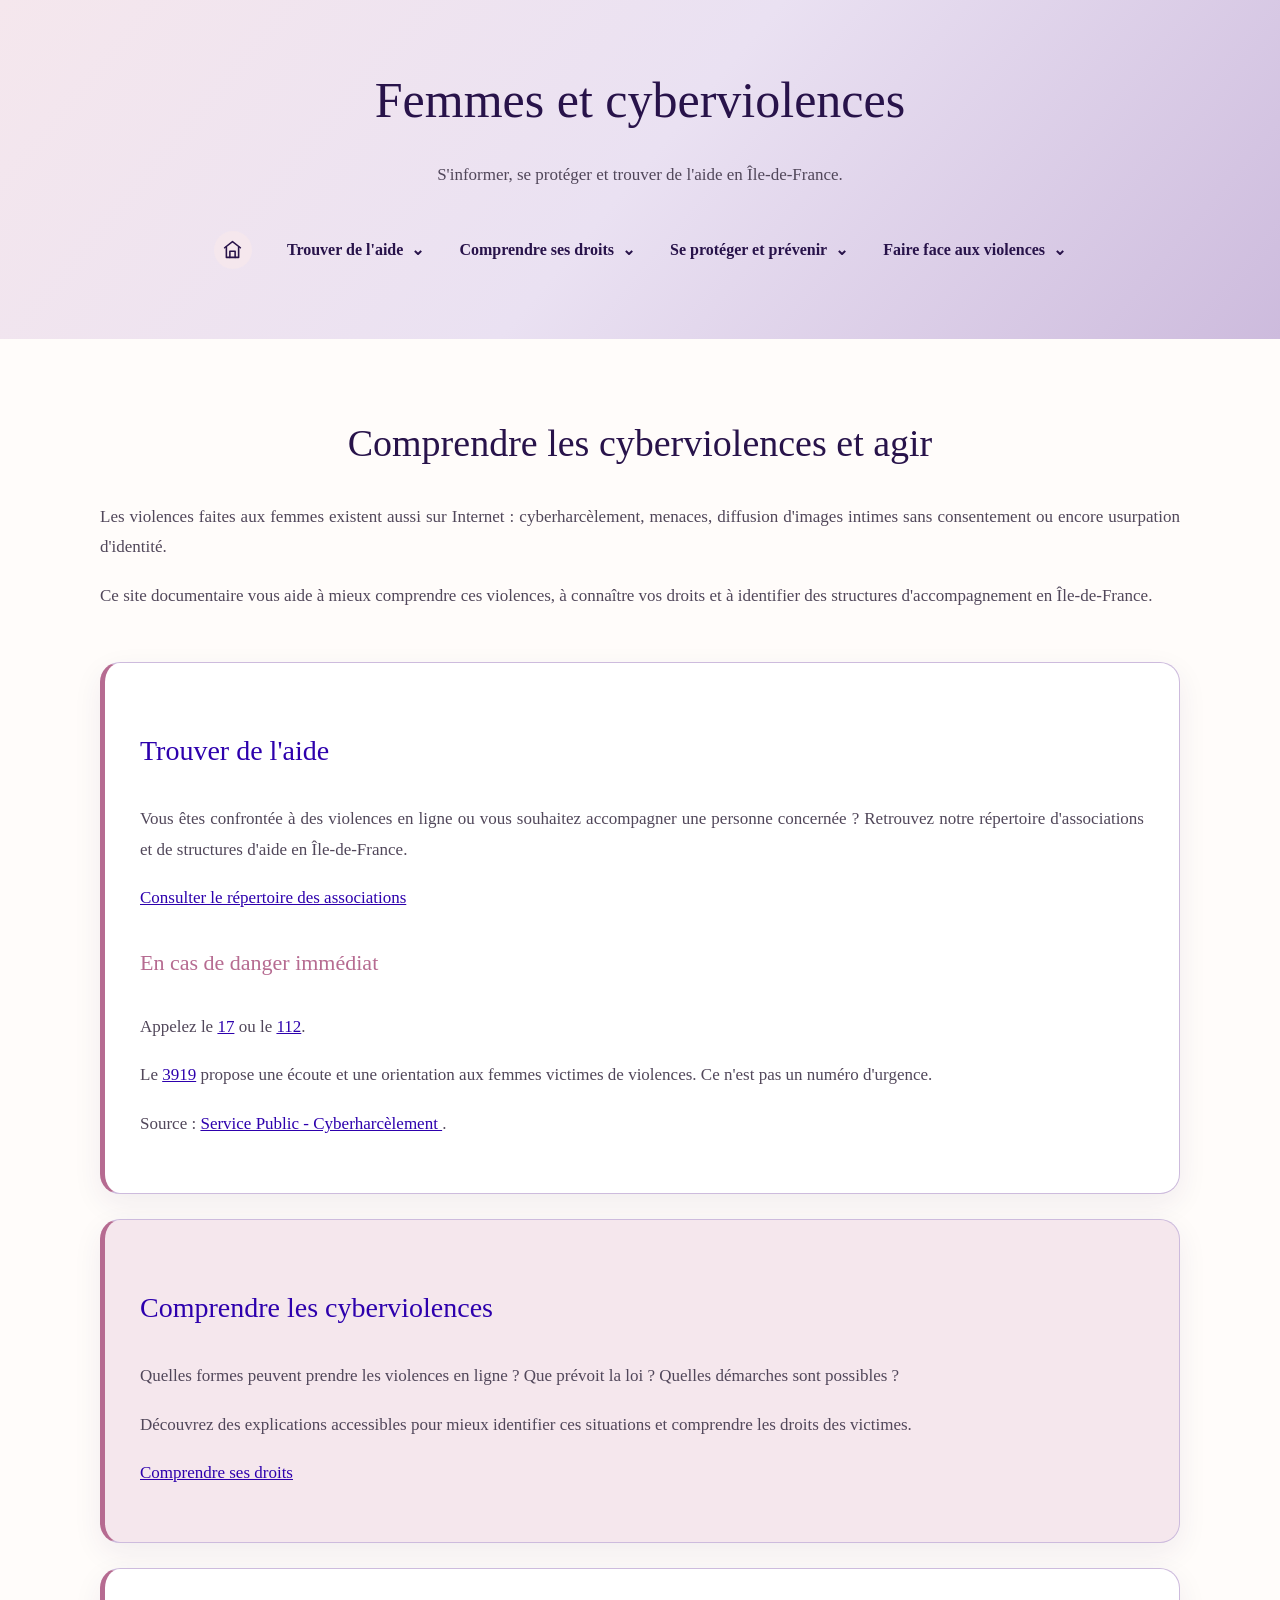
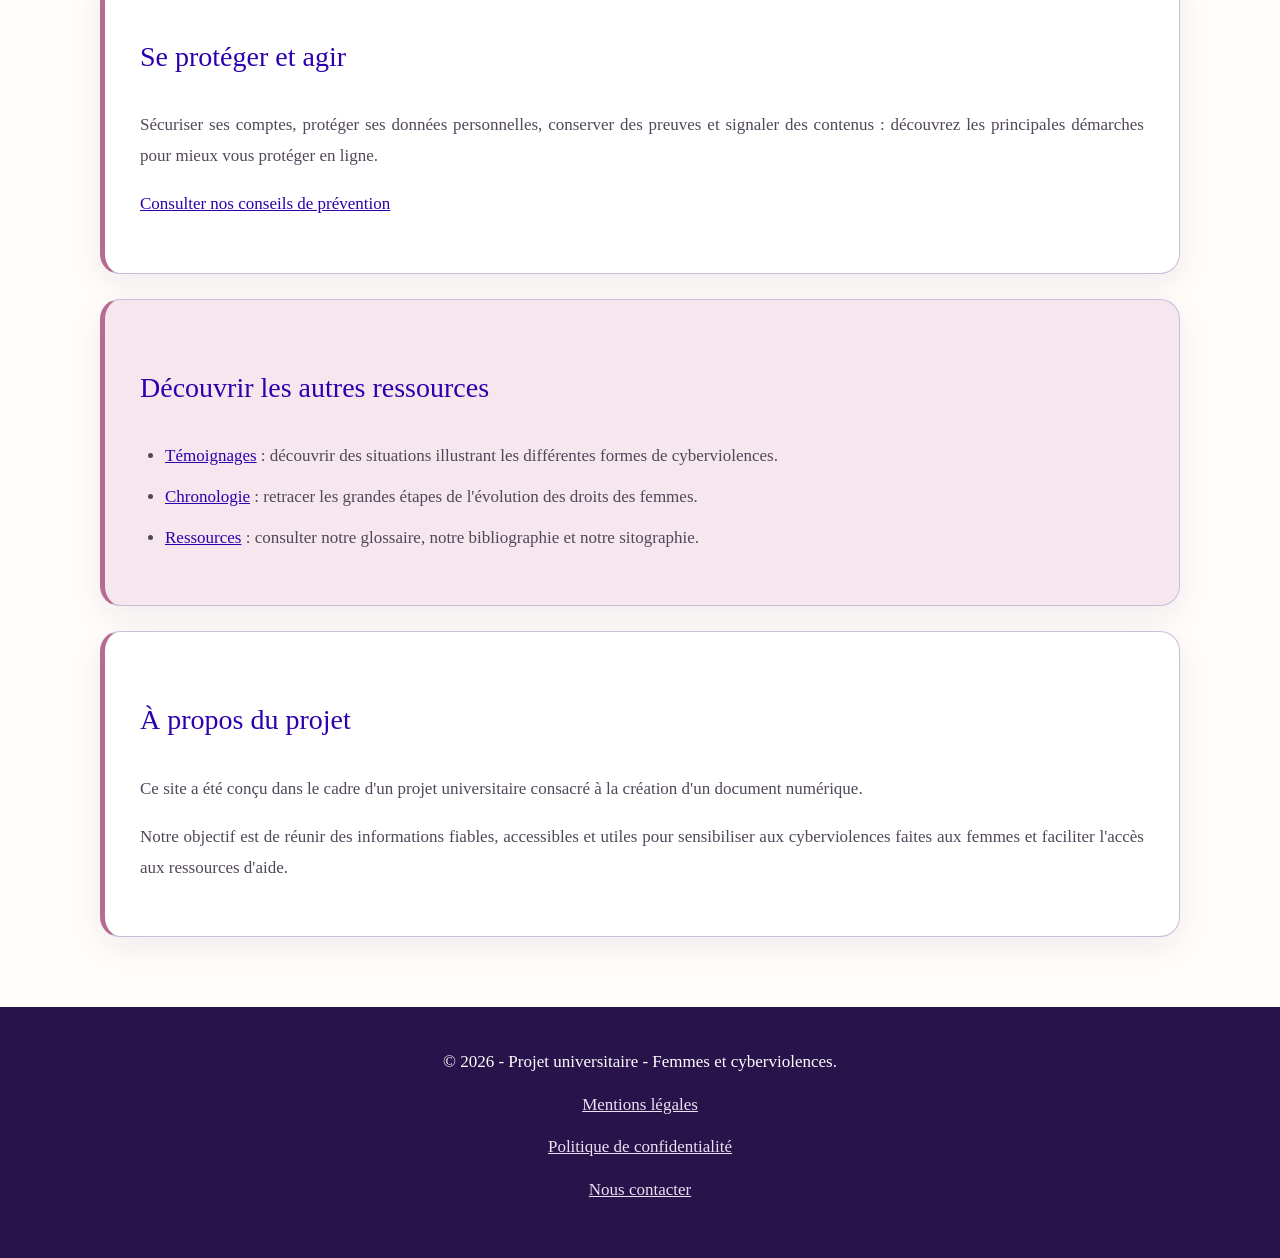
<file: index.html>
<!DOCTYPE html>
<html lang="fr">

<head>
    <meta charset="UTF-8">
    <meta name="viewport" content="width=device-width, initial-scale=1.0">

    <meta name="description" content="Découvrez des ressources sur les cyberviolences faites aux femmes et les associations d'aide en Île-de-France.">

    <title>Accueil - Femmes et cyberviolences</title>

    <!-- Lien vers la feuille de style CSS -->
    <link rel="stylesheet" href="style.css">
</head>

    <script>
document.addEventListener("DOMContentLoaded", function () {

    const menus = document.querySelectorAll(".menu-deroulant");

    menus.forEach(function (menu) {

        // Ouverture au passage de la souris
        menu.addEventListener("mouseenter", function () {
            menus.forEach(function (autreMenu) {
                autreMenu.open = (autreMenu === menu);
            });
        });

        // Fermeture lorsque la souris quitte la rubrique
        menu.addEventListener("mouseleave", function () {
            menu.open = false;
        });

        // Fermeture des autres menus lorsqu'un menu est ouvert
        menu.addEventListener("toggle", function () {
            if (menu.open) {
                menus.forEach(function (autreMenu) {
                    if (autreMenu !== menu) {
                        autreMenu.open = false;
                    }
                });
            }
        });

    });

});
</script>

<body>

    <!-- EN-TÊTE : TITRE ET TEXTE  -->

    <header class="entete-site">

    <div class="presentation-site">
        <h1>Femmes et cyberviolences</h1>
        <p>S'informer, se protéger et trouver de l'aide en Île-de-France.</p>
    </div>

 
<!-- MENU PRINCIPAL -->

<nav class="navigation-principale" aria-label="Navigation principale">

    <!-- BOUTON ACCUEIL AVEC LOGO MAISON -->
    <a href="index.html"
       class="bouton-accueil"
       aria-label="Retour à l'accueil"
       title="Accueil">

        <svg xmlns="http://www.w3.org/2000/svg"
             width="23"
             height="23"
             viewBox="0 0 24 24"
             fill="none"
             stroke="currentColor"
             stroke-width="1.8"
             stroke-linecap="round"
             stroke-linejoin="round"
             aria-hidden="true">

            <path d="m3 10 9-7 9 7"/>
            <path d="M5 9v12h14V9"/>
            <path d="M9 21v-7h6v7"/>

        </svg>

    </a>

        <details class="menu-deroulant">
            <summary>Trouver de l'aide</summary>
            <ul>
                <li><a href="associations.html">Associations</a></li>
                <li><a href="ressources.html">Ressources</a></li>
            </ul>
        </details>

        <details class="menu-deroulant">
            <summary>Comprendre ses droits</summary>
            <ul>
                <li><a href="droits.html">Comprendre ses droits</a></li>
                <li><a href="chronologie.html">Chronologie</a></li>
            </ul>
        </details>

        <details class="menu-deroulant">
            <summary>Se protéger et prévenir</summary>
            <ul>
                <li><a href="prevention.html">Prévention</a></li>
                <li><a href="protegersescomptes.html">Protéger ses comptes</a></li>
            </ul>
        </details>

        <details class="menu-deroulant">
            <summary>Faire face aux violences</summary>
            <ul>
                <li><a href="victimedeviolence.html">Victime de violences</a></li>
                <li><a href="demarchespoursignaler.html">Signaler les violences</a></li>
                <li><a href="violenceenligne.html">Violences en ligne</a></li>
            </ul>
        </details>
         </nav>

</header>
        
    <!-- CONTENU PRINCIPAL DE LA PAGE -->
    <main>

        <article>

            <!-- PRÉSENTATION DU SITE -->

            <header>
                <h2>Comprendre les cyberviolences et agir</h2>

                <p>
                    Les violences faites aux femmes existent aussi
                    sur Internet : cyberharcèlement, menaces,
                    diffusion d'images intimes sans consentement
                    ou encore usurpation d'identité.
                </p>

                <p>
                    Ce site documentaire vous aide à mieux comprendre
                    ces violences, à connaître vos droits et à
                    identifier des structures d'accompagnement
                    en Île-de-France.
                </p>
            </header>

            <!-- RUBRIQUE : TROUVER DE L'AIDE -->
            <section id="aide">

                <h3>Trouver de l'aide</h3>

                <p>
                    Vous êtes confrontée à des violences en ligne
                    ou vous souhaitez accompagner une personne
                    concernée ? Retrouvez notre répertoire
                    d'associations et de structures d'aide
                    en Île-de-France.
                </p>

                <p>
                    <a href="associations.html">
                        Consulter le répertoire des associations
                    </a>
                </p>

                <!-- Informations d'urgence -->

                <h4>En cas de danger immédiat</h4>

                <p>
                    Appelez le <a href="tel:17">17</a>
                    ou le <a href="tel:112">112</a>.
                </p>

                <p>
                    Le <a href="tel:3919">3919</a>
                    propose une écoute et une orientation
                    aux femmes victimes de violences.
                    Ce n'est pas un numéro d'urgence.
                </p>

                <p>
                    Source :
                    <a href="https://www.service-public.gouv.fr/particuliers/vosdroits/F32239">
                        Service Public - Cyberharcèlement
                    </a>.
                </p>

            </section>

            <!-- RUBRIQUE : COMPRENDRE LES CYBERVIOLENCES -->
            <section id="comprendre">

                <h3>Comprendre les cyberviolences</h3>

                <p>
                    Quelles formes peuvent prendre les violences
                    en ligne ? Que prévoit la loi ?
                    Quelles démarches sont possibles ?
                </p>

                <p>
                    Découvrez des explications accessibles
                    pour mieux identifier ces situations
                    et comprendre les droits des victimes.
                </p>

                <p>
                    <a href="droits.html">
                        Comprendre ses droits
                    </a>
                </p>

            </section>

            <!-- RUBRIQUE : PRÉVENTION -->
            <section id="prevention">

                <h3>Se protéger et agir</h3>

                <p>
                    Sécuriser ses comptes, protéger ses données
                    personnelles, conserver des preuves
                    et signaler des contenus :
                    découvrez les principales démarches
                    pour mieux vous protéger en ligne.
                </p>

                <p>
                    <a href="prevention.html">
                        Consulter nos conseils de prévention
                    </a>
                </p>

            </section>

            <!-- RUBRIQUE : AUTRES RESSOURCES -->
            <section id="decouvrir">

                <h3>Découvrir les autres ressources</h3>

                <ul>
                    <li>
                        <a href="temoignages.html">Témoignages</a> :
                        découvrir des situations illustrant
                        les différentes formes de cyberviolences.
                    </li>

                    <li>
                        <a href="chronologie.html">Chronologie</a> :
                        retracer les grandes étapes
                        de l'évolution des droits des femmes.
                    </li>

                    <li>
                        <a href="ressources.html">Ressources</a> :
                        consulter notre glossaire,
                        notre bibliographie et notre sitographie.
                    </li>
                </ul>

            </section>

            <!-- PRÉSENTATION DU PROJET -->
            <section id="projet">

                <h3>À propos du projet</h3>

                <p>
                    Ce site a été conçu dans le cadre
                    d'un projet universitaire consacré
                    à la création d'un document numérique.
                </p>

                <p>
                    Notre objectif est de réunir des informations
                    fiables, accessibles et utiles pour sensibiliser
                    aux cyberviolences faites aux femmes
                    et faciliter l'accès aux ressources d'aide.
                </p>

            </section>

        </article>

    </main>

    <!-- PIED DE PAGE -->
    <footer id="pied-de-page">

        <p>© 2026 - Projet universitaire - Femmes et cyberviolences.</p>

        <!-- Mentions légales -->
        <p>
            <a href="mentions-legales.html">Mentions légales</a>
        </p>

        <!-- Politique de confidentialité -->
        <p>
            <a href="confidentialite.html">Politique de confidentialité</a>
        </p>

        <!-- Contact -->
        <p>
            <a href="contacts.html">Nous contacter</a>
        </p>

        <!-- Mentions légales et licence de réutilisation à compléter -->

    </footer>

</body>
</html>
</file>
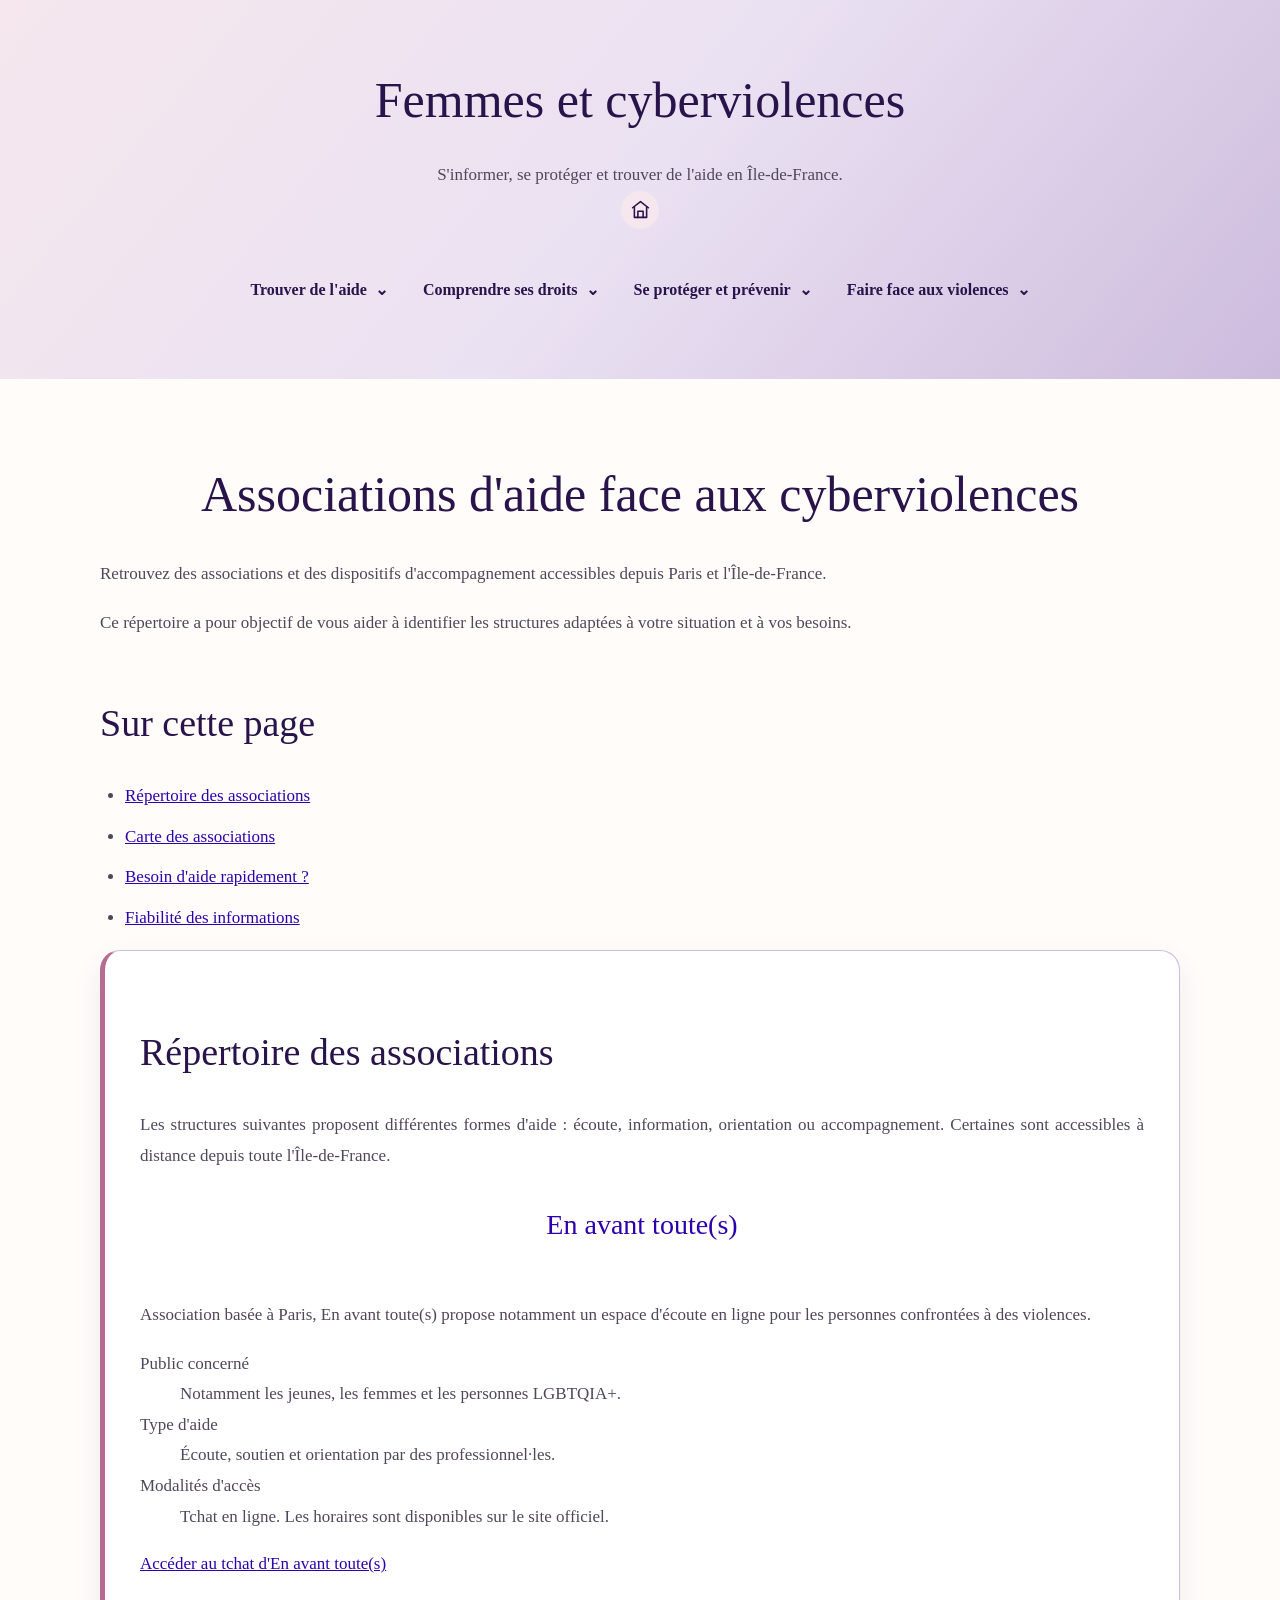
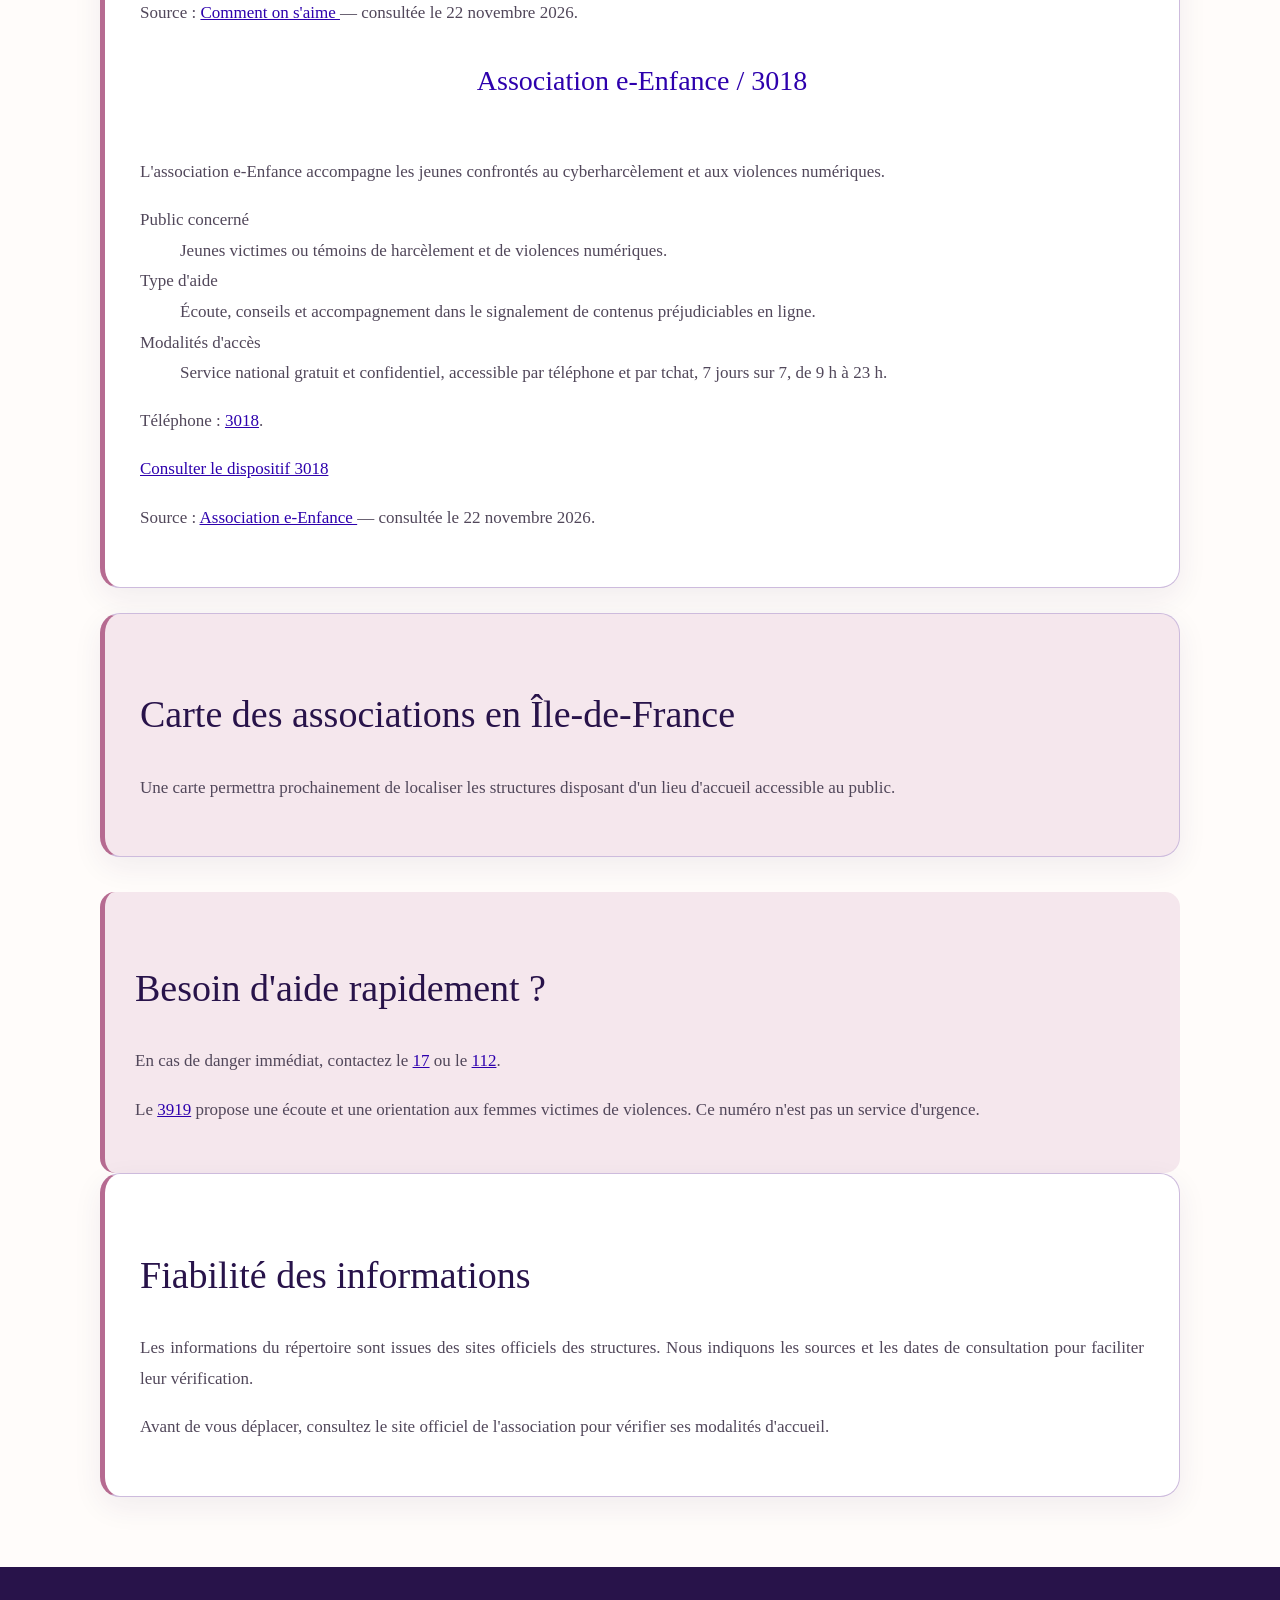
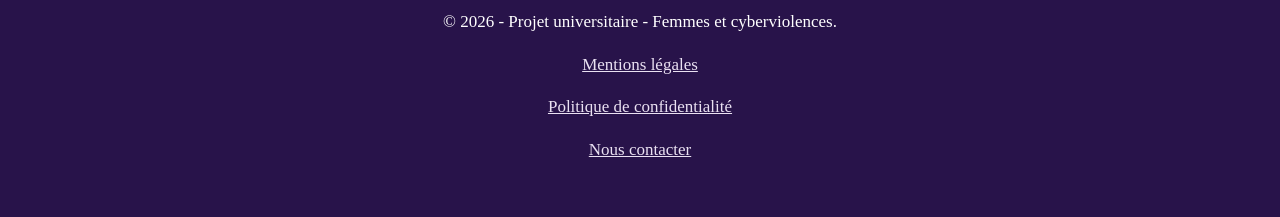
<file: associations.html>
<!DOCTYPE html>
<html lang="fr">

<head>
    <meta charset="UTF-8">
    <meta name="viewport" content="width=device-width, initial-scale=1.0">
    <meta name="description" content="Répertoire des associations et dispositifs d'aide face aux cyberviolences faites aux femmes, accessibles en Île-de-France.">
    <title>Associations d'aide - Femmes et cyberviolences</title>
</head>

      <!-- Lien vers la feuille de style CSS -->
    <link rel="stylesheet" href="style.css">
</head>

    <script>
document.addEventListener("DOMContentLoaded", function () {

    const menus = document.querySelectorAll(".menu-deroulant");

    menus.forEach(function (menu) {

        // Ouverture au passage de la souris
        menu.addEventListener("mouseenter", function () {
            menus.forEach(function (autreMenu) {
                autreMenu.open = (autreMenu === menu);
            });
        });

        // Fermeture lorsque la souris quitte la rubrique
        menu.addEventListener("mouseleave", function () {
            menu.open = false;
        });

        // Fermeture des autres menus lorsqu'un menu est ouvert
        menu.addEventListener("toggle", function () {
            if (menu.open) {
                menus.forEach(function (autreMenu) {
                    if (autreMenu !== menu) {
                        autreMenu.open = false;
                    }
                });
            }
        });

    });

});
</script>

         <!-- EN-TÊTE : TITRE ET TEXTE  -->

    <header class="entete-site">

    <div class="presentation-site">
        <h1>Femmes et cyberviolences</h1>
        <p>S'informer, se protéger et trouver de l'aide en Île-de-France.</p>
    </div>

        <!-- BOUTON ACCUEIL AVEC LOGO MAISON -->
    <a href="index.html"
       class="bouton-accueil"
       aria-label="Retour à l'accueil"
       title="Accueil">

        <svg xmlns="http://www.w3.org/2000/svg"
             width="23"
             height="23"
             viewBox="0 0 24 24"
             fill="none"
             stroke="currentColor"
             stroke-width="1.8"
             stroke-linecap="round"
             stroke-linejoin="round"
             aria-hidden="true">

            <path d="m3 10 9-7 9 7"/>
            <path d="M5 9v12h14V9"/>
            <path d="M9 21v-7h6v7"/>

        </svg>

    </a>

    <!-- MENU PRINCIPAL -->
    <nav class="navigation-principale" aria-label="Navigation principale">

        <details class="menu-deroulant">
            <summary>Trouver de l'aide</summary>
            <ul>
                <li><a href="associations.html">Associations</a></li>
                <li><a href="ressources.html">Ressources</a></li>
            </ul>
        </details>

        <details class="menu-deroulant">
            <summary>Comprendre ses droits</summary>
            <ul>
                <li><a href="droits.html">Comprendre ses droits</a></li>
                <li><a href="chronologie.html">Chronologie</a></li>
            </ul>
        </details>

        <details class="menu-deroulant">
            <summary>Se protéger et prévenir</summary>
            <ul>
                <li><a href="prevention.html">Prévention</a></li>
                <li><a href="protegersescomptes.html">Protéger ses comptes</a></li>
            </ul>
        </details>

        <details class="menu-deroulant">
            <summary>Faire face aux violences</summary>
            <ul>
                <li><a href="victimedeviolence.html">Victime de violences</a></li>
                <li><a href="demarchespoursignaler.html">Signaler les violences</a></li>
                <li><a href="violenceenligne.html">Violences en ligne</a></li>
            </ul>
        </details>
         </nav>
</header>
    
    <main>
        <article>

            <header>
                <h1>Associations d'aide face aux cyberviolences</h1>
                <p>
                    Retrouvez des associations et des dispositifs
                    d'accompagnement accessibles depuis
                    Paris et l'Île-de-France.
                </p>
                <p>
                    Ce répertoire a pour objectif de vous aider
                    à identifier les structures adaptées
                    à votre situation et à vos besoins.
                </p>
            </header>

            <nav aria-label="Sommaire des associations">
                <h2>Sur cette page</h2>
                <ul>
                    <li><a href="#repertoire">Répertoire des associations</a></li>
                    <li><a href="#carte">Carte des associations</a></li>
                    <li><a href="#urgence">Besoin d'aide rapidement ?</a></li>
                    <li><a href="#fiabilite">Fiabilité des informations</a></li>
                </ul>
            </nav>

            <section id="repertoire">
                <h2>Répertoire des associations</h2>
                <p>
                    Les structures suivantes proposent
                    différentes formes d'aide : écoute,
                    information, orientation ou accompagnement.
                    Certaines sont accessibles à distance
                    depuis toute l'Île-de-France.
                </p>

                <article id="en-avant-toutes">
                    <header>
                        <h3>En avant toute(s)</h3>
                    </header>

                    <p>
                        Association basée à Paris,
                        En avant toute(s) propose notamment
                        un espace d'écoute en ligne pour
                        les personnes confrontées à des violences.
                    </p>

                    <dl>
                        <dt>Public concerné</dt>
                        <dd>
                            Notamment les jeunes, les femmes
                            et les personnes LGBTQIA+.
                        </dd>

                        <dt>Type d'aide</dt>
                        <dd>
                            Écoute, soutien et orientation
                            par des professionnel·les.
                        </dd>

                        <dt>Modalités d'accès</dt>
                        <dd>
                            Tchat en ligne. Les horaires
                            sont disponibles sur le site officiel.
                        </dd>
                    </dl>

                    <p>
                        <a href="https://commentonsaime.fr/besoin-daide/le-tchat-pour-discuter/">
                            Accéder au tchat d'En avant toute(s)
                        </a>
                    </p>

                    <footer>
                        <p>
                            Source :
                            <a href="https://commentonsaime.fr/">
                                Comment on s'aime
                            </a>
                            — consultée le
                            <time datetime="2026-11-22">22 novembre 2026</time>.
                        </p>
                    </footer>
                </article>

                <article id="e-enfance">
                    <header>
                        <h3>Association e-Enfance / 3018</h3>
                    </header>

                    <p>
                        L'association e-Enfance accompagne
                        les jeunes confrontés au cyberharcèlement
                        et aux violences numériques.
                    </p>

                    <dl>
                        <dt>Public concerné</dt>
                        <dd>
                            Jeunes victimes ou témoins
                            de harcèlement et de violences numériques.
                        </dd>

                        <dt>Type d'aide</dt>
                        <dd>
                            Écoute, conseils et accompagnement
                            dans le signalement de contenus
                            préjudiciables en ligne.
                        </dd>

                        <dt>Modalités d'accès</dt>
                        <dd>
                            Service national gratuit et confidentiel,
                            accessible par téléphone et par tchat,
                            7 jours sur 7, de 9 h à 23 h.
                        </dd>
                    </dl>

                    <p>
                        Téléphone :
                        <a href="tel:3018">3018</a>.
                    </p>

                    <p>
                        <a href="https://e-enfance.org/le3018/">
                            Consulter le dispositif 3018
                        </a>
                    </p>

                    <footer>
                        <p>
                            Source :
                            <a href="https://e-enfance.org/">
                                Association e-Enfance
                            </a>
                            — consultée le
                            <time datetime="2026-11-22">22 novembre 2026</time>.
                        </p>
                    </footer>
                </article>

                <!-- Ajouter ici les prochaines fiches d'associations -->

            </section>

            <section id="carte">
                <h2>Carte des associations en Île-de-France</h2>
                <p>
                    Une carte permettra prochainement
                    de localiser les structures disposant
                    d'un lieu d'accueil accessible au public.
                </p>

                <!-- Carte à intégrer après vérification des adresses -->
            </section>

            <aside id="urgence">
                <h2>Besoin d'aide rapidement ?</h2>

                <p>
                    En cas de danger immédiat,
                    contactez le <a href="tel:17">17</a>
                    ou le <a href="tel:112">112</a>.
                </p>

                <p>
                    Le <a href="tel:3919">3919</a>
                    propose une écoute et une orientation
                    aux femmes victimes de violences.
                    Ce numéro n'est pas un service d'urgence.
                </p>
            </aside>

            <section id="fiabilite">
                <h2>Fiabilité des informations</h2>
                <p>
                    Les informations du répertoire sont
                    issues des sites officiels des structures.
                    Nous indiquons les sources et les dates
                    de consultation pour faciliter leur vérification.
                </p>
                <p>
                    Avant de vous déplacer, consultez le site
                    officiel de l'association pour vérifier
                    ses modalités d'accueil.
                </p>
            </section>

        </article>
    </main>
<!-- FOOTER -->
<footer id="pied-de-page">

    <p>© 2026 - Projet universitaire - Femmes et cyberviolences.</p>
    <p><a href="mentions-legales.html">Mentions légales</a></p>
    <p><a href="confidentialite.html">Politique de confidentialité</a> </p>
        <p><a href="contacts.html">Nous contacter</a></p>
         <!-- Mentions légales et licence de réutilisation à compléter. -->
</footer>
</body>
</html>
</file>
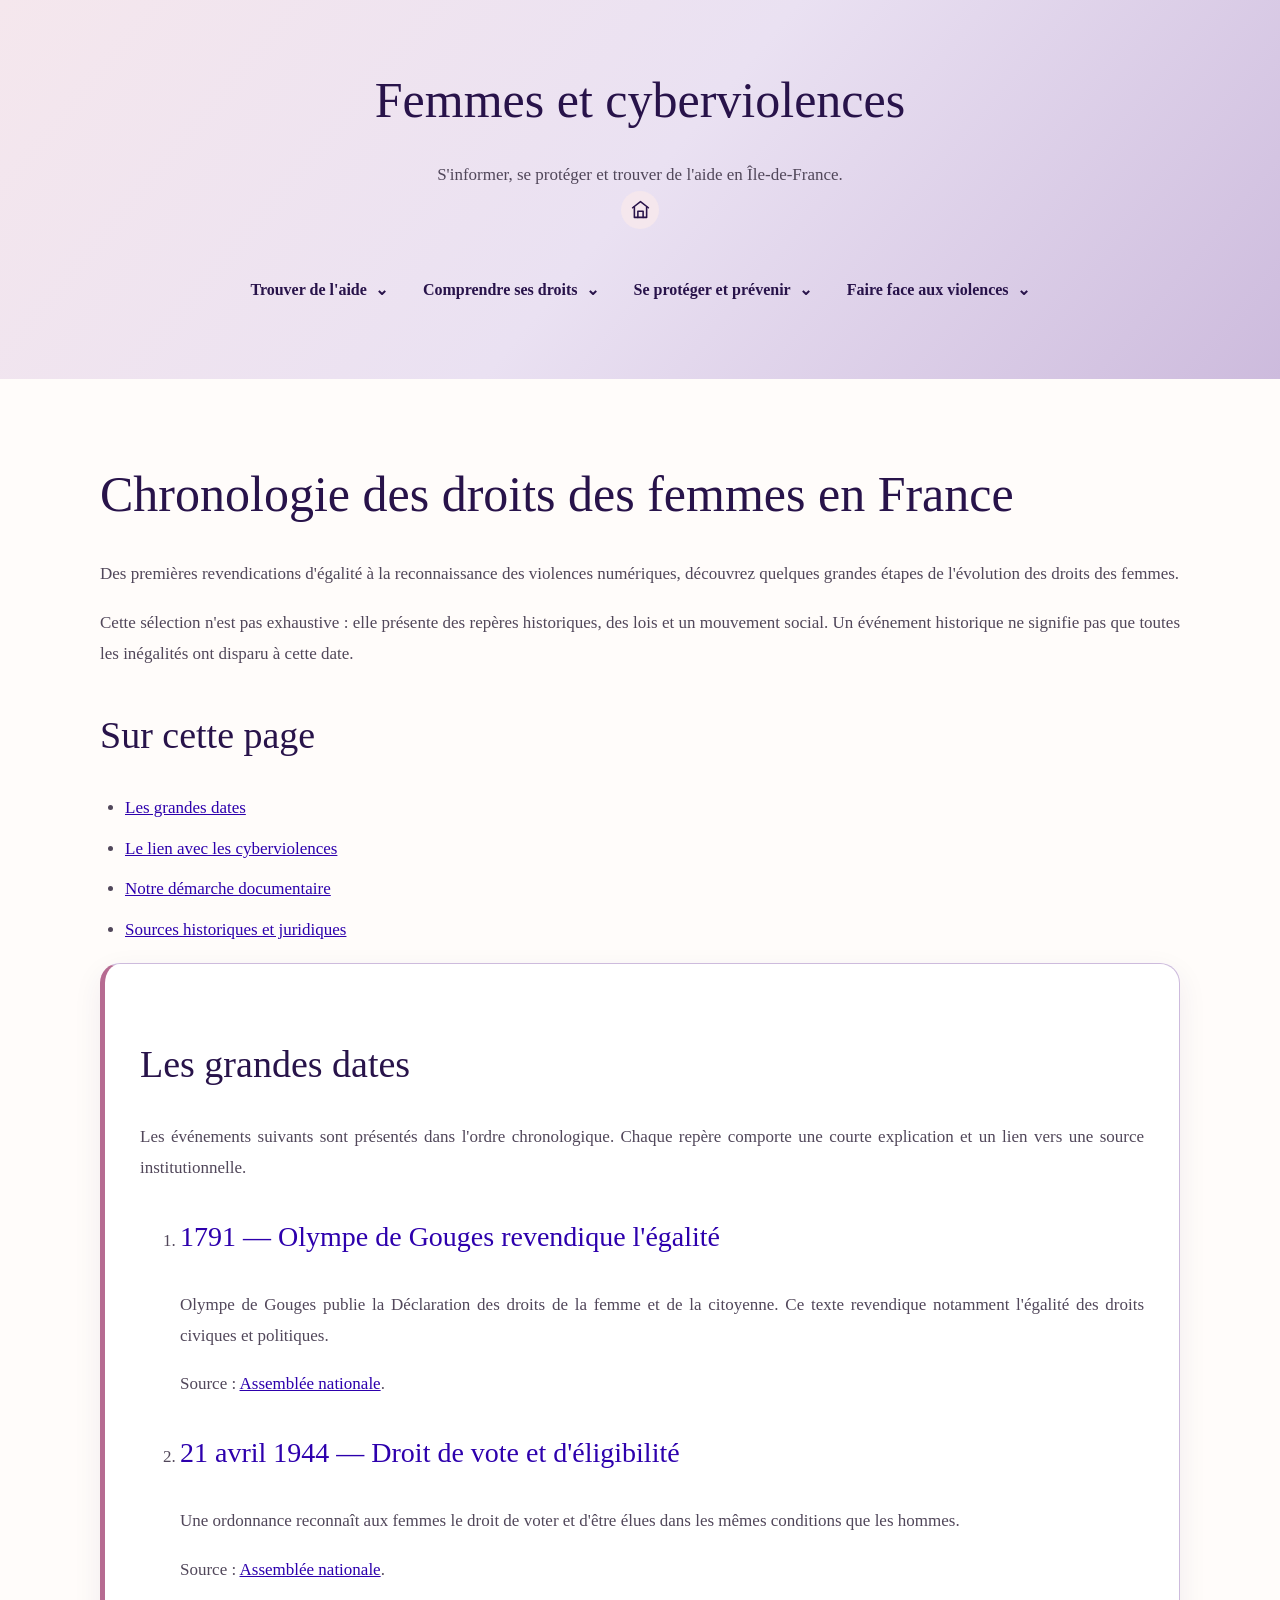
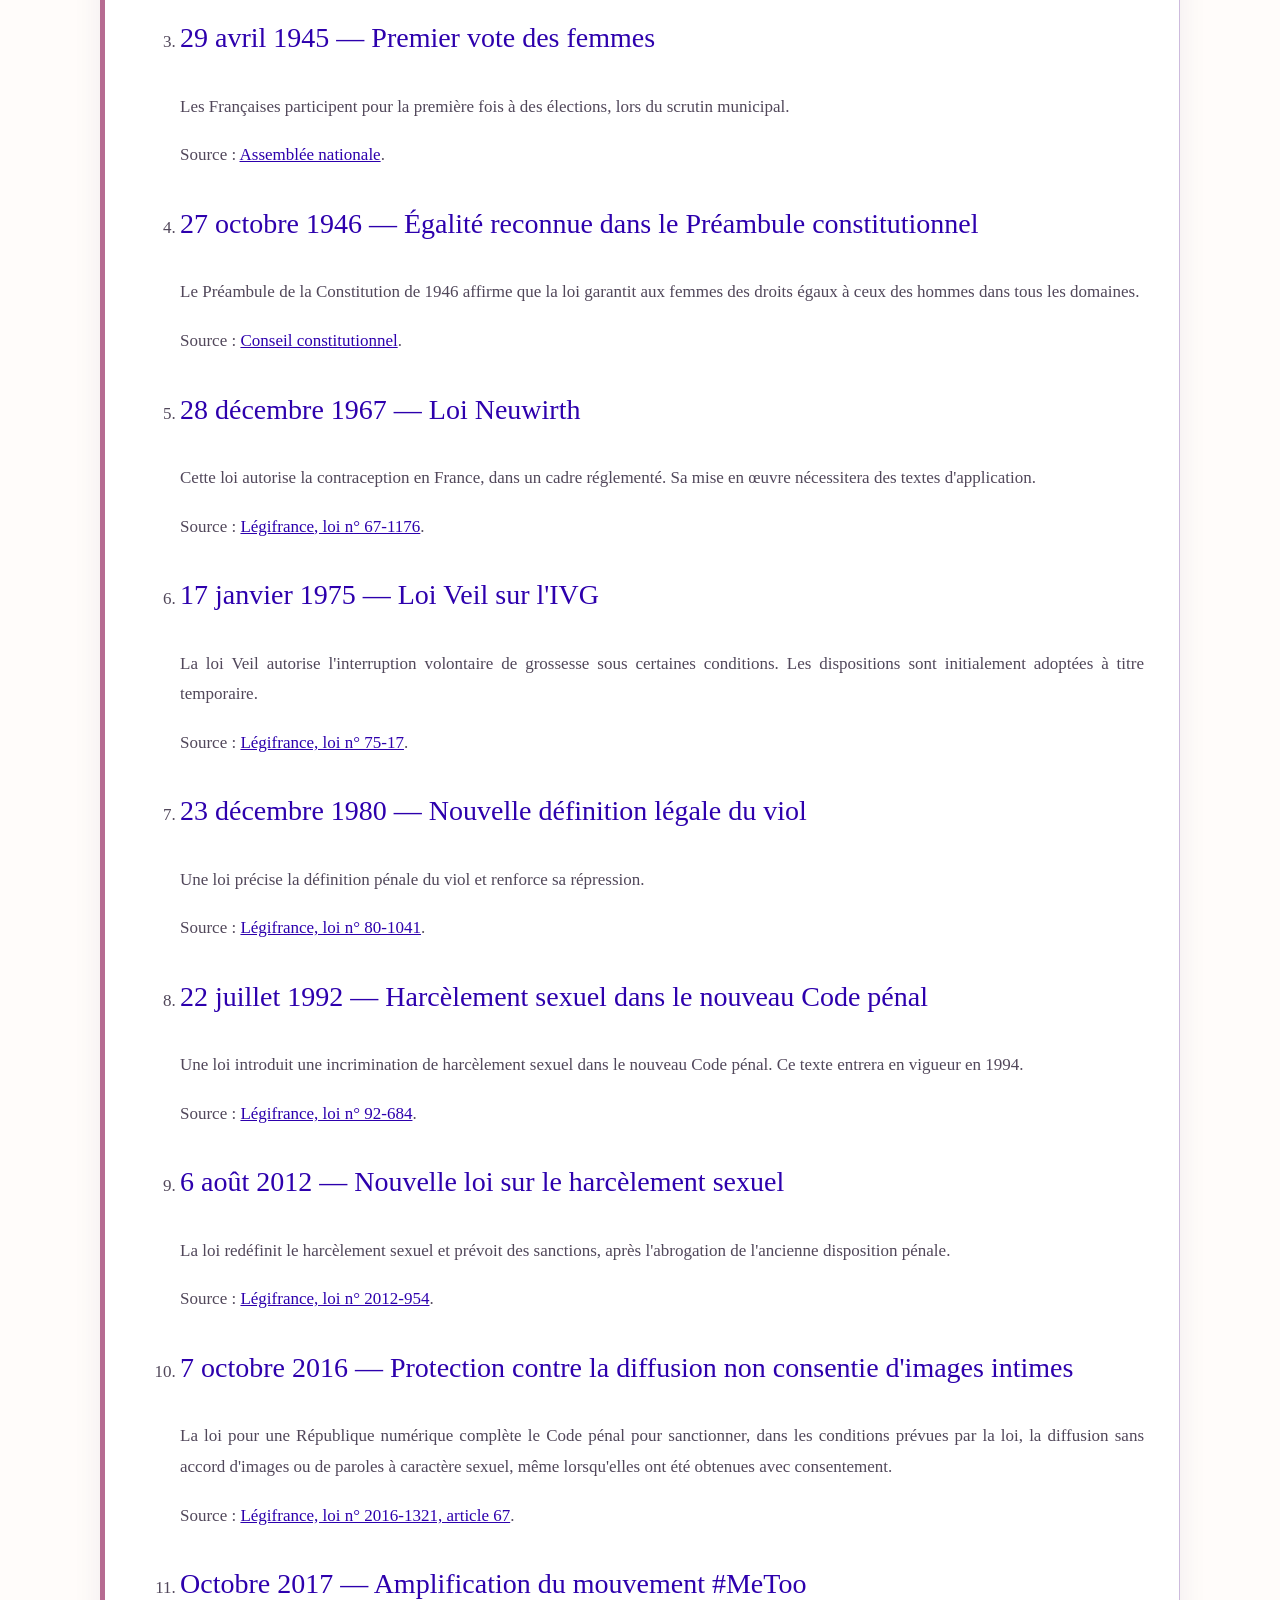
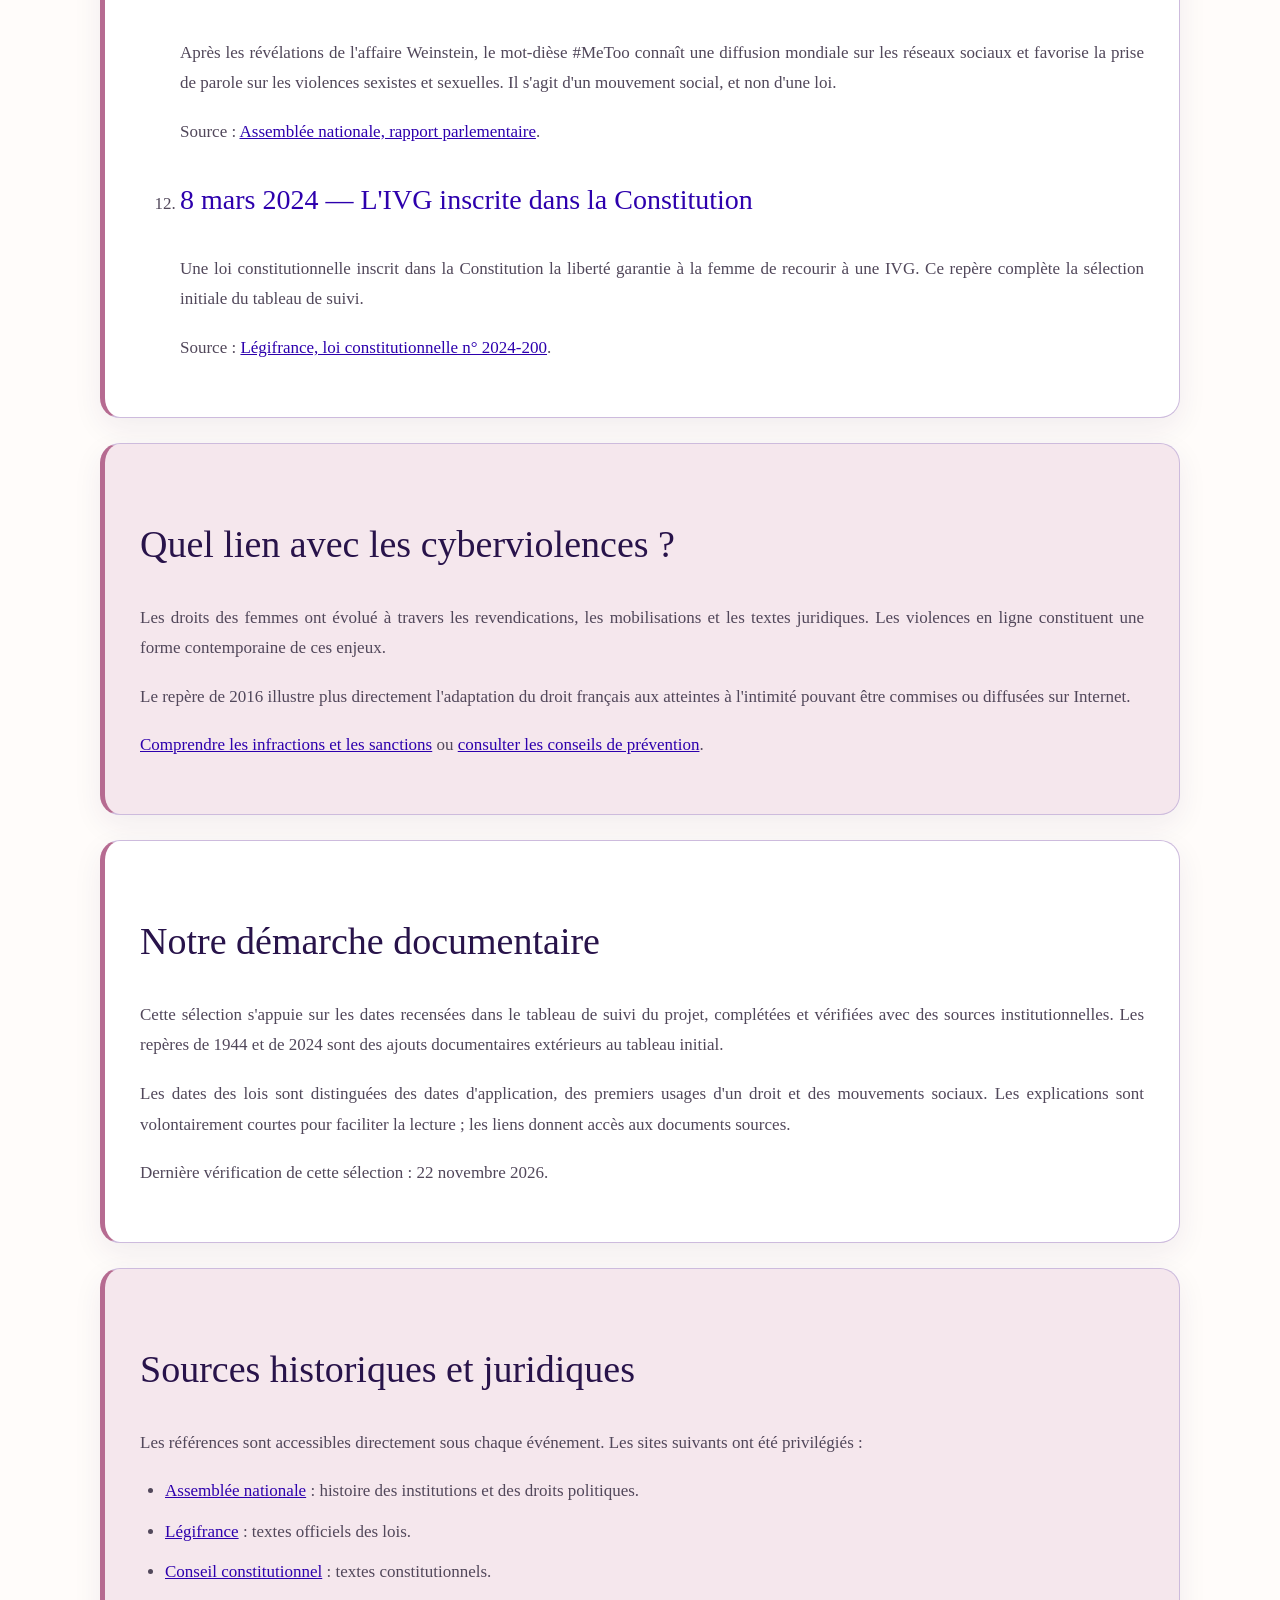
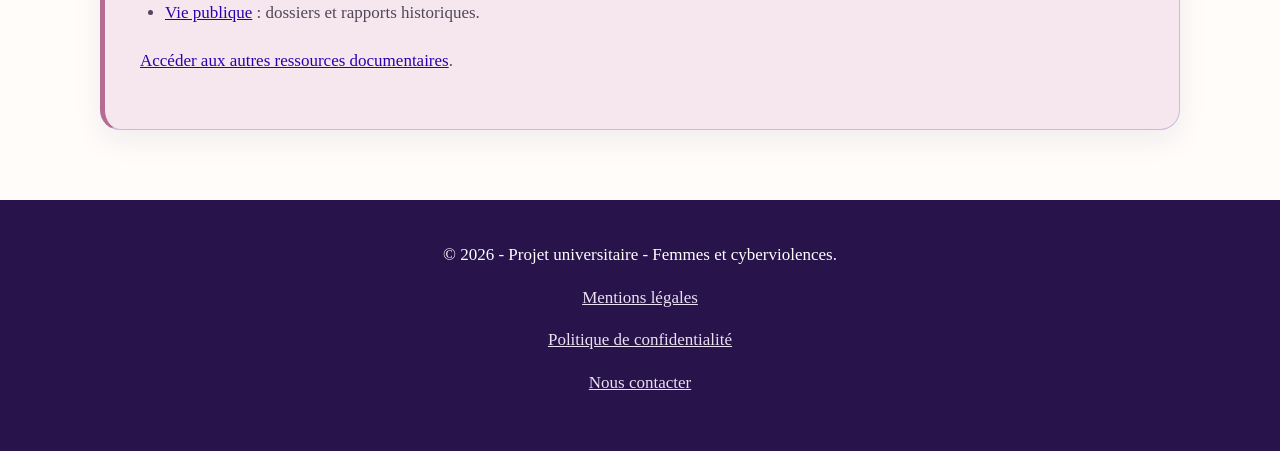
<file: chronologie.html>
<!DOCTYPE html>
<html lang="fr">

<head>
    <meta charset="UTF-8">
    <meta name="viewport" content="width=device-width, initial-scale=1.0">
    <meta name="description" content="Chronologie des droits des femmes en France : droit de vote, égalité, contraception, IVG et protection contre les violences, y compris numériques.">
    <title>Chronologie des droits des femmes - Femmes et cyberviolences</title>
</head>

       <!-- Lien vers la feuille de style CSS -->
    <link rel="stylesheet" href="style.css">
</head>

    <script>
document.addEventListener("DOMContentLoaded", function () {

    const menus = document.querySelectorAll(".menu-deroulant");

    menus.forEach(function (menu) {

        // Ouverture au passage de la souris
        menu.addEventListener("mouseenter", function () {
            menus.forEach(function (autreMenu) {
                autreMenu.open = (autreMenu === menu);
            });
        });

        // Fermeture lorsque la souris quitte la rubrique
        menu.addEventListener("mouseleave", function () {
            menu.open = false;
        });

        // Fermeture des autres menus lorsqu'un menu est ouvert
        menu.addEventListener("toggle", function () {
            if (menu.open) {
                menus.forEach(function (autreMenu) {
                    if (autreMenu !== menu) {
                        autreMenu.open = false;
                    }
                });
            }
        });

    });

});
</script>

         <!-- EN-TÊTE : TITRE ET TEXTE  -->

    <header class="entete-site">

    <div class="presentation-site">
        <h1>Femmes et cyberviolences</h1>
        <p>S'informer, se protéger et trouver de l'aide en Île-de-France.</p>
    </div>

        <!-- BOUTON ACCUEIL AVEC LOGO MAISON -->
    <a href="index.html"
       class="bouton-accueil"
       aria-label="Retour à l'accueil"
       title="Accueil">

        <svg xmlns="http://www.w3.org/2000/svg"
             width="23"
             height="23"
             viewBox="0 0 24 24"
             fill="none"
             stroke="currentColor"
             stroke-width="1.8"
             stroke-linecap="round"
             stroke-linejoin="round"
             aria-hidden="true">

            <path d="m3 10 9-7 9 7"/>
            <path d="M5 9v12h14V9"/>
            <path d="M9 21v-7h6v7"/>

        </svg>

    </a>

    <!-- MENU PRINCIPAL -->
    <nav class="navigation-principale" aria-label="Navigation principale">

        <details class="menu-deroulant">
            <summary>Trouver de l'aide</summary>
            <ul>
                <li><a href="associations.html">Associations</a></li>
                <li><a href="ressources.html">Ressources</a></li>
            </ul>
        </details>

        <details class="menu-deroulant">
            <summary>Comprendre ses droits</summary>
            <ul>
                <li><a href="droits.html">Comprendre ses droits</a></li>
                <li><a href="chronologie.html">Chronologie</a></li>
            </ul>
        </details>

        <details class="menu-deroulant">
            <summary>Se protéger et prévenir</summary>
            <ul>
                <li><a href="prevention.html">Prévention</a></li>
                <li><a href="protegersescomptes.html">Protéger ses comptes</a></li>
            </ul>
        </details>

        <details class="menu-deroulant">
            <summary>Faire face aux violences</summary>
            <ul>
                <li><a href="victimedeviolence.html">Victime de violences</a></li>
                <li><a href="demarchespoursignaler.html">Signaler les violences</a></li>
                <li><a href="violenceenligne.html">Violences en ligne</a></li>
            </ul>
        </details>
         </nav>
</header>

    <main>
        <article>
            <div class="introduction-page">
    <h1>Chronologie des droits des femmes en France</h1>

    <p>
        Des premières revendications d'égalité à la reconnaissance
        des violences numériques, découvrez quelques grandes étapes
        de l'évolution des droits des femmes.
    </p>

    <p>
        Cette sélection n'est pas exhaustive : elle présente des
        repères historiques, des lois et un mouvement social.
        Un événement historique ne signifie pas que toutes les
        inégalités ont disparu à cette date.
    </p>
             </div>
            <nav aria-label="Sommaire de la chronologie">
                <h2>Sur cette page</h2>
                <ul>
                    <li><a href="#reperes">Les grandes dates</a></li>
                    <li><a href="#lien-cyberviolences">Le lien avec les cyberviolences</a></li>
                    <li><a href="#methode">Notre démarche documentaire</a></li>
                    <li><a href="#sources">Sources historiques et juridiques</a></li>
                </ul>
            </nav>

            <section id="reperes">
                <h2>Les grandes dates</h2>
                <p>
                    Les événements suivants sont présentés dans l'ordre
                    chronologique. Chaque repère comporte une courte explication
                    et un lien vers une source institutionnelle.
                </p>

                <ol>
                    <li>
                        <article id="date-1791">
                            <h3><time datetime="1791">1791</time> — Olympe de Gouges revendique l'égalité</h3>
                            <p>
                                Olympe de Gouges publie la Déclaration des droits
                                de la femme et de la citoyenne. Ce texte revendique
                                notamment l'égalité des droits civiques et politiques.
                            </p>
                            <p>Source : <a href="https://www.assemblee-nationale.fr/dyn/histoire-et-patrimoine/revolution-francaise/declaration-des-droits-de-la-femme-et-de-la-citoyenne-olympe-de-gouges">Assemblée nationale</a>.</p>
                        </article>
                    </li>
                    <li>
                        <article id="date-1944">
                            <h3><time datetime="1944-04-21">21 avril 1944</time> — Droit de vote et d'éligibilité</h3>
                            <p>
                                Une ordonnance reconnaît aux femmes le droit de voter
                                et d'être élues dans les mêmes conditions que les hommes.
                            </p>
                            <p>Source : <a href="https://www2.assemblee-nationale.fr/decouvrir-l-assemblee/histoire/le-suffrage-universel/la-conquete-de-la-citoyennete-politique-des-femmes/chronologie-du-droit-de-vote-et-d-eligibilite-des-femmes">Assemblée nationale</a>.</p>
                        </article>
                    </li>
                    <li>
                        <article id="date-1945">
                            <h3><time datetime="1945-04-29">29 avril 1945</time> — Premier vote des femmes</h3>
                            <p>
                                Les Françaises participent pour la première fois
                                à des élections, lors du scrutin municipal.
                            </p>
                            <p>Source : <a href="https://www2.assemblee-nationale.fr/decouvrir-l-assemblee/histoire/le-suffrage-universel/la-conquete-de-la-citoyennete-politique-des-femmes/les-33-femmes-elues-deputees-pour-la-premiere-fois-en-1945">Assemblée nationale</a>.</p>
                        </article>
                    </li>
                    <li>
                        <article id="date-1946">
                            <h3><time datetime="1946-10-27">27 octobre 1946</time> — Égalité reconnue dans le Préambule constitutionnel</h3>
                            <p>
                                Le Préambule de la Constitution de 1946 affirme que
                                la loi garantit aux femmes des droits égaux à ceux
                                des hommes dans tous les domaines.
                            </p>
                            <p>Source : <a href="https://qpc360.conseil-constitutionnel.fr/bloc-constitutionnalite">Conseil constitutionnel</a>.</p>
                        </article>
                    </li>
                    <li>
                        <article id="date-1967">
                            <h3><time datetime="1967-12-28">28 décembre 1967</time> — Loi Neuwirth</h3>
                            <p>
                                Cette loi autorise la contraception en France,
                                dans un cadre réglementé. Sa mise en œuvre
                                nécessitera des textes d'application.
                            </p>
                            <p>Source : <a href="https://www.legifrance.gouv.fr/loda/id/JORFTEXT000000880754">Légifrance, loi n° 67-1176</a>.</p>
                        </article>
                    </li>
                    <li>
                        <article id="date-1975">
                            <h3><time datetime="1975-01-17">17 janvier 1975</time> — Loi Veil sur l'IVG</h3>
                            <p>
                                La loi Veil autorise l'interruption volontaire
                                de grossesse sous certaines conditions. Les
                                dispositions sont initialement adoptées à titre temporaire.
                            </p>
                            <p>Source : <a href="https://www.legifrance.gouv.fr/loda/id/JORFTEXT000000700230/">Légifrance, loi n° 75-17</a>.</p>
                        </article>
                    </li>
                    <li>
                        <article id="date-1980">
                            <h3><time datetime="1980-12-23">23 décembre 1980</time> — Nouvelle définition légale du viol</h3>
                            <p>
                                Une loi précise la définition pénale du viol
                                et renforce sa répression.
                            </p>
                            <p>Source : <a href="https://www.legifrance.gouv.fr/jorf/id/JORFTEXT000000886767">Légifrance, loi n° 80-1041</a>.</p>
                        </article>
                    </li>
                    <li>
                        <article id="date-1992">
                            <h3><time datetime="1992-07-22">22 juillet 1992</time> — Harcèlement sexuel dans le nouveau Code pénal</h3>
                            <p>
                                Une loi introduit une incrimination de harcèlement
                                sexuel dans le nouveau Code pénal. Ce texte
                                entrera en vigueur en 1994.
                            </p>
                            <p>Source : <a href="https://www.legifrance.gouv.fr/jorf/id/JORFTEXT000000540288">Légifrance, loi n° 92-684</a>.</p>
                        </article>
                    </li>
                    <li>
                        <article id="date-2012">
                            <h3><time datetime="2012-08-06">6 août 2012</time> — Nouvelle loi sur le harcèlement sexuel</h3>
                            <p>
                                La loi redéfinit le harcèlement sexuel
                                et prévoit des sanctions, après l'abrogation
                                de l'ancienne disposition pénale.
                            </p>
                            <p>Source : <a href="https://www.legifrance.gouv.fr/loda/id/JORFTEXT000026263463/">Légifrance, loi n° 2012-954</a>.</p>
                        </article>
                    </li>
                    <li>
                        <article id="date-2016">
                            <h3><time datetime="2016-10-07">7 octobre 2016</time> — Protection contre la diffusion non consentie d'images intimes</h3>
                            <p>
                                La loi pour une République numérique complète
                                le Code pénal pour sanctionner, dans les conditions
                                prévues par la loi, la diffusion sans accord
                                d'images ou de paroles à caractère sexuel,
                                même lorsqu'elles ont été obtenues avec consentement.
                            </p>
                            <p>Source : <a href="https://www.legifrance.gouv.fr/jorf/article_jo/JORFARTI000033203291">Légifrance, loi n° 2016-1321, article 67</a>.</p>
                        </article>
                    </li>
                    <li>
                        <article id="date-2017">
                            <h3><time datetime="2017-10">Octobre 2017</time> — Amplification du mouvement #MeToo</h3>
                            <p>
                                Après les révélations de l'affaire Weinstein,
                                le mot-dièse #MeToo connaît une diffusion mondiale
                                sur les réseaux sociaux et favorise la prise de
                                parole sur les violences sexistes et sexuelles.
                                Il s'agit d'un mouvement social, et non d'une loi.
                            </p>
                            <p>Source : <a href="https://www.assemblee-nationale.fr/dyn/opendata/RINFANR5L15B4907.html">Assemblée nationale, rapport parlementaire</a>.</p>
                        </article>
                    </li>
                    <li>
                        <article id="date-2024">
                            <h3><time datetime="2024-03-08">8 mars 2024</time> — L'IVG inscrite dans la Constitution</h3>
                            <p>
                                Une loi constitutionnelle inscrit dans la Constitution
                                la liberté garantie à la femme de recourir à une IVG.
                                Ce repère complète la sélection initiale du tableau de suivi.
                            </p>
                            <p>Source : <a href="https://www.legifrance.gouv.fr/loda/id/JORFTEXT000049251463/">Légifrance, loi constitutionnelle n° 2024-200</a>.</p>
                        </article>
                    </li>
                </ol>
            </section>

            <section id="lien-cyberviolences">
                <h2>Quel lien avec les cyberviolences ?</h2>
                <p>
                    Les droits des femmes ont évolué à travers les revendications,
                    les mobilisations et les textes juridiques. Les violences en
                    ligne constituent une forme contemporaine de ces enjeux.
                </p>
                <p>
                    Le repère de 2016 illustre plus directement l'adaptation
                    du droit français aux atteintes à l'intimité pouvant être
                    commises ou diffusées sur Internet.
                </p>
                <p>
                    <a href="droits.html">Comprendre les infractions et les sanctions</a>
                    ou <a href="prevention.html">consulter les conseils de prévention</a>.
                </p>
            </section>

            <section id="methode">
                <h2>Notre démarche documentaire</h2>
                <p>
                    Cette sélection s'appuie sur les dates recensées dans le
                    tableau de suivi du projet, complétées et vérifiées avec
                    des sources institutionnelles. Les repères de 1944
                    et de 2024 sont des ajouts documentaires extérieurs
                    au tableau initial.
                </p>
                <p>
                    Les dates des lois sont distinguées des dates d'application,
                    des premiers usages d'un droit et des mouvements sociaux.
                    Les explications sont volontairement courtes pour faciliter
                    la lecture ; les liens donnent accès aux documents sources.
                </p>
                <p>
                    Dernière vérification de cette sélection :
                    <time datetime="2026-11-22">22 novembre 2026</time>.
                </p>
            </section>

            <section id="sources">
                <h2>Sources historiques et juridiques</h2>
                <p>
                    Les références sont accessibles directement sous chaque
                    événement. Les sites suivants ont été privilégiés :
                </p>
                <ul>
                    <li><a href="https://www.assemblee-nationale.fr/">Assemblée nationale</a> : histoire des institutions et des droits politiques.</li>
                    <li><a href="https://www.legifrance.gouv.fr/">Légifrance</a> : textes officiels des lois.</li>
                    <li><a href="https://qpc360.conseil-constitutionnel.fr/bloc-constitutionnalite">Conseil constitutionnel</a> : textes constitutionnels.</li>
                    <li><a href="https://www.vie-publique.fr/">Vie publique</a> : dossiers et rapports historiques.</li>
                </ul>
                <p><a href="ressources.html">Accéder aux autres ressources documentaires</a>.</p>
            </section>
        </article>
    </main>
    
    <!-- FOOTER -->
<footer id="pied-de-page">

    <p>© 2026 - Projet universitaire - Femmes et cyberviolences.</p>
    <p><a href="mentions-legales.html">Mentions légales</a></p>
    <p><a href="confidentialite.html">Politique de confidentialité</a> </p>
        <p><a href="contacts.html">Nous contacter</a></p>
         <!-- Mentions légales et licence de réutilisation à compléter. -->
</footer>
</body>
</html>
</file>
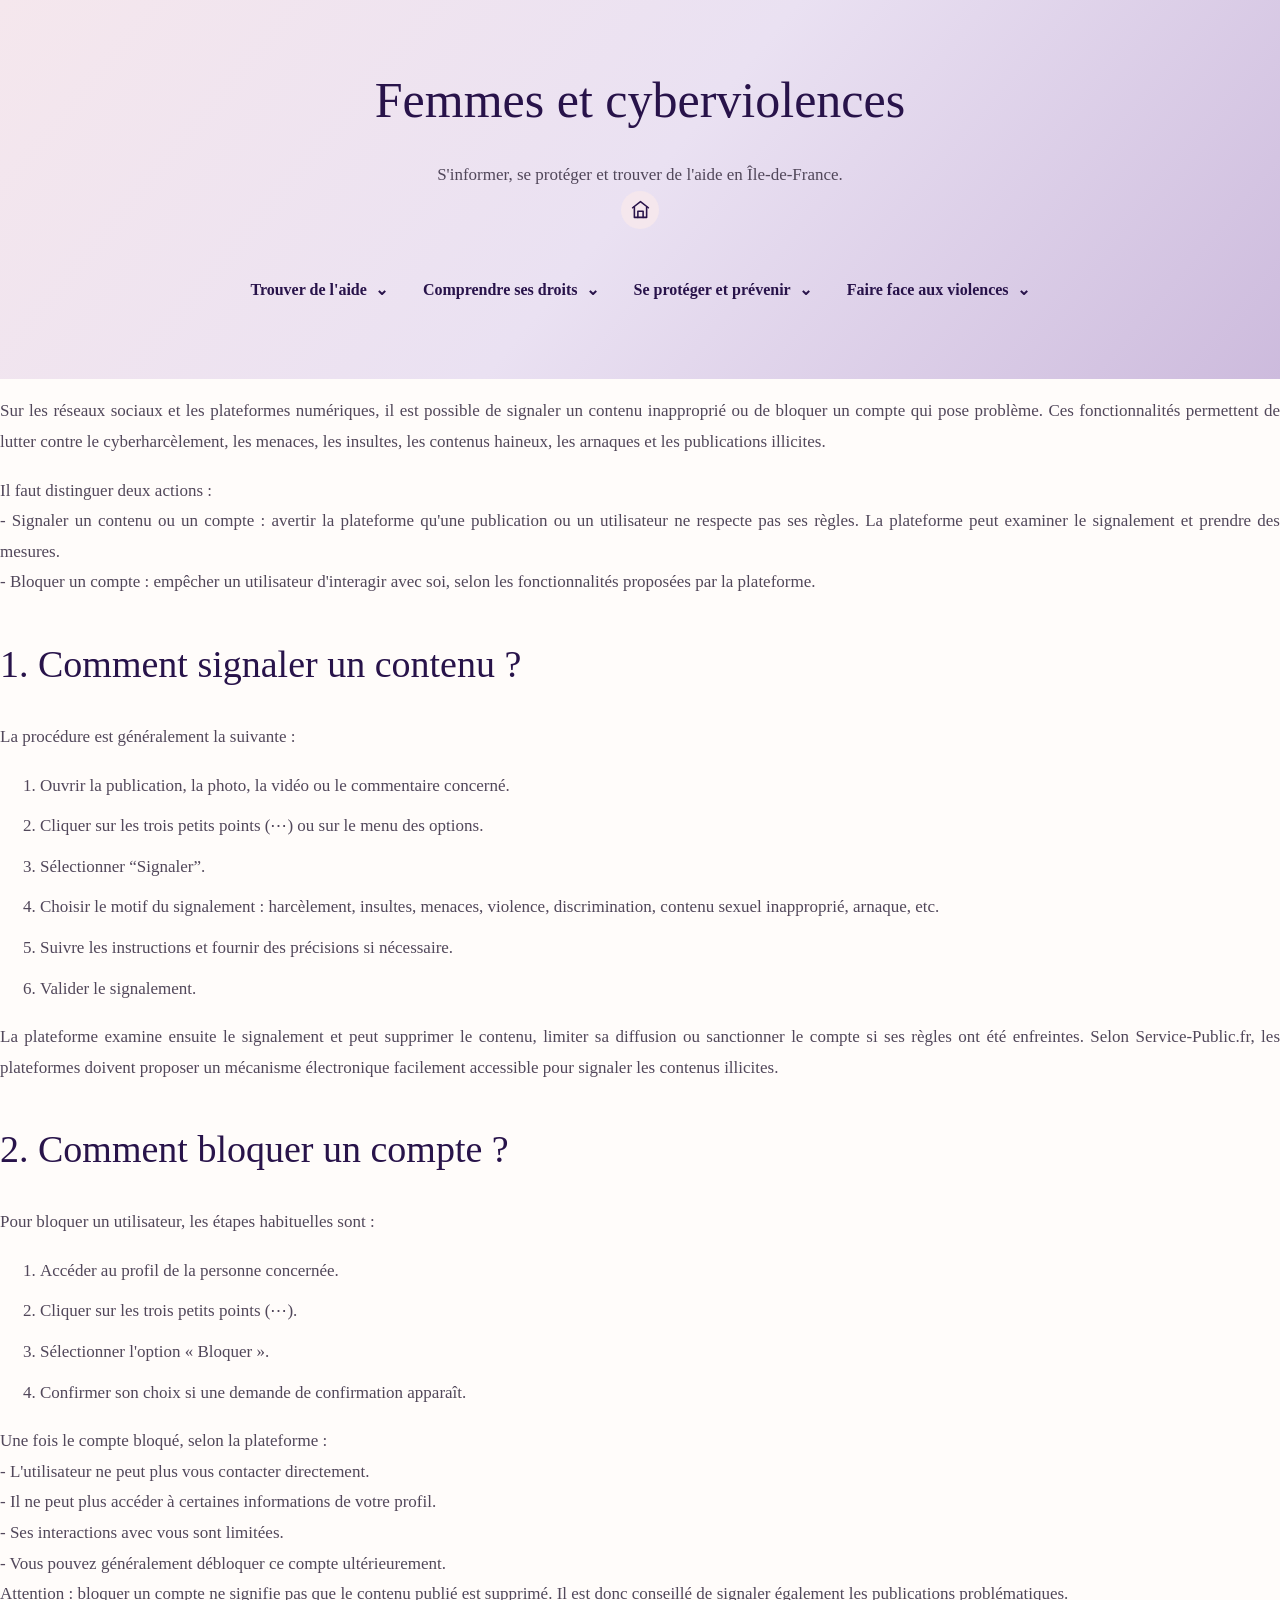
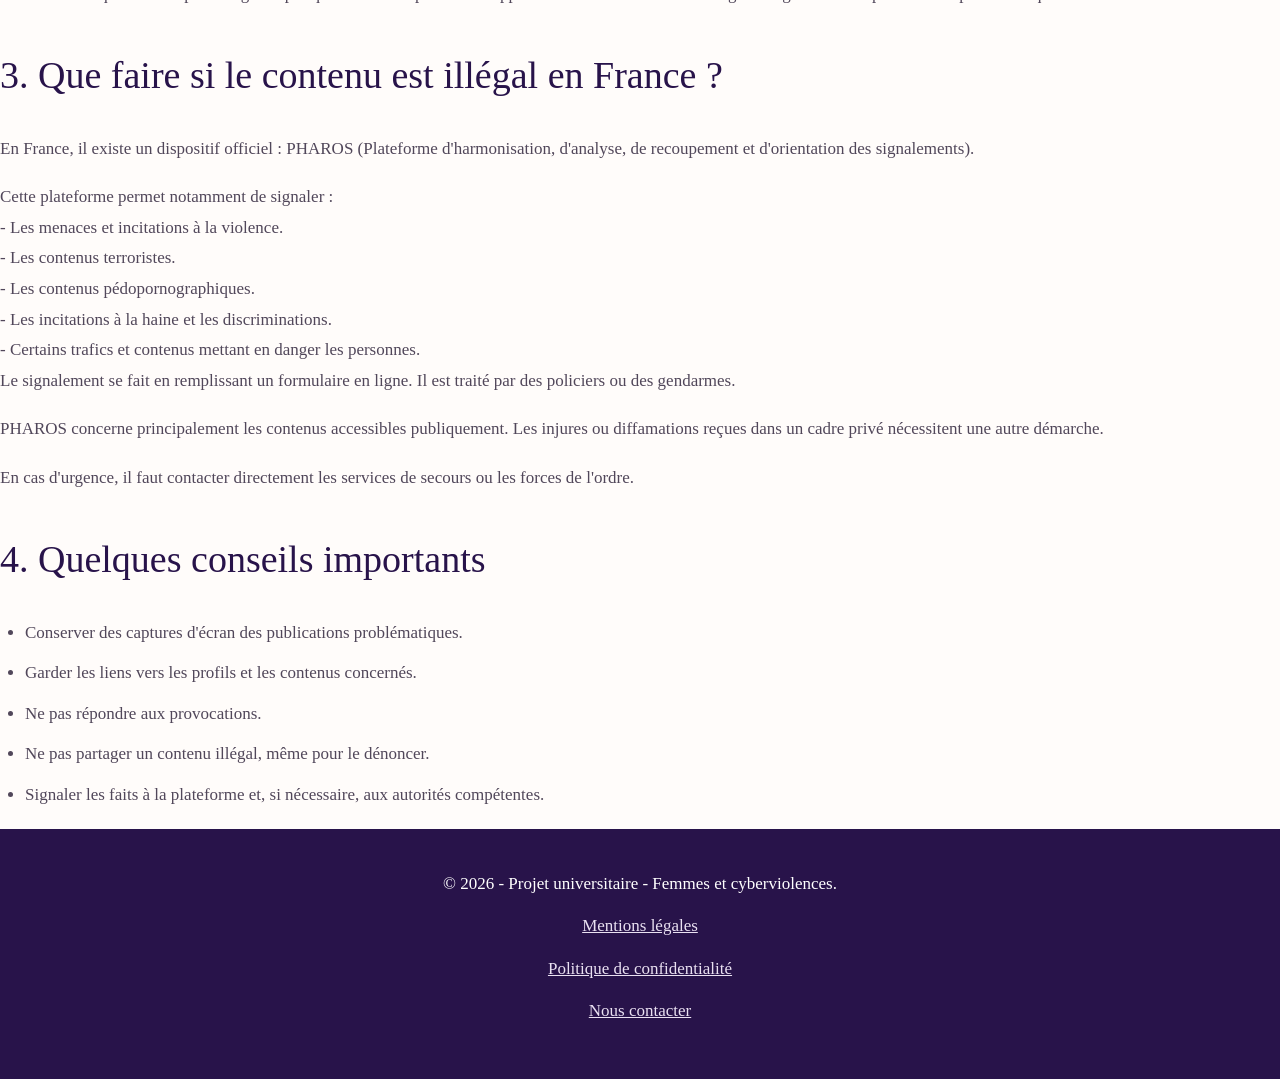
<file: demarchespoursignaler.html>
<!DOCTYPE html>
<html lang="fr">
<head>
    <meta charset="UTF-8">
    <meta name="viewport" content="width=device-width, initial-scale=1.0">
    <meta name="description" content="Conseils pour se protéger des cyberviolences faites aux femmes : sécuriser ses comptes, conserver des preuves, signaler des faits et aider une victime.">
    <title>Démarches pour signaler un contenu ou bloquer un compte</title>

    
      <!-- Lien vers la feuille de style CSS -->
    <link rel="stylesheet" href="style.css">
</head>

    <script>
document.addEventListener("DOMContentLoaded", function () {

    const menus = document.querySelectorAll(".menu-deroulant");

    menus.forEach(function (menu) {

        // Ouverture au passage de la souris
        menu.addEventListener("mouseenter", function () {
            menus.forEach(function (autreMenu) {
                autreMenu.open = (autreMenu === menu);
            });
        });

        // Fermeture lorsque la souris quitte la rubrique
        menu.addEventListener("mouseleave", function () {
            menu.open = false;
        });

        // Fermeture des autres menus lorsqu'un menu est ouvert
        menu.addEventListener("toggle", function () {
            if (menu.open) {
                menus.forEach(function (autreMenu) {
                    if (autreMenu !== menu) {
                        autreMenu.open = false;
                    }
                });
            }
        });

    });

});
</script>

         <!-- EN-TÊTE : TITRE ET TEXTE  -->

    <header class="entete-site">

    <div class="presentation-site">
        <h1>Femmes et cyberviolences</h1>
        <p>S'informer, se protéger et trouver de l'aide en Île-de-France.</p>
    </div>

        <!-- BOUTON ACCUEIL AVEC LOGO MAISON -->
    <a href="index.html"
       class="bouton-accueil"
       aria-label="Retour à l'accueil"
       title="Accueil">

        <svg xmlns="http://www.w3.org/2000/svg"
             width="23"
             height="23"
             viewBox="0 0 24 24"
             fill="none"
             stroke="currentColor"
             stroke-width="1.8"
             stroke-linecap="round"
             stroke-linejoin="round"
             aria-hidden="true">

            <path d="m3 10 9-7 9 7"/>
            <path d="M5 9v12h14V9"/>
            <path d="M9 21v-7h6v7"/>

        </svg>

    </a>

    <!-- MENU PRINCIPAL -->
    <nav class="navigation-principale" aria-label="Navigation principale">

        <details class="menu-deroulant">
            <summary>Trouver de l'aide</summary>
            <ul>
                <li><a href="associations.html">Associations</a></li>
                <li><a href="ressources.html">Ressources</a></li>
            </ul>
        </details>

        <details class="menu-deroulant">
            <summary>Comprendre ses droits</summary>
            <ul>
                <li><a href="droits.html">Comprendre ses droits</a></li>
                <li><a href="chronologie.html">Chronologie</a></li>
            </ul>
        </details>

        <details class="menu-deroulant">
            <summary>Se protéger et prévenir</summary>
            <ul>
                <li><a href="prevention.html">Prévention</a></li>
                <li><a href="protegersescomptes.html">Protéger ses comptes</a></li>
            </ul>
        </details>

        <details class="menu-deroulant">
            <summary>Faire face aux violences</summary>
            <ul>
                <li><a href="victimedeviolence.html">Victime de violences</a></li>
                <li><a href="demarchespoursignaler.html">Signaler les violences</a></li>
                <li><a href="violenceenligne.html">Violences en ligne</a></li>
            </ul>
        </details>
         </nav>
</header>
    
<body>  
    <article>
        <p>Sur les réseaux sociaux et les plateformes numériques, il est possible de signaler un contenu inapproprié ou de bloquer un compte qui pose problème. Ces fonctionnalités permettent de lutter contre le cyberharcèlement, les menaces, les insultes, les contenus haineux, les arnaques et les publications illicites.</p>
        <p>Il faut distinguer deux actions : <br>- Signaler un contenu ou un compte : avertir la plateforme qu'une publication ou un utilisateur ne respecte pas ses règles. La plateforme peut examiner le signalement et prendre des mesures.<br>- Bloquer un compte : empêcher un utilisateur d'interagir avec soi, selon les fonctionnalités proposées par la plateforme.</p>
        <h2>1. Comment signaler un contenu ?</h2>
        <p>La procédure est généralement la suivante :
            <ol>
                <li>Ouvrir la publication, la photo, la vidéo ou le commentaire concerné.</li>
                <li>Cliquer sur les trois petits points (⋯) ou sur le menu des options.</li>
                <li>Sélectionner “Signaler”.</li>
                <li>Choisir le motif du signalement : harcèlement, insultes, menaces, violence, discrimination, contenu sexuel inapproprié, arnaque, etc.</li>
                <li>Suivre les instructions et fournir des précisions si nécessaire.</li>
                <li>Valider le signalement.</li>
            </ol>
        </p>
        <p>La plateforme examine ensuite le signalement et peut supprimer le contenu, limiter sa diffusion ou sanctionner le compte si ses règles ont été enfreintes. Selon Service-Public.fr, les plateformes doivent proposer un mécanisme électronique facilement accessible pour signaler les contenus illicites.</p>
        <h2>2. Comment bloquer un compte ?</h2>
        <p>Pour bloquer un utilisateur, les étapes habituelles sont :
            <ol>
                <li>Accéder au profil de la personne concernée.</li>
                <li>Cliquer sur les trois petits points (⋯).</li>
                <li>Sélectionner l'option « Bloquer ».</li>
                <li>Confirmer son choix si une demande de confirmation apparaît.</li>
            </ol>
        </p>
        <p>Une fois le compte bloqué, selon la plateforme :<br>- L'utilisateur ne peut plus vous contacter directement.<br>- Il ne peut plus accéder à certaines informations de votre profil.<br>- Ses interactions avec vous sont limitées.<br>- Vous pouvez généralement débloquer ce compte ultérieurement.<br>Attention : bloquer un compte ne signifie pas que le contenu publié est supprimé. Il est donc conseillé de signaler également les publications problématiques.</p>
        <h2>3. Que faire si le contenu est illégal en France ?</h2>
        <p>En France, il existe un dispositif officiel : PHAROS (Plateforme d'harmonisation, d'analyse, de recoupement et d'orientation des signalements).</p>
        <p>Cette plateforme permet notamment de signaler :<br>- Les menaces et incitations à la violence.<br>- Les contenus terroristes.<br>- Les contenus pédopornographiques.<br>- Les incitations à la haine et les discriminations.<br>- Certains trafics et contenus mettant en danger les personnes.<br>Le signalement se fait en remplissant un formulaire en ligne. Il est traité par des policiers ou des gendarmes.</p>
        <p>PHAROS concerne principalement les contenus accessibles publiquement. Les injures ou diffamations reçues dans un cadre privé nécessitent une autre démarche. 
        <p>En cas d'urgence, il faut contacter directement les services de secours ou les forces de l'ordre.</p>
        <h2>4. Quelques conseils importants</h2>
        <p>
            <ul>
                <li>Conserver des captures d'écran des publications problématiques.</li>
                <li>Garder les liens vers les profils et les contenus concernés.</li>
                <li>Ne pas répondre aux provocations.</li>
                <li>Ne pas partager un contenu illégal, même pour le dénoncer.</li>
                <li>Signaler les faits à la plateforme et, si nécessaire, aux autorités compétentes.</li>
            </ul>
        </p>
        </article>
  <!-- FOOTER -->
<footer id="pied-de-page">

    <p>© 2026 - Projet universitaire - Femmes et cyberviolences.</p>
    <p><a href="mentions-legales.html">Mentions légales</a></p>
    <p><a href="confidentialite.html">Politique de confidentialité</a> </p>
        <p><a href="contacts.html">Nous contacter</a></p>
         <!-- Mentions légales et licence de réutilisation à compléter. -->
</footer>
</body>
</html>
</file>
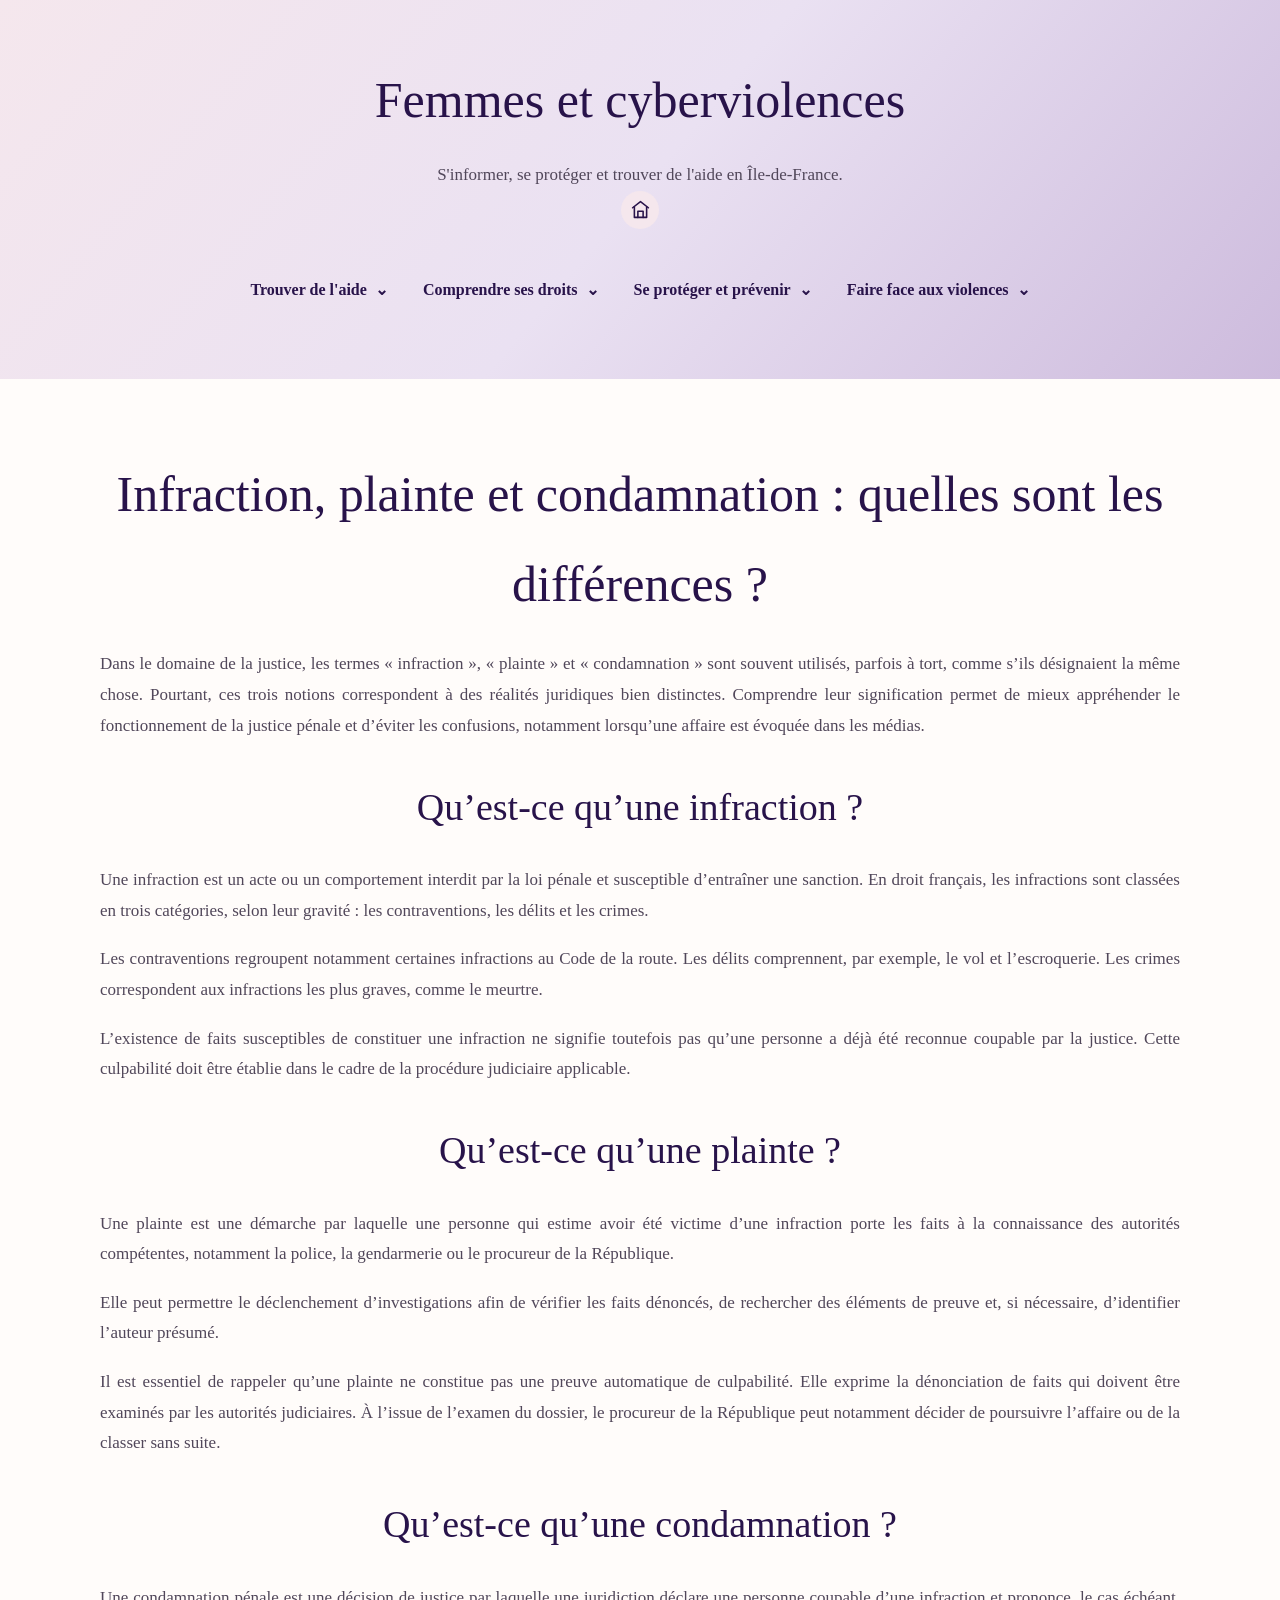
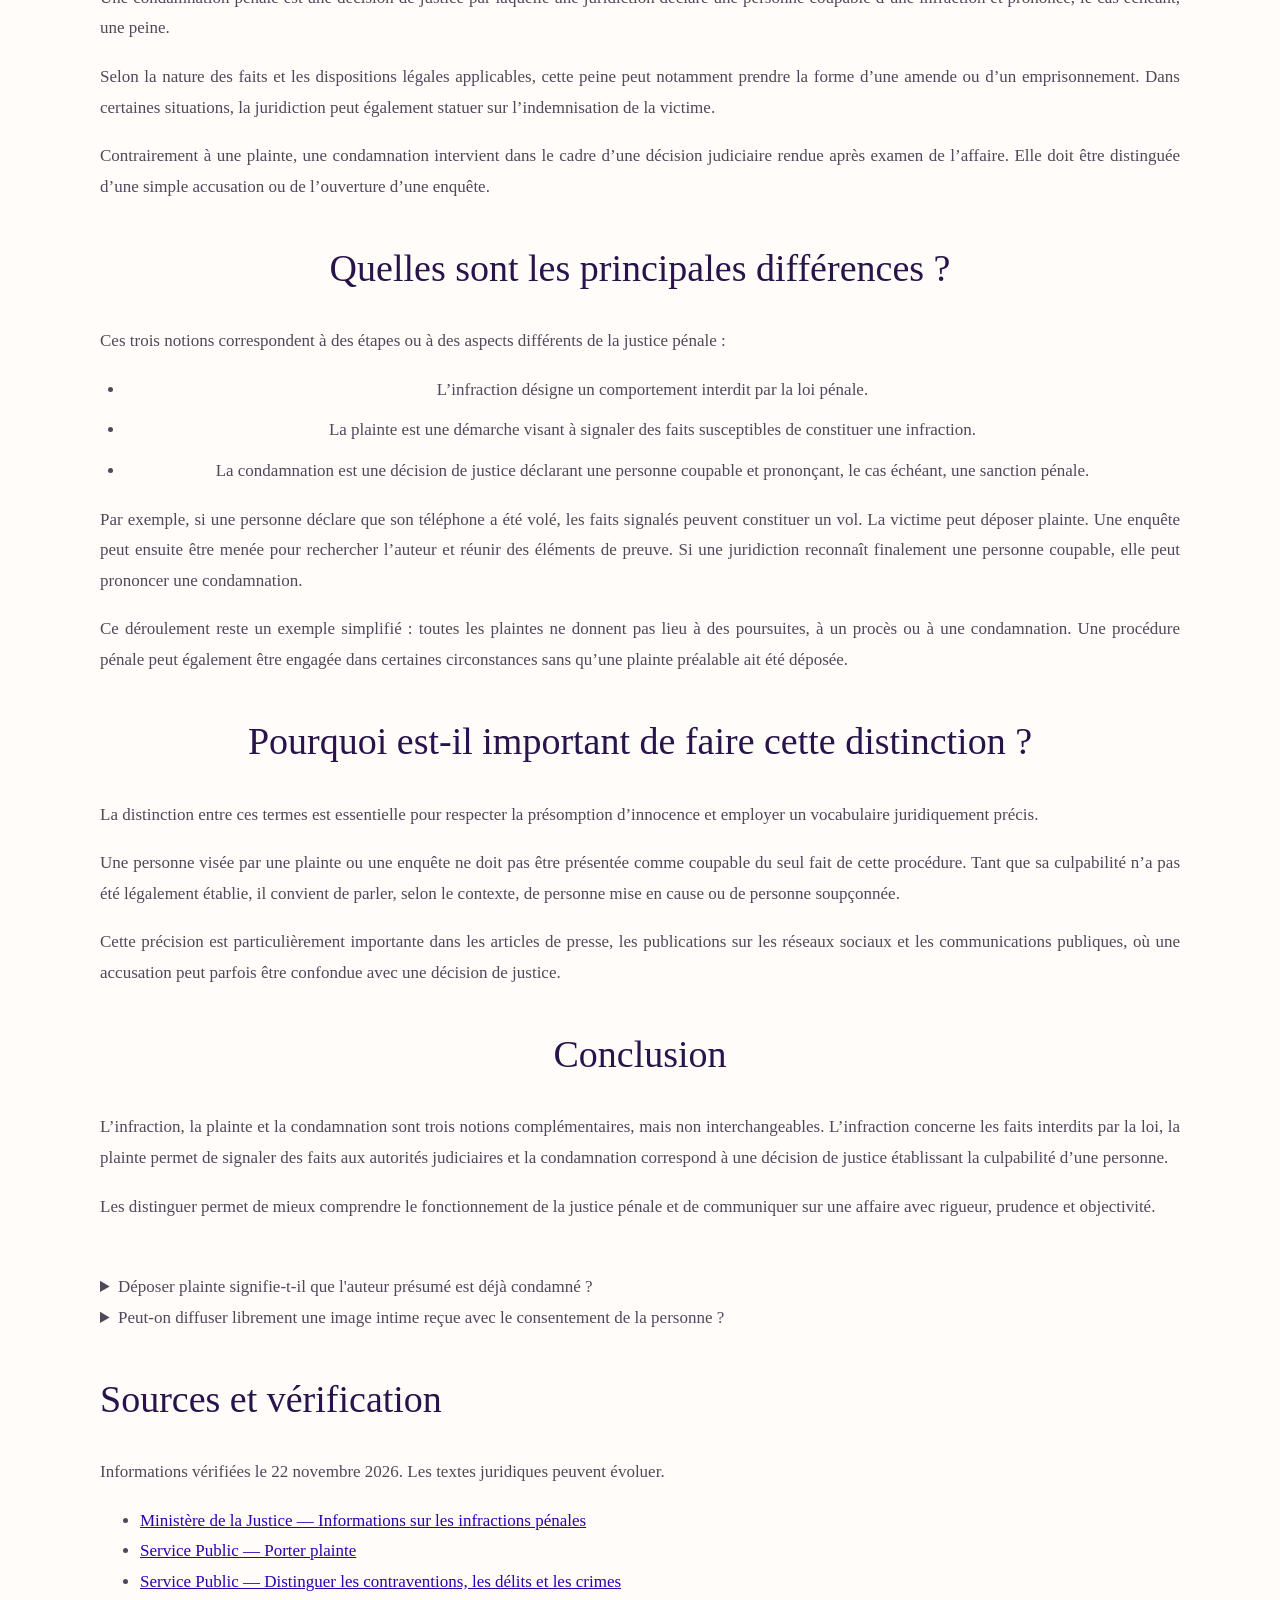
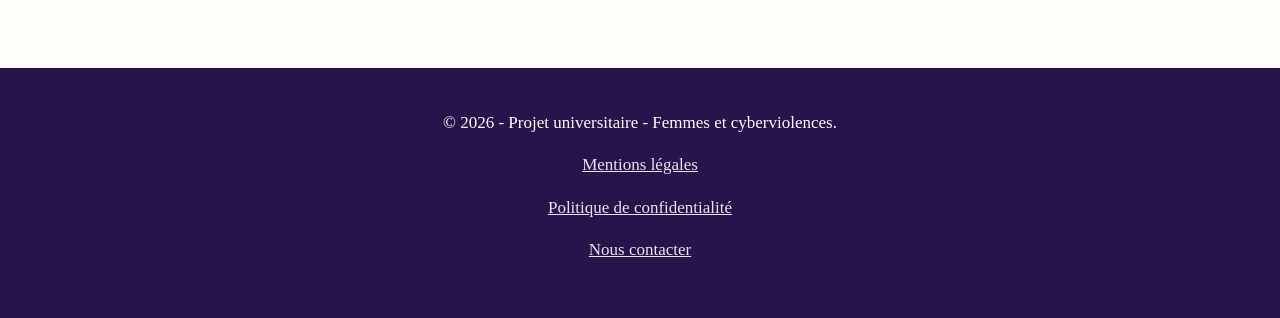
<file: droits.html>
<!DOCTYPE html>
<html lang="fr">
<head>
    <meta charset="UTF-8">
    <meta name="viewport" content="width=device-width, initial-scale=1.0">
    <meta name="description" content="Comprendre les sanctions prévues en France et les démarches possibles pour les victimes.">
   <title>Infraction, plainte et condamnation : quelles sont les différences ?</title>

      <!-- Lien vers la feuille de style CSS -->
    <link rel="stylesheet" href="style.css">
</head>

    <!-- EN-TÊTE : TITRE ET TEXTE -->

    <header class="entete-site">

        <div class="presentation-site">
            <h1>Femmes et cyberviolences</h1>
            <p>S'informer, se protéger et trouver de l'aide en Île-de-France.</p>
        </div>

        <!-- BOUTON ACCUEIL AVEC LOGO MAISON -->
    <a href="index.html"
       class="bouton-accueil"
       aria-label="Retour à l'accueil"
       title="Accueil">

        <svg xmlns="http://www.w3.org/2000/svg"
             width="23"
             height="23"
             viewBox="0 0 24 24"
             fill="none"
             stroke="currentColor"
             stroke-width="1.8"
             stroke-linecap="round"
             stroke-linejoin="round"
             aria-hidden="true">

            <path d="m3 10 9-7 9 7"/>
            <path d="M5 9v12h14V9"/>
            <path d="M9 21v-7h6v7"/>

        </svg>

    </a>

        <!-- MENU PRINCIPAL -->
        <nav class="navigation-principale" aria-label="Navigation principale">

            <details class="menu-deroulant">
                <summary>Trouver de l'aide</summary>
                <ul>
                    <li><a href="associations.html">Associations</a></li>
                    <li><a href="ressources.html">Ressources</a></li>
                </ul>
            </details>

            <details class="menu-deroulant">
                <summary>Comprendre ses droits</summary>
                <ul>
                    <li><a href="droits.html">Comprendre ses droits</a></li>
                    <li><a href="chronologie.html">Chronologie</a></li>
                </ul>
            </details>

            <details class="menu-deroulant">
                <summary>Se protéger et prévenir</summary>
                <ul>
                    <li><a href="prevention.html">Prévention</a></li>
                    <li><a href="protegersescomptes.html">Protéger ses comptes</a></li>
                </ul>
            </details>

            <details class="menu-deroulant">
                <summary>Faire face aux violences</summary>
                <ul>
                    <li><a href="victimedeviolence.html">Victime de violences</a></li>
                    <li><a href="demarchespoursignaler.html">Signaler les violences</a></li>
                    <li><a href="violenceenligne.html">Violences en ligne</a></li>
                </ul>
            </details>

        </nav>

    </header>

    <!-- SCRIPT DU MENU DÉROULANT -->

    <script>
    document.addEventListener("DOMContentLoaded", function () {

        const menus = document.querySelectorAll(".menu-deroulant");

        menus.forEach(function (menu) {

            // Ouverture au passage de la souris
            menu.addEventListener("mouseenter", function () {
                menus.forEach(function (autreMenu) {
                    autreMenu.open = (autreMenu === menu);
                });
            });

            // Fermeture lorsque la souris quitte la rubrique
            menu.addEventListener("mouseleave", function () {
                menu.open = false;
            });

            // Fermeture des autres menus lorsqu'un menu est ouvert
            menu.addEventListener("toggle", function () {
                if (menu.open) {
                    menus.forEach(function (autreMenu) {
                        if (autreMenu !== menu) {
                            autreMenu.open = false;
                        }
                    });
                }
            });

        });

    });
    </script>
    
    <main>
        <article>
            <header>
    <h1>Infraction, plainte et condamnation : quelles sont les différences ?</h1>           
    <p>Dans le domaine de la justice, les termes « infraction », « plainte » et « condamnation » sont souvent utilisés, parfois à tort, comme s’ils désignaient la même chose. Pourtant, ces trois notions correspondent à des réalités juridiques bien distinctes. Comprendre leur signification permet de mieux appréhender le fonctionnement de la justice pénale et d’éviter les confusions, notamment lorsqu’une affaire est évoquée dans les médias.</p>
    <h2>Qu’est-ce qu’une infraction ?</h2>
    <p>Une infraction est un acte ou un comportement interdit par la loi pénale et susceptible d’entraîner une sanction. En droit français, les infractions sont classées en trois catégories, selon leur gravité : les contraventions, les délits et les crimes.</p>
    <p>Les contraventions regroupent notamment certaines infractions au Code de la route. Les délits comprennent, par exemple, le vol et l’escroquerie. Les crimes correspondent aux infractions les plus graves, comme le meurtre.</p>
    <p>L’existence de faits susceptibles de constituer une infraction ne signifie toutefois pas qu’une personne a déjà été reconnue coupable par la justice. Cette culpabilité doit être établie dans le cadre de la procédure judiciaire applicable.</p>
    <h2>Qu’est-ce qu’une plainte ?</h2>
    <p>Une plainte est une démarche par laquelle une personne qui estime avoir été victime d’une infraction porte les faits à la connaissance des autorités compétentes, notamment la police, la gendarmerie ou le procureur de la République.</p>
    <p>Elle peut permettre le déclenchement d’investigations afin de vérifier les faits dénoncés, de rechercher des éléments de preuve et, si nécessaire, d’identifier l’auteur présumé.</p>
    <p>Il est essentiel de rappeler qu’une plainte ne constitue pas une preuve automatique de culpabilité. Elle exprime la dénonciation de faits qui doivent être examinés par les autorités judiciaires. À l’issue de l’examen du dossier, le procureur de la République peut notamment décider de poursuivre l’affaire ou de la classer sans suite.</p>
    <h2>Qu’est-ce qu’une condamnation ?</h2>
    <p>Une condamnation pénale est une décision de justice par laquelle une juridiction déclare une personne coupable d’une infraction et prononce, le cas échéant, une peine.</p>
   <p>Selon la nature des faits et les dispositions légales applicables, cette peine peut notamment prendre la forme d’une amende ou d’un emprisonnement. Dans certaines situations, la juridiction peut également statuer sur l’indemnisation de la victime.</p>
    <p>Contrairement à une plainte, une condamnation intervient dans le cadre d’une décision judiciaire rendue après examen de l’affaire. Elle doit être distinguée d’une simple accusation ou de l’ouverture d’une enquête.</p>
    <h2>Quelles sont les principales différences ?</h2>
    <p>Ces trois notions correspondent à des étapes ou à des aspects différents de la justice pénale :
        <ul> 
            <li>L’infraction désigne un comportement interdit par la loi pénale.</li>
            <li>La plainte est une démarche visant à signaler des faits susceptibles de constituer une infraction.</li>
            <li>La condamnation est une décision de justice déclarant une personne coupable et prononçant, le cas échéant, une sanction pénale.</li>
        </ul>
    </p>
    <p>Par exemple, si une personne déclare que son téléphone a été volé, les faits signalés peuvent constituer un vol. La victime peut déposer plainte. Une enquête peut ensuite être menée pour rechercher l’auteur et réunir des éléments de preuve. Si une juridiction reconnaît finalement une personne coupable, elle peut prononcer une condamnation.</p>
    <p>Ce déroulement reste un exemple simplifié : toutes les plaintes ne donnent pas lieu à des poursuites, à un procès ou à une condamnation. Une procédure pénale peut également être engagée dans certaines circonstances sans qu’une plainte préalable ait été déposée.</p>
    <h2>Pourquoi est-il important de faire cette distinction ?</h2>
    <p>La distinction entre ces termes est essentielle pour respecter la présomption d’innocence et employer un vocabulaire juridiquement précis.</p>
    <p>Une personne visée par une plainte ou une enquête ne doit pas être présentée comme coupable du seul fait de cette procédure. Tant que sa culpabilité n’a pas été légalement établie, il convient de parler, selon le contexte, de personne mise en cause ou de personne soupçonnée.</p>
    <p>Cette précision est particulièrement importante dans les articles de presse, les publications sur les réseaux sociaux et les communications publiques, où une accusation peut parfois être confondue avec une décision de justice.</p>
    <h2>Conclusion</h2>
    <p>L’infraction, la plainte et la condamnation sont trois notions complémentaires, mais non interchangeables. L’infraction concerne les faits interdits par la loi, la plainte permet de signaler des faits aux autorités judiciaires et la condamnation correspond à une décision de justice établissant la culpabilité d’une personne.</p>
    <p>Les distinguer permet de mieux comprendre le fonctionnement de la justice pénale et de communiquer sur une affaire avec rigueur, prudence et objectivité.</p>
    </article>
                <details>
                    <summary>Déposer plainte signifie-t-il que l'auteur présumé est déjà condamné ?</summary>
                    <p>
                        Non. La plainte permet de signaler des faits.
                        Une condamnation suppose une décision de justice.
                    </p>
                </details>

                <details>
                    <summary>Peut-on diffuser librement une image intime reçue avec le consentement de la personne ?</summary>
                    <p>
                        Non. Le consentement à la prise ou à l'envoi d'une image
                        ne vaut pas consentement à sa diffusion.
                    </p>
                </details>

                <!-- Le quiz définitif sera complété avec les questions rédigées par le groupe. -->
            </section>

            <section id="sources">
                <h2>Sources et vérification</h2>
                <p>
                    Informations vérifiées le
                    <time datetime="2026-11-22">22 novembre 2026</time>.
                    Les textes juridiques peuvent évoluer.
                </p>
                <ul>
                    <li><a href="https://www.justice.gouv.fr/justice-france/justice-penale/infractions-penales">Ministère de la Justice —  Informations sur les infractions pénales</a></li>
                    <li><a href="https://www.service-public.gouv.fr/particuliers/vosdroits/F1435">Service Public — Porter plainte</a></li>
                    <li><a href="https://www.service-public.gouv.fr/particuliers/vosdroits/F1157">Service Public — Distinguer les contraventions, les délits et les crimes</a></li>
                </ul>
            </section>
        </article>
    </main>
    
    <!-- FOOTER -->
<footer id="pied-de-page">

    <p>© 2026 - Projet universitaire - Femmes et cyberviolences.</p>
    <p><a href="mentions-legales.html">Mentions légales</a></p>
    <p><a href="confidentialite.html">Politique de confidentialité</a> </p>
        <p><a href="contacts.html">Nous contacter</a></p>
         <!-- Mentions légales et licence de réutilisation à compléter. -->
</footer>
</body>
</html>
</file>
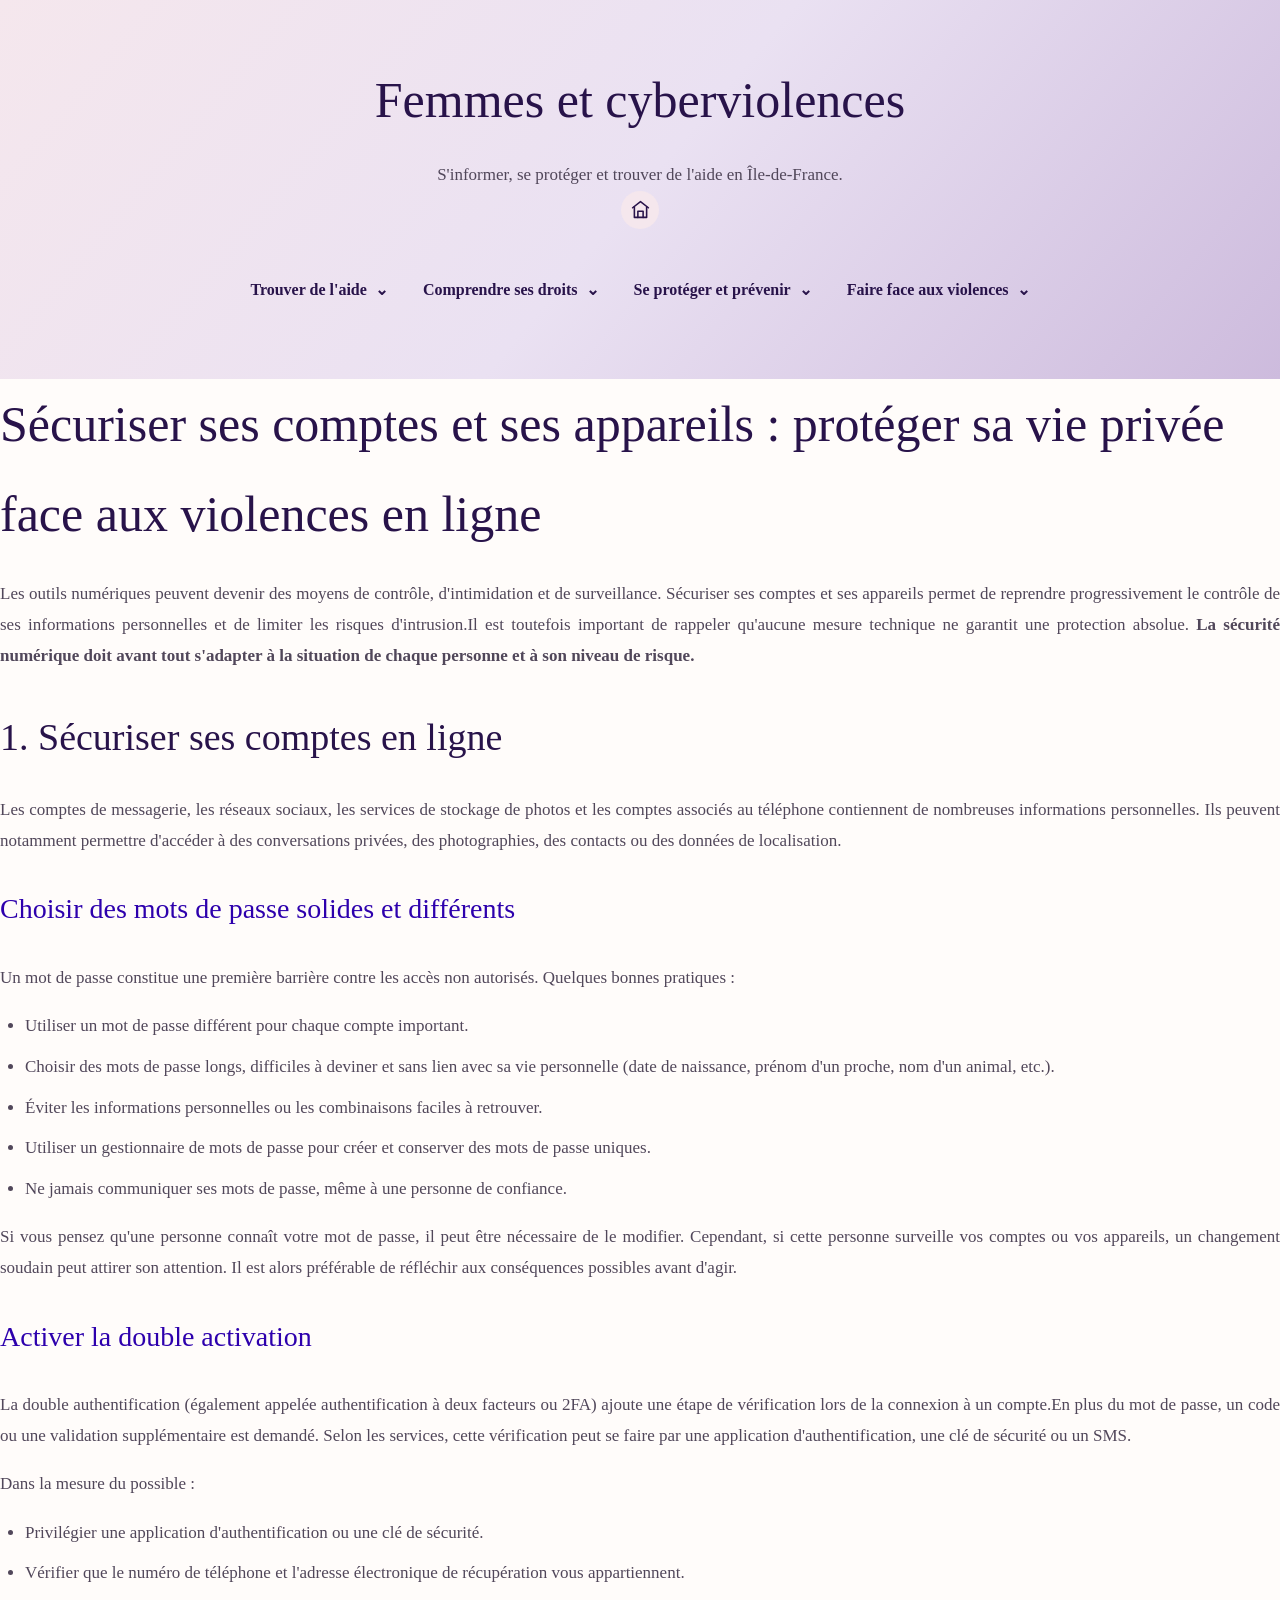
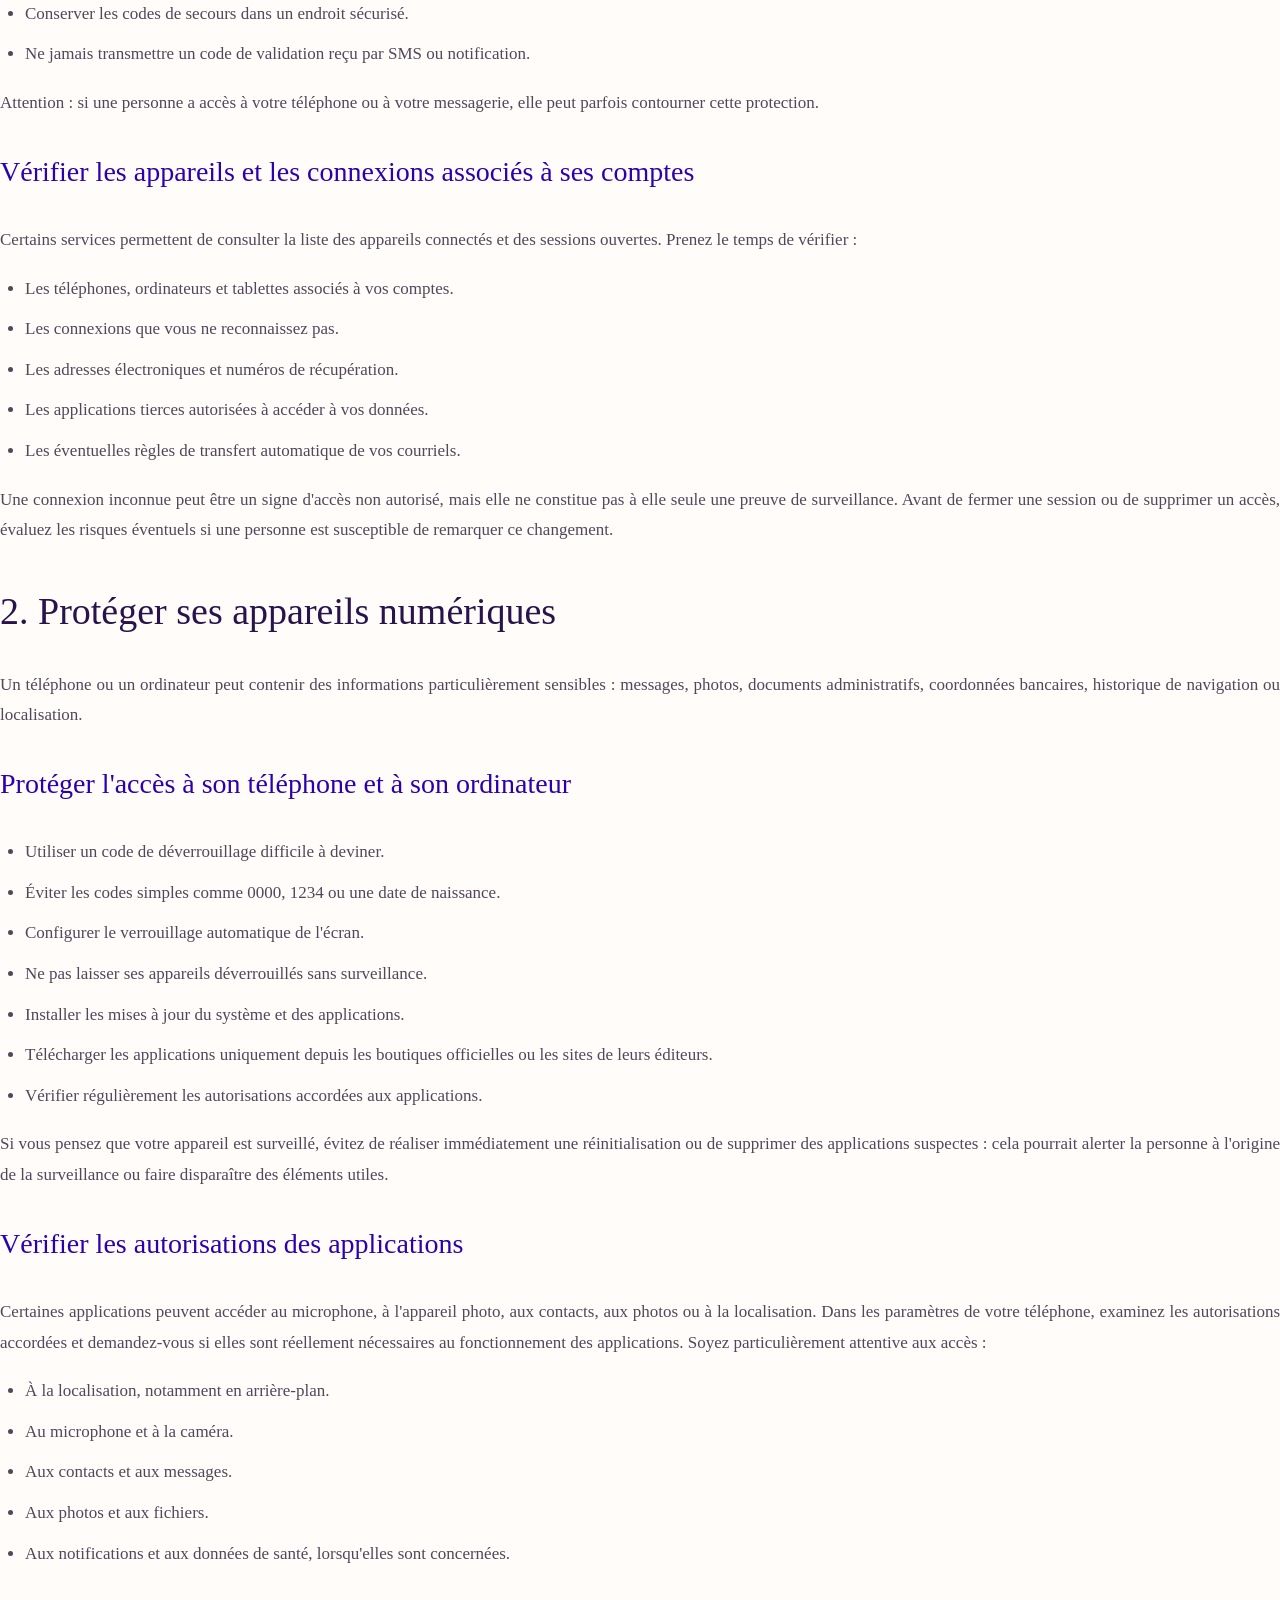
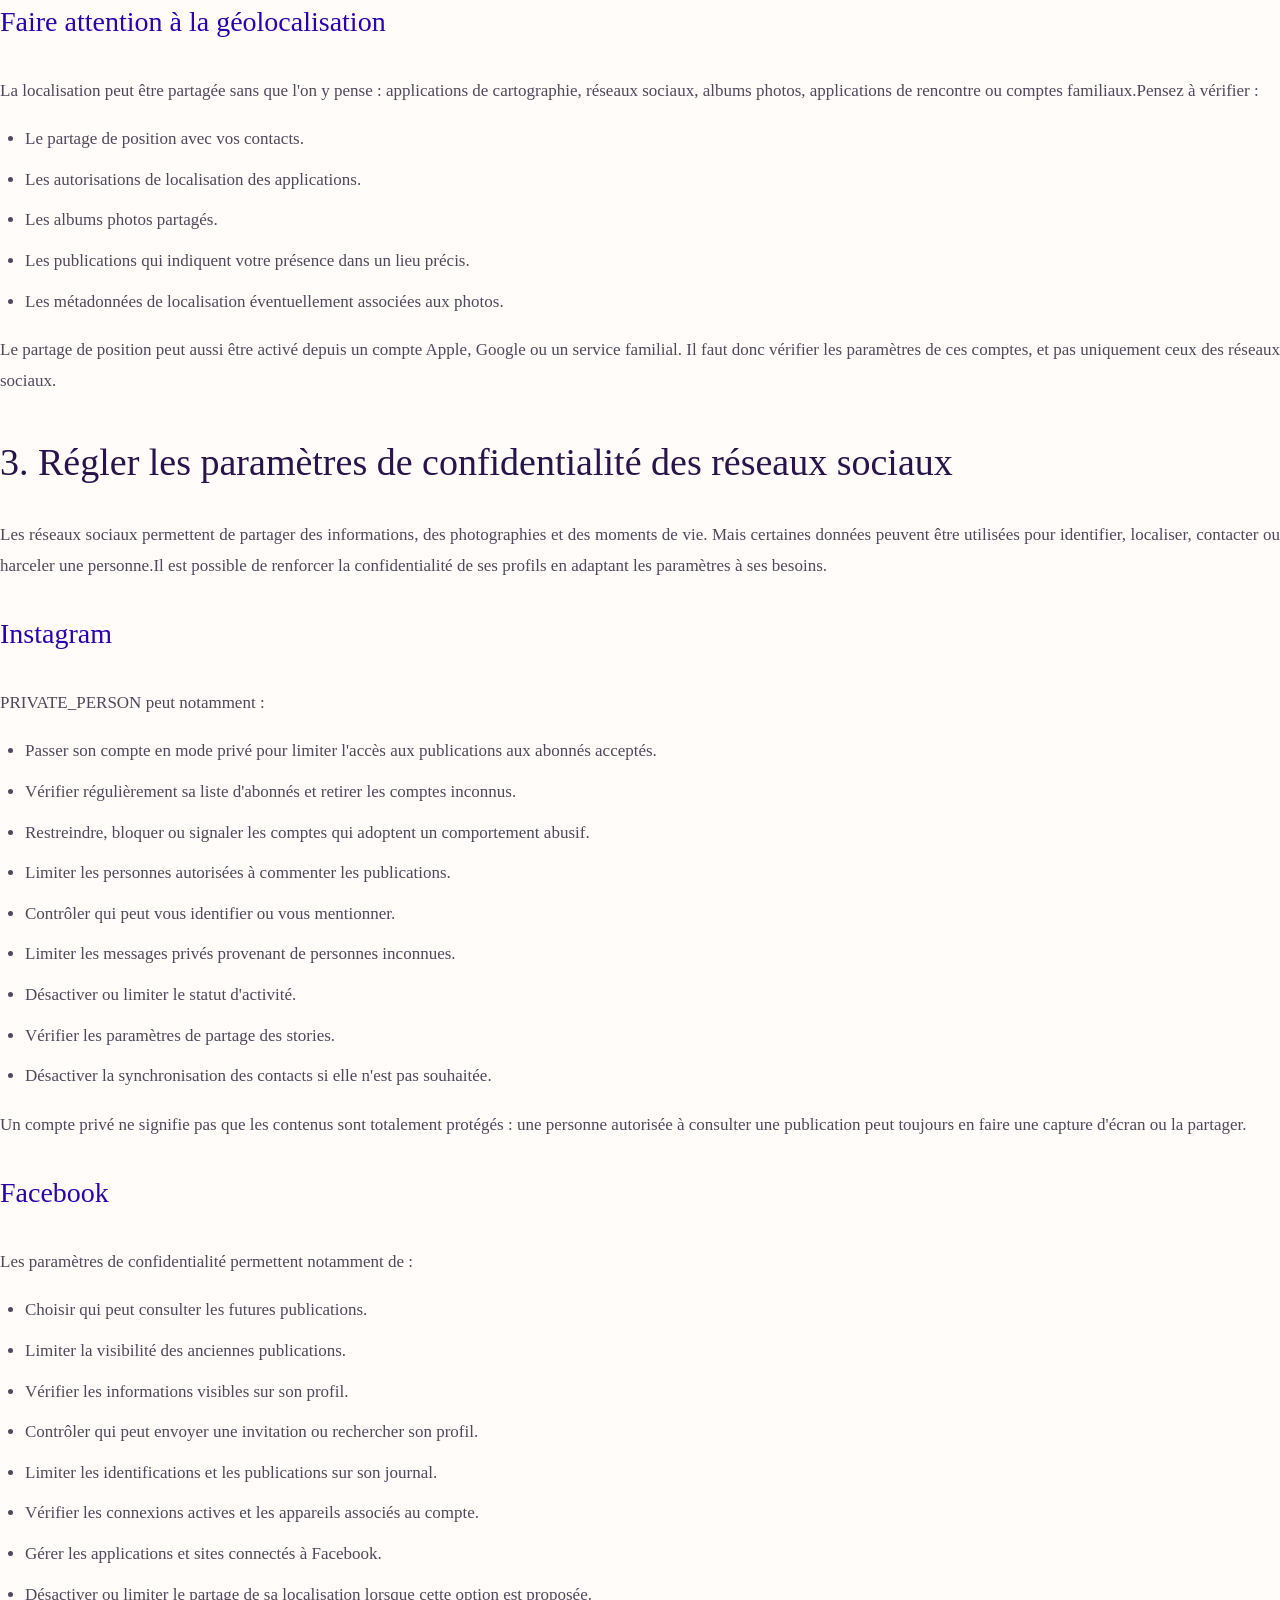
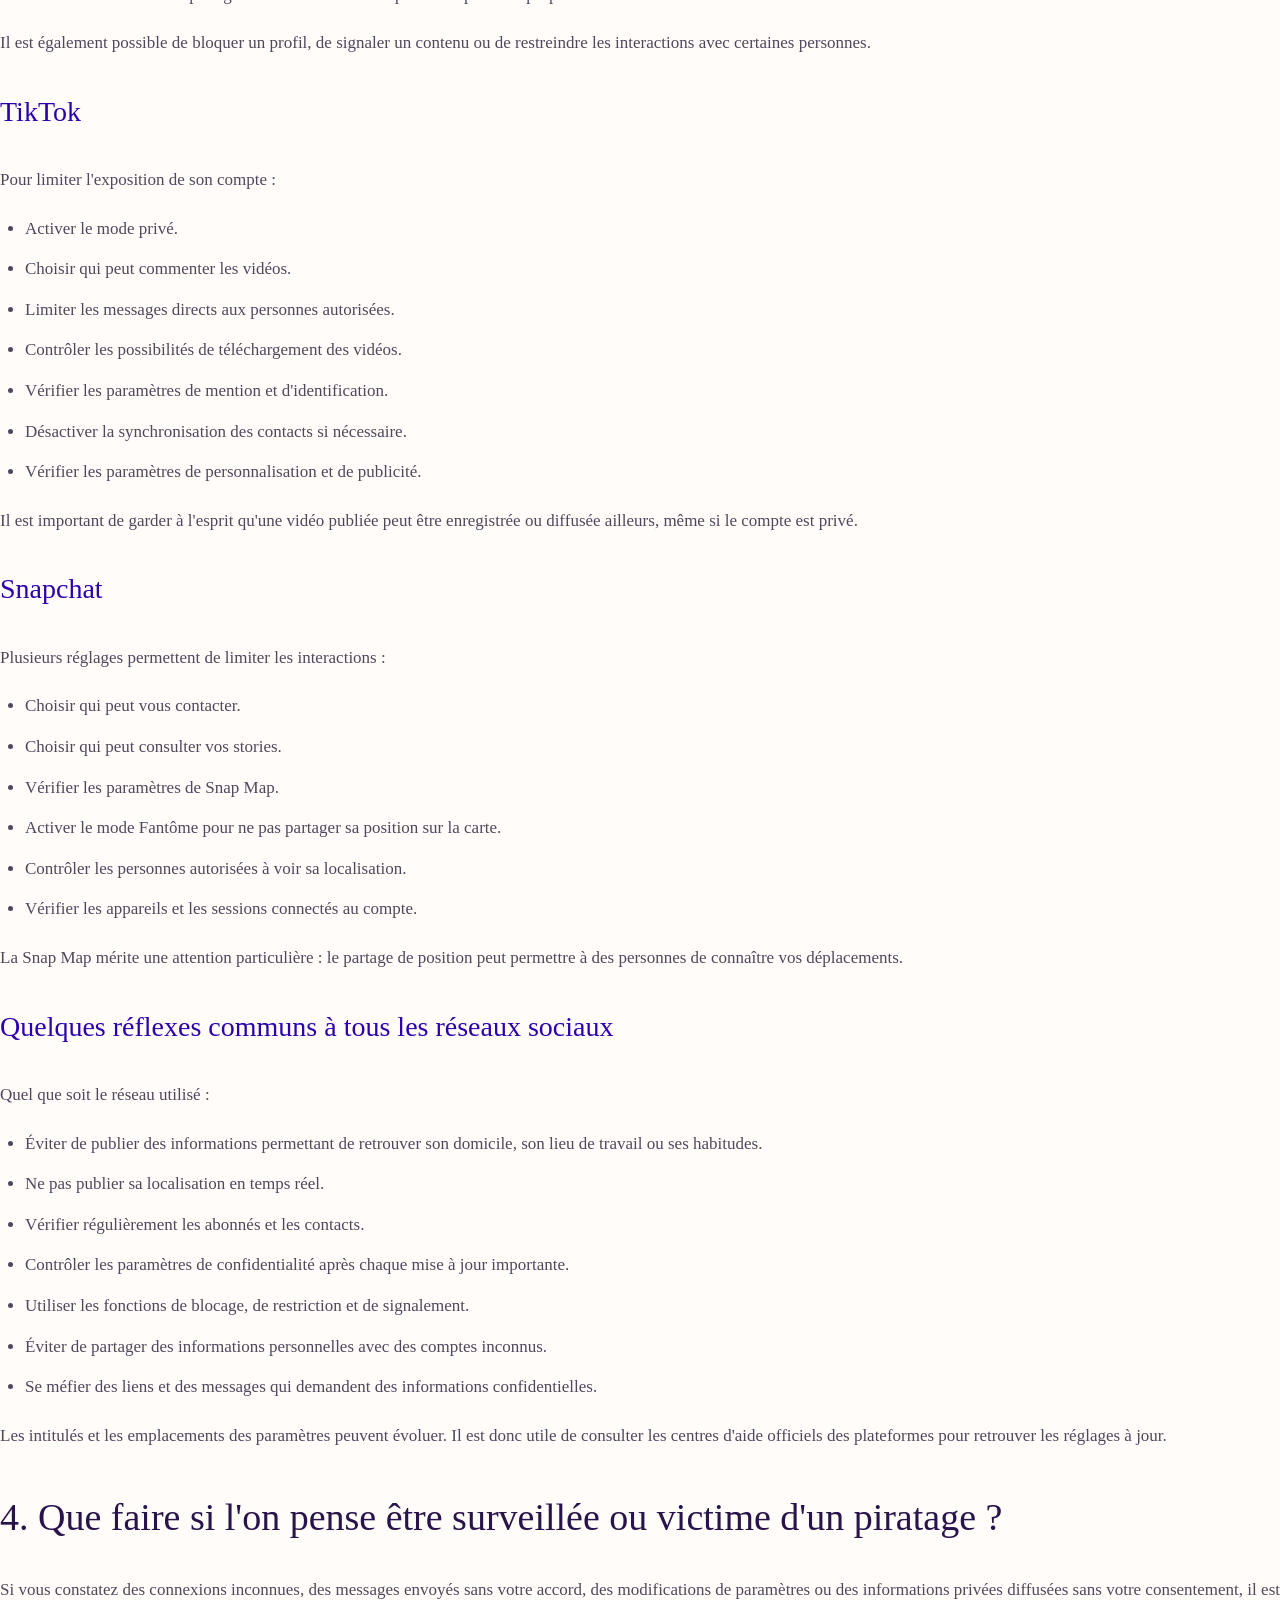
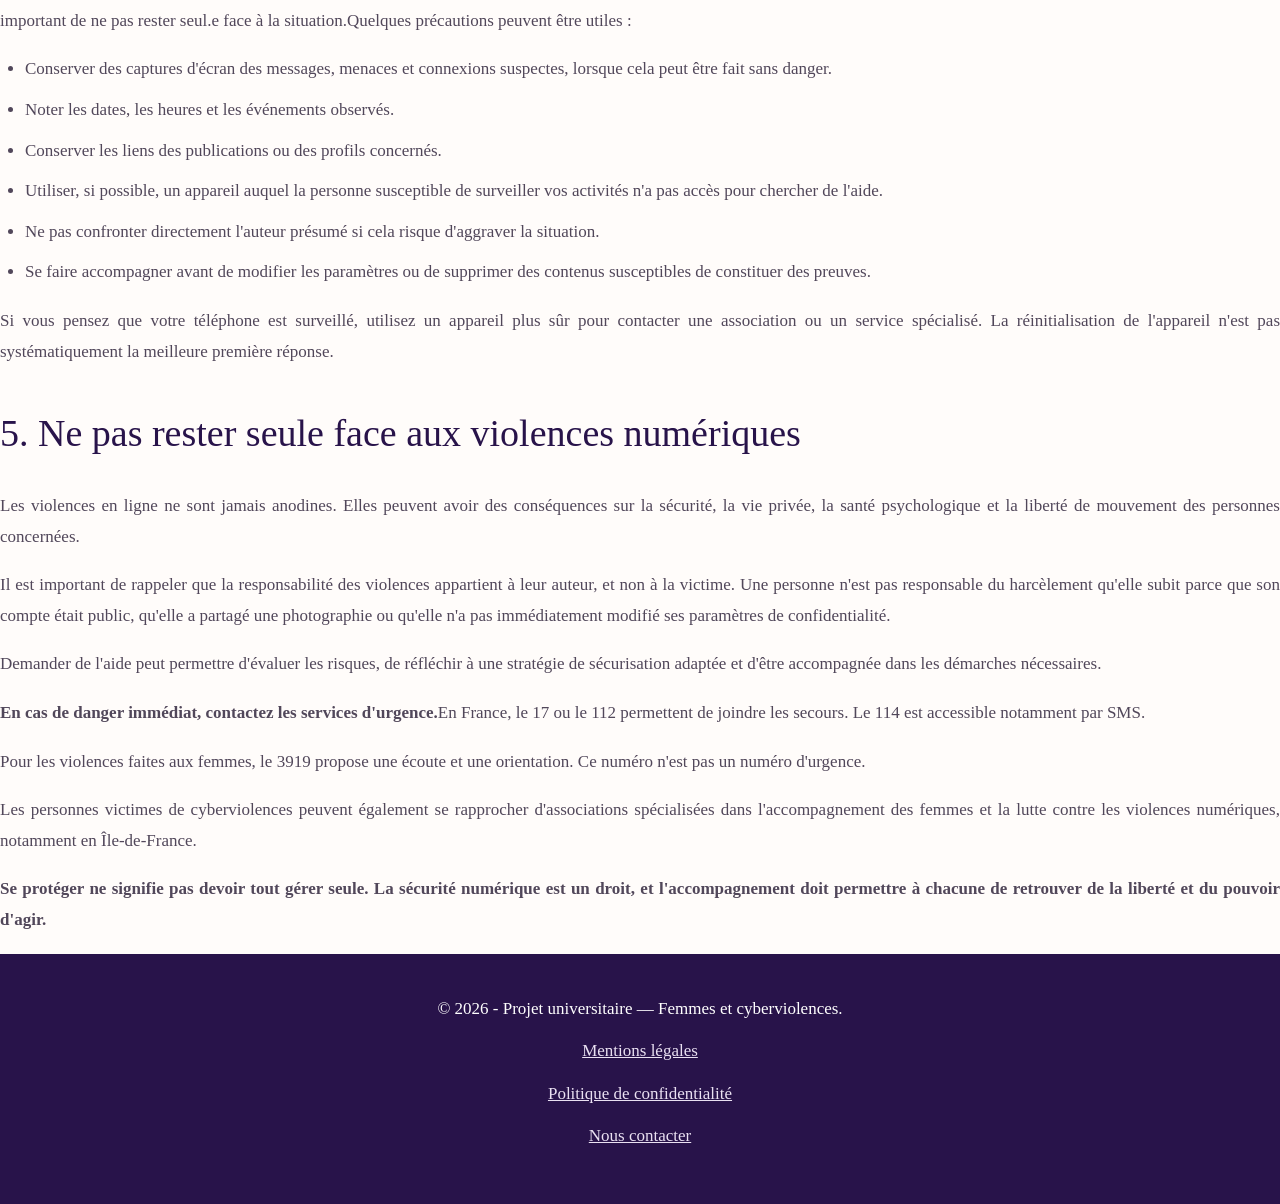
<file: prevention.html>
<!DOCTYPE html>
<html lang="fr">
<head>
    <meta charset="UTF-8">
    <meta name="viewport" content="width=device-width, initial-scale=1.0">
    <meta name="description" content="Conseils pour se protéger des cyberviolences faites aux femmes : sécuriser ses comptes, conserver des preuves, signaler des faits et aider une victime.">
    <title>Sécuriser ses comptes et ses appareils : protéger sa vie privée face aux violences en ligne</title>

      <!-- Lien vers la feuille de style CSS -->
    <link rel="stylesheet" href="style.css">
</head>

    <script>
document.addEventListener("DOMContentLoaded", function () {

    const menus = document.querySelectorAll(".menu-deroulant");

    menus.forEach(function (menu) {

        // Ouverture au passage de la souris
        menu.addEventListener("mouseenter", function () {
            menus.forEach(function (autreMenu) {
                autreMenu.open = (autreMenu === menu);
            });
        });

        // Fermeture lorsque la souris quitte la rubrique
        menu.addEventListener("mouseleave", function () {
            menu.open = false;
        });

        // Fermeture des autres menus lorsqu'un menu est ouvert
        menu.addEventListener("toggle", function () {
            if (menu.open) {
                menus.forEach(function (autreMenu) {
                    if (autreMenu !== menu) {
                        autreMenu.open = false;
                    }
                });
            }
        });

    });

});
</script>

<body>

         <!-- EN-TÊTE : TITRE ET TEXTE  -->

    <header class="entete-site">

    <div class="presentation-site">
        <h1>Femmes et cyberviolences</h1>
        <p>S'informer, se protéger et trouver de l'aide en Île-de-France.</p>
    </div>

        <!-- BOUTON ACCUEIL AVEC LOGO MAISON -->
    <a href="index.html"
       class="bouton-accueil"
       aria-label="Retour à l'accueil"
       title="Accueil">

        <svg xmlns="http://www.w3.org/2000/svg"
             width="23"
             height="23"
             viewBox="0 0 24 24"
             fill="none"
             stroke="currentColor"
             stroke-width="1.8"
             stroke-linecap="round"
             stroke-linejoin="round"
             aria-hidden="true">

            <path d="m3 10 9-7 9 7"/>
            <path d="M5 9v12h14V9"/>
            <path d="M9 21v-7h6v7"/>

        </svg>

    </a>
        
    <!-- MENU PRINCIPAL -->
    <nav class="navigation-principale" aria-label="Navigation principale">

        <details class="menu-deroulant">
            <summary>Trouver de l'aide</summary>
            <ul>
                <li><a href="associations.html">Associations</a></li>
                <li><a href="ressources.html">Ressources</a></li>
            </ul>
        </details>

        <details class="menu-deroulant">
            <summary>Comprendre ses droits</summary>
            <ul>
                <li><a href="droits.html">Comprendre ses droits</a></li>
                <li><a href="chronologie.html">Chronologie</a></li>
            </ul>
        </details>

        <details class="menu-deroulant">
            <summary>Se protéger et prévenir</summary>
            <ul>
                <li><a href="prevention.html">Prévention</a></li>
                <li><a href="protegersescomptes.html">Protéger ses comptes</a></li>
            </ul>
        </details>

        <details class="menu-deroulant">
            <summary>Faire face aux violences</summary>
            <ul>
                <li><a href="victimedeviolence.html">Victime de violences</a></li>
                <li><a href="demarchespoursignaler.html">Signaler les violences</a></li>
                <li><a href="violenceenligne.html">Violences en ligne</a></li>
            </ul>
        </details>
         </nav>
</header>
    
<body> 
    <article>
        <h1>Sécuriser ses comptes et ses appareils : protéger sa vie privée face aux violences en ligne</h1>
        <p>Les outils numériques peuvent devenir des moyens de contrôle, d'intimidation et de surveillance. Sécuriser ses comptes et ses appareils permet de reprendre progressivement le contrôle de ses informations personnelles et de limiter les risques d'intrusion.Il est toutefois important de rappeler qu'aucune mesure technique ne garantit une protection absolue. 
        <b>La sécurité numérique doit avant tout s'adapter à la situation de chaque personne et à son niveau de risque.</b></p>
        <h2>1. Sécuriser ses comptes en ligne</h2>
        <p>Les comptes de messagerie, les réseaux sociaux, les services de stockage de photos et les comptes associés au téléphone contiennent de nombreuses informations personnelles. Ils peuvent notamment permettre d'accéder à des conversations privées, des photographies, des contacts ou des données de localisation.</p>
        <h3>Choisir des mots de passe solides et différents</h3>
        <p>Un mot de passe constitue une première barrière contre les accès non autorisés. Quelques bonnes pratiques : 
            <ul>
                <li>Utiliser un mot de passe différent pour chaque compte important.</li>
                <li>Choisir des mots de passe longs, difficiles à deviner et sans lien avec sa vie personnelle (date de naissance, prénom d'un proche, nom d'un animal, etc.).</li>
                <li>Éviter les informations personnelles ou les combinaisons faciles à retrouver.</li>
                    <li>Utiliser un gestionnaire de mots de passe pour créer et conserver des mots de passe uniques.</li>
                    <li>Ne jamais communiquer ses mots de passe, même à une personne de confiance.</li> 
            </ul>
        </p>
        <p>Si vous pensez qu'une personne connaît votre mot de passe, il peut être nécessaire de le modifier. Cependant, si cette personne surveille vos comptes ou vos appareils, un changement soudain peut attirer son attention. Il est alors préférable de réfléchir aux conséquences possibles avant d'agir.</p>
        <h3>Activer la double activation</h3>
        <p>La double authentification (également appelée authentification à deux facteurs ou 2FA) ajoute une étape de vérification lors de la connexion à un compte.En plus du mot de passe, un code ou une validation supplémentaire est demandé. Selon les services, cette vérification peut se faire par une application d'authentification, une clé de sécurité ou un SMS.</p>
        <p>Dans la mesure du possible :
        <ul>
            <li>Privilégier une application d'authentification ou une clé de sécurité.</li>
                <li>Vérifier que le numéro de téléphone et l'adresse électronique de récupération vous appartiennent.</li>
                <li>Conserver les codes de secours dans un endroit sécurisé.</li>
                <li>Ne jamais transmettre un code de validation reçu par SMS ou notification.</li>
        </ul>
        </p>
        <p>Attention : si une personne a accès à votre téléphone ou à votre messagerie, elle peut parfois contourner cette protection.</p>
        <h3>Vérifier les appareils et les connexions associés à ses comptes</h3>
        <p>Certains services permettent de consulter la liste des appareils connectés et des sessions ouvertes. Prenez le temps de vérifier : 
            <ul>
                <li>Les téléphones, ordinateurs et tablettes associés à vos comptes.</li>
                <li>Les connexions que vous ne reconnaissez pas.</li>
                <li>Les adresses électroniques et numéros de récupération.</li>
                <li>Les applications tierces autorisées à accéder à vos données.</li> 
                <li>Les éventuelles règles de transfert automatique de vos courriels.</li>
        </ul>
        </p>
        <p>Une connexion inconnue peut être un signe d'accès non autorisé, mais elle ne constitue pas à elle seule une preuve de surveillance. Avant de fermer une session ou de supprimer un accès, évaluez les risques éventuels si une personne est susceptible de remarquer ce changement.</p>
        <h2>2. Protéger ses appareils numériques</h2>
        <p>Un téléphone ou un ordinateur peut contenir des informations particulièrement sensibles : messages, photos, documents administratifs, coordonnées bancaires, historique de navigation ou localisation.</p>
        <h3>Protéger l'accès à son téléphone et à son ordinateur</h3>
        <p>
            <ul>
                <li>Utiliser un code de déverrouillage difficile à deviner.</li>
                <li>Éviter les codes simples comme 0000, 1234 ou une date de naissance.</li> 
                <li>Configurer le verrouillage automatique de l'écran.</li>
                <li>Ne pas laisser ses appareils déverrouillés sans surveillance.</li> 
                <li>Installer les mises à jour du système et des applications.</li>
                <li>Télécharger les applications uniquement depuis les boutiques officielles ou les sites de leurs éditeurs.</li>
                <li>Vérifier régulièrement les autorisations accordées aux applications.</li>
            </ul>
        </p>
        <p>Si vous pensez que votre appareil est surveillé, évitez de réaliser immédiatement une réinitialisation ou de supprimer des applications suspectes : cela pourrait alerter la personne à l'origine de la surveillance ou faire disparaître des éléments utiles.</p>
        <h3>Vérifier les autorisations des applications</h3>
        <p>Certaines applications peuvent accéder au microphone, à l'appareil photo, aux contacts, aux photos ou à la localisation. Dans les paramètres de votre téléphone, examinez les autorisations accordées et demandez-vous si elles sont réellement nécessaires au fonctionnement des applications. Soyez particulièrement attentive aux accès : 
            <ul>
                <li>À la localisation, notamment en arrière-plan.</li> 
                <li>Au microphone et à la caméra.</li> 
                <li>Aux contacts et aux messages.</li>
                <li>Aux photos et aux fichiers.</li>
                <li>Aux notifications et aux données de santé, lorsqu'elles sont concernées.</li>
            </ul>
        </p>
        <h3>Faire attention à la géolocalisation</h3>
        <p>La localisation peut être partagée sans que l'on y pense : applications de cartographie, réseaux sociaux, albums photos, applications de rencontre ou comptes familiaux.Pensez à vérifier : 
            <ul>
                <li>Le partage de position avec vos contacts.</li> 
                <li>Les autorisations de localisation des applications.</li>
                <li>Les albums photos partagés.</li>
                <li>Les publications qui indiquent votre présence dans un lieu précis.</li> 
                <li>Les métadonnées de localisation éventuellement associées aux photos.</li>
            </ul>
        </p>
        <p>Le partage de position peut aussi être activé depuis un compte Apple, Google ou un service familial. Il faut donc vérifier les paramètres de ces comptes, et pas uniquement ceux des réseaux sociaux.</p>
        <h2>3. Régler les paramètres de confidentialité des réseaux sociaux</h2>
        <p>Les réseaux sociaux permettent de partager des informations, des photographies et des moments de vie. Mais certaines données peuvent être utilisées pour identifier, localiser, contacter ou harceler une personne.Il est possible de renforcer la confidentialité de ses profils en adaptant les paramètres à ses besoins.</p>
        <h3>Instagram</h3>
        <p>PRIVATE_PERSON peut notamment :
            <ul>
                <li>Passer son compte en mode privé pour limiter l'accès aux publications aux abonnés acceptés.</li>
                <li>Vérifier régulièrement sa liste d'abonnés et retirer les comptes inconnus.</li>
                <li>Restreindre, bloquer ou signaler les comptes qui adoptent un comportement abusif.</li>
                <li>Limiter les personnes autorisées à commenter les publications.</li>
                <li>Contrôler qui peut vous identifier ou vous mentionner.</li>
                <li>Limiter les messages privés provenant de personnes inconnues.</li>
                <li>Désactiver ou limiter le statut d'activité.</li>
                <li>Vérifier les paramètres de partage des stories.</li>
                <li>Désactiver la synchronisation des contacts si elle n'est pas souhaitée.</li>
            </ul>
        </p>
        <p>Un compte privé ne signifie pas que les contenus sont totalement protégés : une personne autorisée à consulter une publication peut toujours en faire une capture d'écran ou la partager.</p>
        <h3>Facebook</h3>
        <p>Les paramètres de confidentialité permettent notamment de :
            <ul>
                <li>Choisir qui peut consulter les futures publications.</li>
                <li>Limiter la visibilité des anciennes publications.</li>
                <li>Vérifier les informations visibles sur son profil.</li>
                <li>Contrôler qui peut envoyer une invitation ou rechercher son profil.</li>
                <li>Limiter les identifications et les publications sur son journal.</li>
                <li>Vérifier les connexions actives et les appareils associés au compte.</li>
                <li>Gérer les applications et sites connectés à Facebook.</li>
                <li>Désactiver ou limiter le partage de sa localisation lorsque cette option est proposée.</li>
            </ul>
        </p>
        <p>Il est également possible de bloquer un profil, de signaler un contenu ou de restreindre les interactions avec certaines personnes.</p>
        <h3>TikTok</h3>
        <p>Pour limiter l'exposition de son compte :
            <ul>
                <li>Activer le mode privé.</li>
                <li>Choisir qui peut commenter les vidéos.</li>
                <li>Limiter les messages directs aux personnes autorisées.</li>
                <li>Contrôler les possibilités de téléchargement des vidéos.</li>
                <li>Vérifier les paramètres de mention et d'identification.</li>
                <li>Désactiver la synchronisation des contacts si nécessaire.</li>
                <li>Vérifier les paramètres de personnalisation et de publicité.</li>
            </ul>
        </p>
        <p>Il est important de garder à l'esprit qu'une vidéo publiée peut être enregistrée ou diffusée ailleurs, même si le compte est privé.</p>
        <h3>Snapchat</h3>
        <p>Plusieurs réglages permettent de limiter les interactions :
            <ul>
                <li>Choisir qui peut vous contacter.</li>
                <li>Choisir qui peut consulter vos stories.</li>
                <li>Vérifier les paramètres de Snap Map.</li>
                <li>Activer le mode Fantôme pour ne pas partager sa position sur la carte.</li>
                <li>Contrôler les personnes autorisées à voir sa localisation.</li>
                <li>Vérifier les appareils et les sessions connectés au compte.</li>
            </ul>
        </p>
        <p>La Snap Map mérite une attention particulière : le partage de position peut permettre à des personnes de connaître vos déplacements.</p>
        <h3>Quelques réflexes communs à tous les réseaux sociaux</h3>
        <p>Quel que soit le réseau utilisé :
            <ul>
                <li>Éviter de publier des informations permettant de retrouver son domicile, son lieu de travail ou ses habitudes.</li>
                <li>Ne pas publier sa localisation en temps réel.</li>
                <li>Vérifier régulièrement les abonnés et les contacts.</li>
                <li>Contrôler les paramètres de confidentialité après chaque mise à jour importante.</li>
                <li>Utiliser les fonctions de blocage, de restriction et de signalement.</li>
                <li>Éviter de partager des informations personnelles avec des comptes inconnus.</li>
                <li>Se méfier des liens et des messages qui demandent des informations confidentielles.</li>
            </ul>
        </p>
        <p>Les intitulés et les emplacements des paramètres peuvent évoluer. Il est donc utile de consulter les centres d'aide officiels des plateformes pour retrouver les réglages à jour.</p>
        <h2>4. Que faire si l'on pense être surveillée ou victime d'un piratage ?</h2>
        <p>Si vous constatez des connexions inconnues, des messages envoyés sans votre accord, des modifications de paramètres ou des informations privées diffusées sans votre consentement, il est important de ne pas rester seul.e face à la situation.Quelques précautions peuvent être utiles :
            <ul>
                <li>Conserver des captures d'écran des messages, menaces et connexions suspectes, lorsque cela peut être fait sans danger.</li>
                <li>Noter les dates, les heures et les événements observés.</li>
                <li>Conserver les liens des publications ou des profils concernés.</li>
                <li>Utiliser, si possible, un appareil auquel la personne susceptible de surveiller vos activités n'a pas accès pour chercher de l'aide.</li>
                <li>Ne pas confronter directement l'auteur présumé si cela risque d'aggraver la situation.</li>
                <li>Se faire accompagner avant de modifier les paramètres ou de supprimer des contenus susceptibles de constituer des preuves.</li>
            </ul>
        </p>
        <p>Si vous pensez que votre téléphone est surveillé, utilisez un appareil plus sûr pour contacter une association ou un service spécialisé. La réinitialisation de l'appareil n'est pas systématiquement la meilleure première réponse.</p>
        <h2>5. Ne pas rester seule face aux violences numériques</h2>
        <p>Les violences en ligne ne sont jamais anodines. Elles peuvent avoir des conséquences sur la sécurité, la vie privée, la santé psychologique et la liberté de mouvement des personnes concernées.</p>
        <p>Il est important de rappeler que la responsabilité des violences appartient à leur auteur, et non à la victime. Une personne n'est pas responsable du harcèlement qu'elle subit parce que son compte était public, qu'elle a partagé une photographie ou qu'elle n'a pas immédiatement modifié ses paramètres de confidentialité.</p>
        <p>Demander de l'aide peut permettre d'évaluer les risques, de réfléchir à une stratégie de sécurisation adaptée et d'être accompagnée dans les démarches nécessaires.</p>
        <p><b>En cas de danger immédiat, contactez les services d'urgence.</b>En France, le 17 ou le 112 permettent de joindre les secours. Le 114 est accessible notamment par SMS.</p>
        <p>Pour les violences faites aux femmes, le 3919 propose une écoute et une orientation. Ce numéro n'est pas un numéro d'urgence.</p> 
        <p>Les personnes victimes de cyberviolences peuvent également se rapprocher d'associations spécialisées dans l'accompagnement des femmes et la lutte contre les violences numériques, notamment en Île-de-France.</p>
        <p><b>Se protéger ne signifie pas devoir tout gérer seule. La sécurité numérique est un droit, et l'accompagnement doit permettre à chacune de retrouver de la liberté et du pouvoir d'agir.</b></p>
        </article>
    
   <footer id="pied-de-page">
    <p>© 2026 - Projet universitaire — Femmes et cyberviolences.</p>
    <p><a href="mentions-legales.html">Mentions légales</a></p>
    <p><a href="confidentialite.html">Politique de confidentialité</a> </p>
        <p><a href="contacts.html">Nous contacter</a></p>
         <!-- Mentions légales et licence de réutilisation à compléter. -->
</footer>
</body>
</html>
</file>
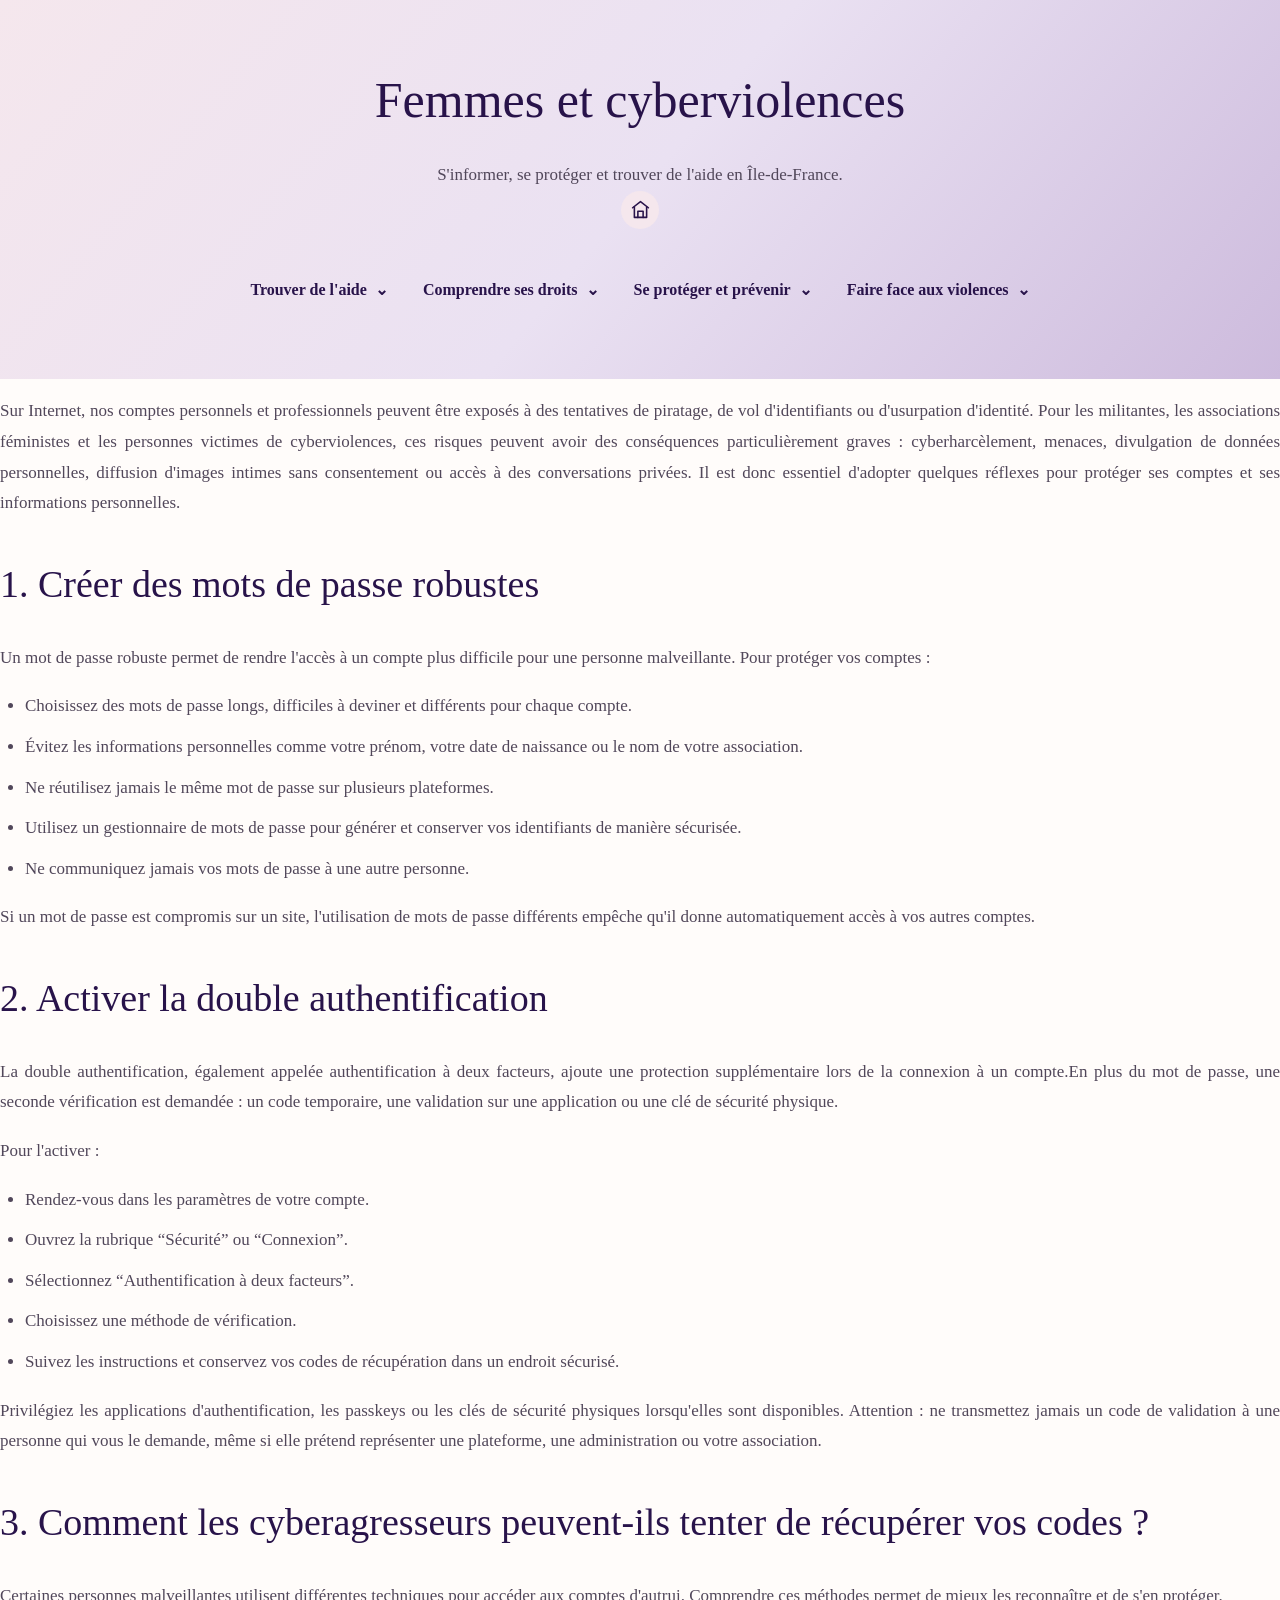
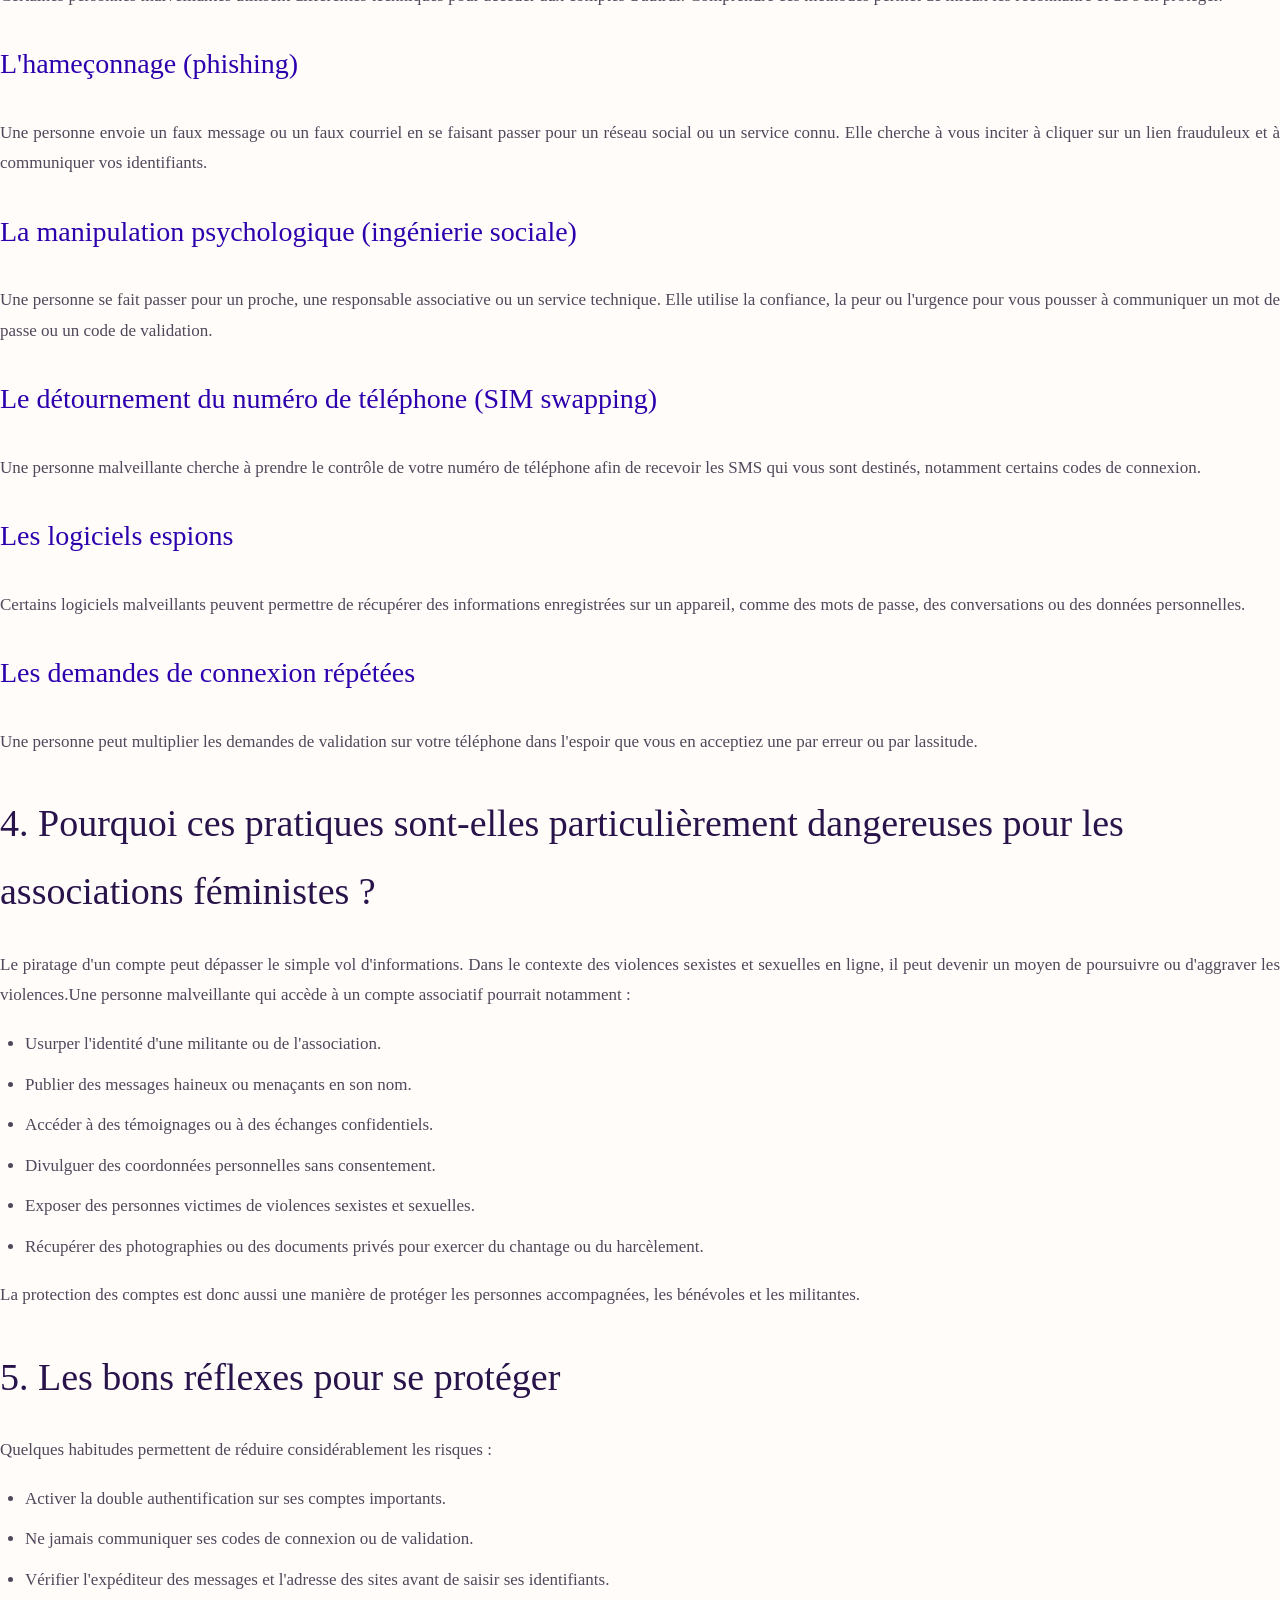
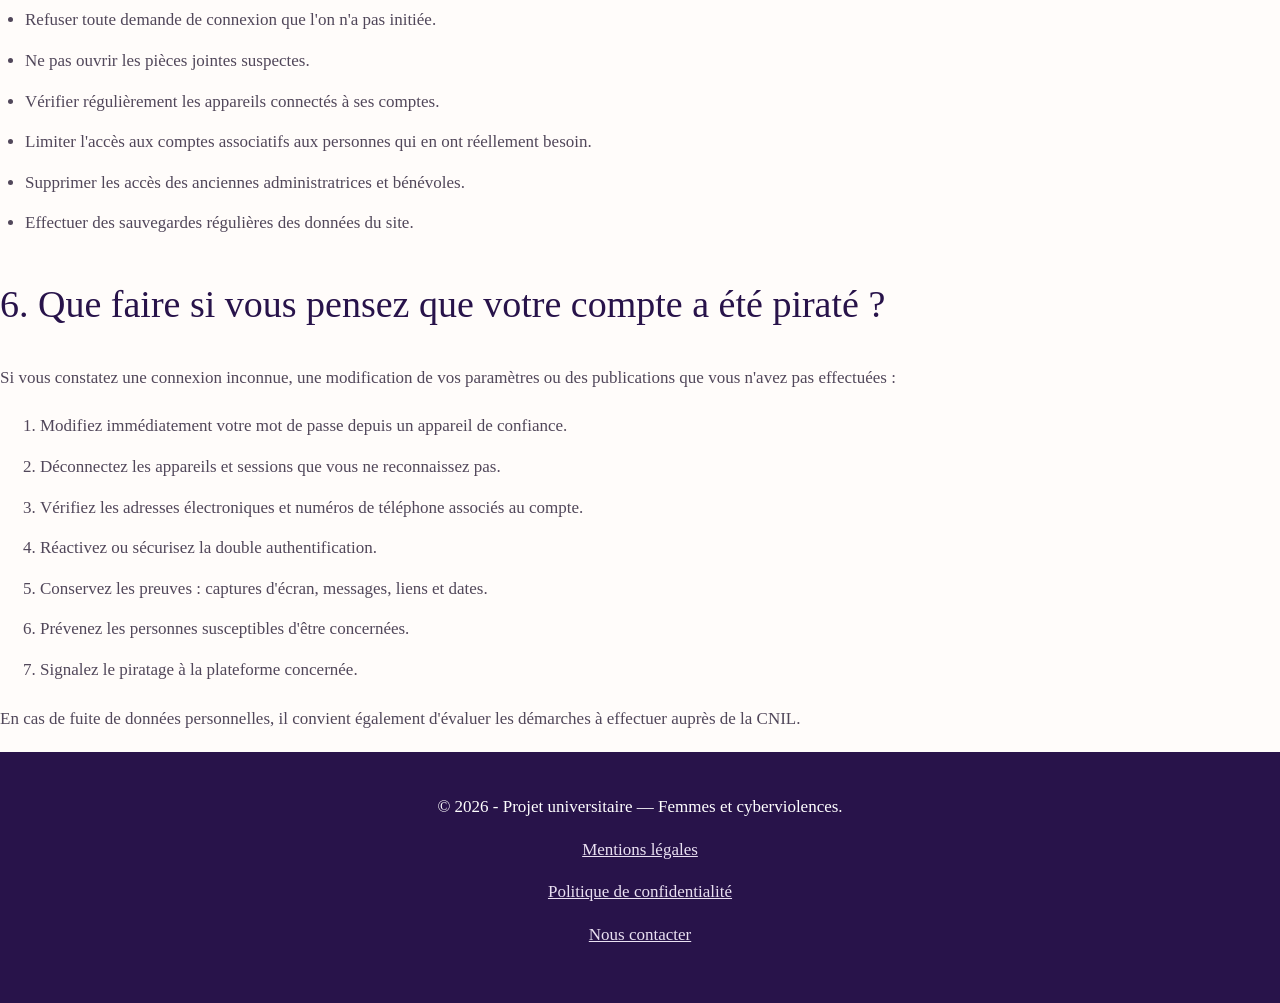
<file: protegersescomptes.html>
<!DOCTYPE html>
<html lang="fr">
<head>
    <meta charset="UTF-8">
    <meta name="viewport" content="width=device-width, initial-scale=1.0">
    <meta name="description" content="Conseils pour se protéger des cyberviolences faites aux femmes : sécuriser ses comptes, conserver des preuves, signaler des faits et aider une victime.">
    <title>Protéger ses comptes : mots de passe et double authentification</title>

      <!-- Lien vers la feuille de style CSS -->
    <link rel="stylesheet" href="style.css">
</head>

    <script>
document.addEventListener("DOMContentLoaded", function () {

    const menus = document.querySelectorAll(".menu-deroulant");

    menus.forEach(function (menu) {

        // Ouverture au passage de la souris
        menu.addEventListener("mouseenter", function () {
            menus.forEach(function (autreMenu) {
                autreMenu.open = (autreMenu === menu);
            });
        });

        // Fermeture lorsque la souris quitte la rubrique
        menu.addEventListener("mouseleave", function () {
            menu.open = false;
        });

        // Fermeture des autres menus lorsqu'un menu est ouvert
        menu.addEventListener("toggle", function () {
            if (menu.open) {
                menus.forEach(function (autreMenu) {
                    if (autreMenu !== menu) {
                        autreMenu.open = false;
                    }
                });
            }
        });

    });

});
</script>

<body>
    
        <!-- EN-TÊTE : TITRE ET TEXTE  -->

    <header class="entete-site">

    <div class="presentation-site">
        <h1>Femmes et cyberviolences</h1>
        <p>S'informer, se protéger et trouver de l'aide en Île-de-France.</p>
    </div>

        <!-- BOUTON ACCUEIL AVEC LOGO MAISON -->
    <a href="index.html"
       class="bouton-accueil"
       aria-label="Retour à l'accueil"
       title="Accueil">

        <svg xmlns="http://www.w3.org/2000/svg"
             width="23"
             height="23"
             viewBox="0 0 24 24"
             fill="none"
             stroke="currentColor"
             stroke-width="1.8"
             stroke-linecap="round"
             stroke-linejoin="round"
             aria-hidden="true">

            <path d="m3 10 9-7 9 7"/>
            <path d="M5 9v12h14V9"/>
            <path d="M9 21v-7h6v7"/>

        </svg>

    </a>

    <!-- MENU PRINCIPAL -->
    <nav class="navigation-principale" aria-label="Navigation principale">

        <details class="menu-deroulant">
            <summary>Trouver de l'aide</summary>
            <ul>
                <li><a href="associations.html">Associations</a></li>
                <li><a href="ressources.html">Ressources</a></li>
            </ul>
        </details>

        <details class="menu-deroulant">
            <summary>Comprendre ses droits</summary>
            <ul>
                <li><a href="droits.html">Comprendre ses droits</a></li>
                <li><a href="chronologie.html">Chronologie</a></li>
            </ul>
        </details>

        <details class="menu-deroulant">
            <summary>Se protéger et prévenir</summary>
            <ul>
                <li><a href="prevention.html">Prévention</a></li>
                <li><a href="protegersescomptes.html">Protéger ses comptes</a></li>
            </ul>
        </details>

        <details class="menu-deroulant">
            <summary>Faire face aux violences</summary>
            <ul>
                <li><a href="victimedeviolence.html">Victime de violences</a></li>
                <li><a href="demarchespoursignaler.html">Signaler les violences</a></li>
                <li><a href="violenceenligne.html">Violences en ligne</a></li>
            </ul>
        </details>
         </nav>

</header>
    
<body> 
    <article>
<body> 
    <article>
        <p>Sur Internet, nos comptes personnels et professionnels peuvent être exposés à des tentatives de piratage, de vol d'identifiants ou d'usurpation d'identité. Pour les militantes, les associations féministes et les personnes victimes de cyberviolences, ces risques peuvent avoir des conséquences particulièrement graves : cyberharcèlement, menaces, divulgation de données personnelles, diffusion d'images intimes sans consentement ou accès à des conversations privées. Il est donc essentiel d'adopter quelques réflexes pour protéger ses comptes et ses informations personnelles.</p>
        <h2>1. Créer des mots de passe robustes</h2>
        <p>Un mot de passe robuste permet de rendre l'accès à un compte plus difficile pour une personne malveillante. Pour protéger vos comptes :
            <ul>
                <li>Choisissez des mots de passe longs, difficiles à deviner et différents pour chaque compte.</li>
                <li>Évitez les informations personnelles comme votre prénom, votre date de naissance ou le nom de votre association.</li>
                <li>Ne réutilisez jamais le même mot de passe sur plusieurs plateformes.</li>
                <li>Utilisez un gestionnaire de mots de passe pour générer et conserver vos identifiants de manière sécurisée.</li>
                <li>Ne communiquez jamais vos mots de passe à une autre personne.</li>
            </ul>
        </p>
        <p>Si un mot de passe est compromis sur un site, l'utilisation de mots de passe différents empêche qu'il donne automatiquement accès à vos autres comptes.</p>
        <h2>2. Activer la double authentification</h2>
        <p>La double authentification, également appelée authentification à deux facteurs, ajoute une protection supplémentaire lors de la connexion à un compte.En plus du mot de passe, une seconde vérification est demandée : un code temporaire, une validation sur une application ou une clé de sécurité physique.</p>
        <p>Pour l'activer :
            <ul>
                <li>Rendez-vous dans les paramètres de votre compte.</li>
                <li>Ouvrez la rubrique “Sécurité” ou “Connexion”.</li>
                <li>Sélectionnez “Authentification à deux facteurs”.</li>
                <li>Choisissez une méthode de vérification.</li>
                <li>Suivez les instructions et conservez vos codes de récupération dans un endroit sécurisé.</li>
            </ul>
        </p>
        <p>Privilégiez les applications d'authentification, les passkeys ou les clés de sécurité physiques lorsqu'elles sont disponibles. Attention : ne transmettez jamais un code de validation à une personne qui vous le demande, même si elle prétend représenter une plateforme, une administration ou votre association.</p>
        <h2>3. Comment les cyberagresseurs peuvent-ils tenter de récupérer vos codes ?</h2>
        <p>Certaines personnes malveillantes utilisent différentes techniques pour accéder aux comptes d'autrui. Comprendre ces méthodes permet de mieux les reconnaître et de s'en protéger.</p>
        <h3>L'hameçonnage (phishing)</h3>
        <p>Une personne envoie un faux message ou un faux courriel en se faisant passer pour un réseau social ou un service connu. Elle cherche à vous inciter à cliquer sur un lien frauduleux et à communiquer vos identifiants.</p>
        <h3>La manipulation psychologique (ingénierie sociale)</h3>
        <p>Une personne se fait passer pour un proche, une responsable associative ou un service technique. Elle utilise la confiance, la peur ou l'urgence pour vous pousser à communiquer un mot de passe ou un code de validation.</p>
        <h3>Le détournement du numéro de téléphone (SIM swapping)</h3>
        <p>Une personne malveillante cherche à prendre le contrôle de votre numéro de téléphone afin de recevoir les SMS qui vous sont destinés, notamment certains codes de connexion.</p>
        <h3>Les logiciels espions</h3>
        <p>Certains logiciels malveillants peuvent permettre de récupérer des informations enregistrées sur un appareil, comme des mots de passe, des conversations ou des données personnelles.</p>
        <h3>Les demandes de connexion répétées</h3>
        <p>Une personne peut multiplier les demandes de validation sur votre téléphone dans l'espoir que vous en acceptiez une par erreur ou par lassitude.</p>
        <h2>4. Pourquoi ces pratiques sont-elles particulièrement dangereuses pour les associations féministes ?</h2>
        <p>Le piratage d'un compte peut dépasser le simple vol d'informations. Dans le contexte des violences sexistes et sexuelles en ligne, il peut devenir un moyen de poursuivre ou d'aggraver les violences.Une personne malveillante qui accède à un compte associatif pourrait notamment :
            <ul>
                <li>Usurper l'identité d'une militante ou de l'association.</li>
                <li>Publier des messages haineux ou menaçants en son nom.</li>
                <li>Accéder à des témoignages ou à des échanges confidentiels.</li>
                <li>Divulguer des coordonnées personnelles sans consentement.</li>
                <li>Exposer des personnes victimes de violences sexistes et sexuelles.</li>
                <li>Récupérer des photographies ou des documents privés pour exercer du chantage ou du harcèlement.</li>
            </ul>
        </p>
        <p>La protection des comptes est donc aussi une manière de protéger les personnes accompagnées, les bénévoles et les militantes.</p>
        <h2>5. Les bons réflexes pour se protéger</h2>
        <p>Quelques habitudes permettent de réduire considérablement les risques :
            <ul>
                <li>Activer la double authentification sur ses comptes importants.</li>
                <li>Ne jamais communiquer ses codes de connexion ou de validation.</li>
                <li>Vérifier l'expéditeur des messages et l'adresse des sites avant de saisir ses identifiants.</li>
                <li>Refuser toute demande de connexion que l'on n'a pas initiée.</li>
                <li>Ne pas ouvrir les pièces jointes suspectes.</li>
                <li>Vérifier régulièrement les appareils connectés à ses comptes.</li>
                <li>Limiter l'accès aux comptes associatifs aux personnes qui en ont réellement besoin.</li>
                <li>Supprimer les accès des anciennes administratrices et bénévoles.</li>
                <li>Effectuer des sauvegardes régulières des données du site.</li>
            </ul>
        </p>
        <h2>6. Que faire si vous pensez que votre compte a été piraté ?</h2>
        <p>Si vous constatez une connexion inconnue, une modification de vos paramètres ou des publications que vous n'avez pas effectuées :
            <ol>
                <li>Modifiez immédiatement votre mot de passe depuis un appareil de confiance.</li>
                <li>Déconnectez les appareils et sessions que vous ne reconnaissez pas.</li>
                <li>Vérifiez les adresses électroniques et numéros de téléphone associés au compte.</li>
                <li>Réactivez ou sécurisez la double authentification.</li>
                <li>Conservez les preuves : captures d'écran, messages, liens et dates.</li>
                <li>Prévenez les personnes susceptibles d'être concernées.</li>
                <li>Signalez le piratage à la plateforme concernée.</li>
            </ol>
        </p>
        <p>En cas de fuite de données personnelles, il convient également d'évaluer les démarches à effectuer auprès de la CNIL.</p>
        </article>
        <footer id="pied-de-page">

    <p>© 2026 - Projet universitaire — Femmes et cyberviolences.</p>
    <p><a href="mentions-legales.html">Mentions légales</a></p>
    <p><a href="confidentialite.html">Politique de confidentialité</a> </p>
        <p><a href="contacts.html">Nous contacter</a></p>
         <!-- Mentions légales et licence de réutilisation à compléter. -->
</footer>
</body>
</html>
</file>
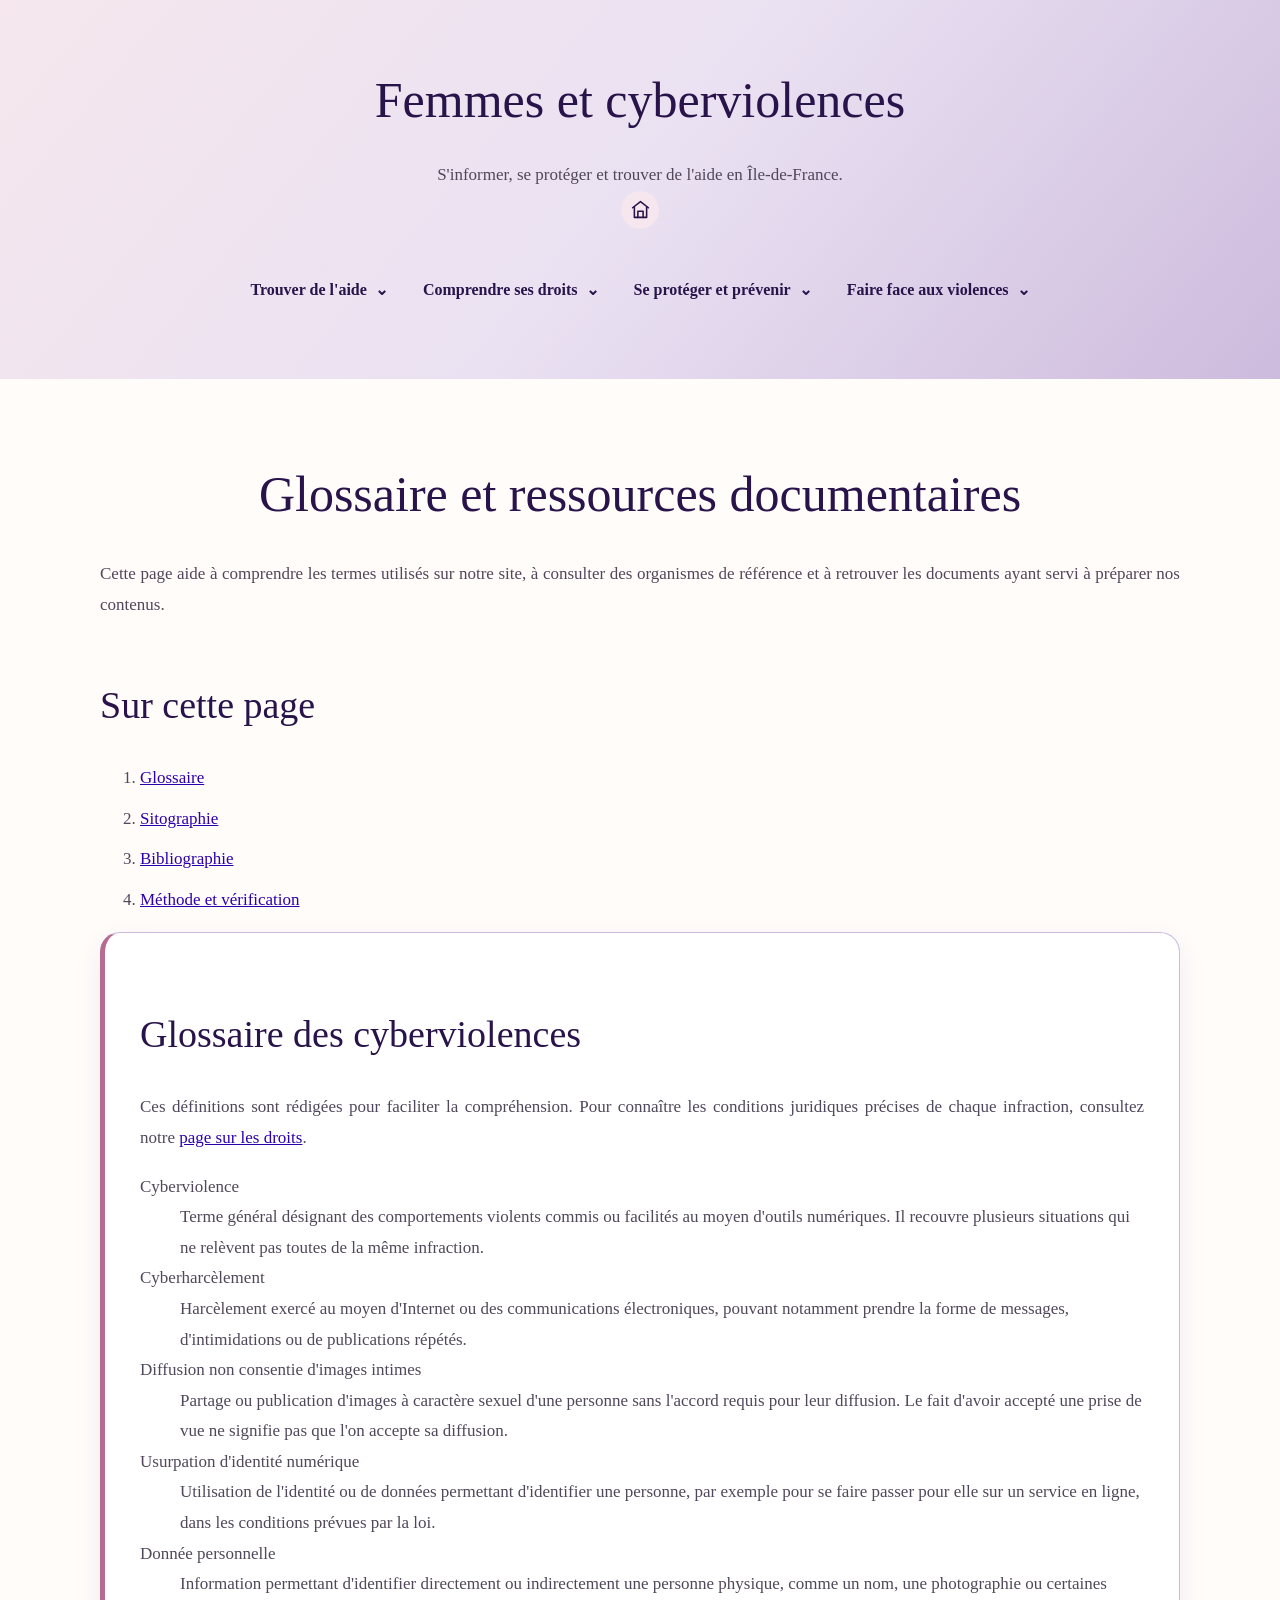
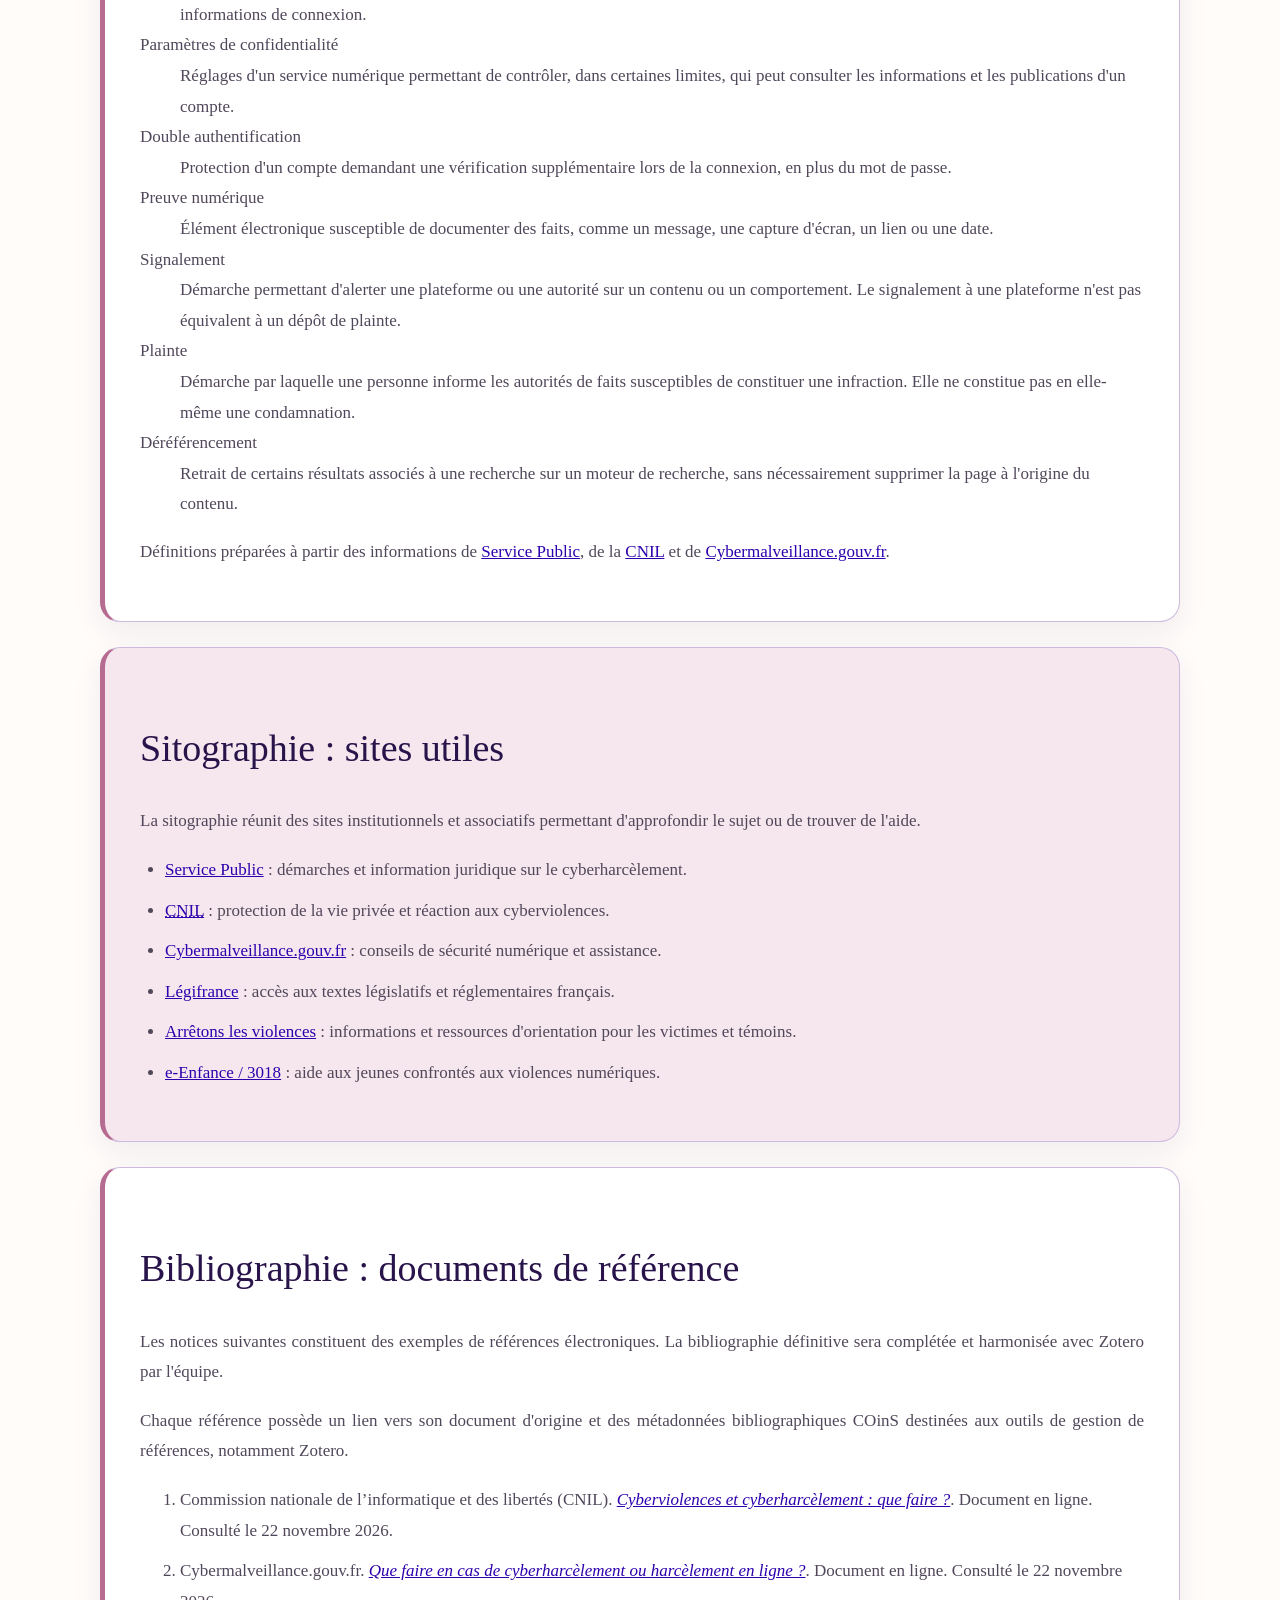
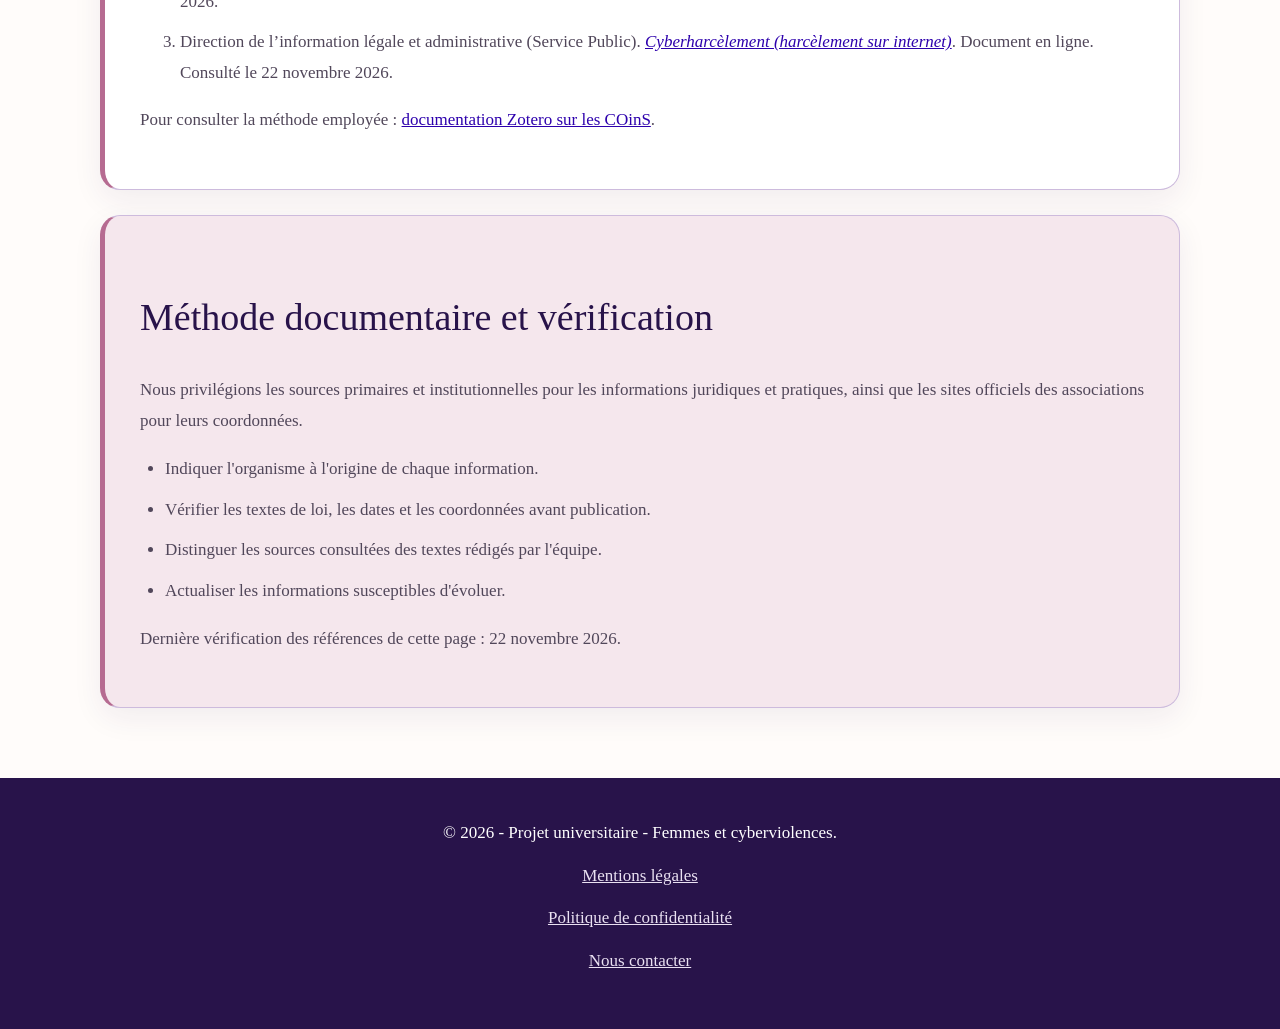
<file: ressources.html>
<!DOCTYPE html>
<html lang="fr">
<head>
    <meta charset="UTF-8">
    <meta name="viewport" content="width=device-width, initial-scale=1.0">
    <meta name="description" content="Glossaire des cyberviolences, sources officielles et références bibliographiques sur les droits des femmes et la sécurité en ligne.">
    <title>Ressources documentaires - Femmes et cyberviolences</title>
    
      <!-- Lien vers la feuille de style CSS -->
    <link rel="stylesheet" href="style.css">
</head>

    <script>
document.addEventListener("DOMContentLoaded", function () {

    const menus = document.querySelectorAll(".menu-deroulant");

    menus.forEach(function (menu) {

        // Ouverture au passage de la souris
        menu.addEventListener("mouseenter", function () {
            menus.forEach(function (autreMenu) {
                autreMenu.open = (autreMenu === menu);
            });
        });

        // Fermeture lorsque la souris quitte la rubrique
        menu.addEventListener("mouseleave", function () {
            menu.open = false;
        });

        // Fermeture des autres menus lorsqu'un menu est ouvert
        menu.addEventListener("toggle", function () {
            if (menu.open) {
                menus.forEach(function (autreMenu) {
                    if (autreMenu !== menu) {
                        autreMenu.open = false;
                    }
                });
            }
        });

    });

});
</script>

<body>

           <!-- EN-TÊTE : TITRE ET TEXTE  -->

    <header class="entete-site">

    <div class="presentation-site">
        <h1>Femmes et cyberviolences</h1>
        <p>S'informer, se protéger et trouver de l'aide en Île-de-France.</p>
    </div>

        <!-- BOUTON ACCUEIL AVEC LOGO MAISON -->
    <a href="index.html"
       class="bouton-accueil"
       aria-label="Retour à l'accueil"
       title="Accueil">

        <svg xmlns="http://www.w3.org/2000/svg"
             width="23"
             height="23"
             viewBox="0 0 24 24"
             fill="none"
             stroke="currentColor"
             stroke-width="1.8"
             stroke-linecap="round"
             stroke-linejoin="round"
             aria-hidden="true">

            <path d="m3 10 9-7 9 7"/>
            <path d="M5 9v12h14V9"/>
            <path d="M9 21v-7h6v7"/>

        </svg>

    </a>

    <!-- MENU PRINCIPAL -->
    <nav class="navigation-principale" aria-label="Navigation principale">

        <details class="menu-deroulant">
            <summary>Trouver de l'aide</summary>
            <ul>
                <li><a href="associations.html">Associations</a></li>
                <li><a href="ressources.html">Ressources</a></li>
            </ul>
        </details>

        <details class="menu-deroulant">
            <summary>Comprendre ses droits</summary>
            <ul>
                <li><a href="droits.html">Comprendre ses droits</a></li>
                <li><a href="chronologie.html">Chronologie</a></li>
            </ul>
        </details>

        <details class="menu-deroulant">
            <summary>Se protéger et prévenir</summary>
            <ul>
                <li><a href="prevention.html">Prévention</a></li>
                <li><a href="protegersescomptes.html">Protéger ses comptes</a></li>
            </ul>
        </details>

        <details class="menu-deroulant">
            <summary>Faire face aux violences</summary>
            <ul>
                <li><a href="victimedeviolence.html">Victime de violences</a></li>
                <li><a href="demarchespoursignaler.html">Signaler les violences</a></li>
                <li><a href="violenceenligne.html">Violences en ligne</a></li>
            </ul>
        </details>
         </nav>

</header>
    
    <main>
        <article>
            <header>
                <h1>Glossaire et ressources documentaires</h1>
                <p>
                    Cette page aide à comprendre les termes utilisés sur notre site,
                    à consulter des organismes de référence et à retrouver
                    les documents ayant servi à préparer nos contenus.
                </p>
            </header>

            <nav aria-label="Sommaire des ressources">
                <h2>Sur cette page</h2>
                <ol>
                    <li><a href="#glossaire">Glossaire</a></li>
                    <li><a href="#sitographie">Sitographie</a></li>
                    <li><a href="#bibliographie">Bibliographie</a></li>
                    <li><a href="#methode">Méthode et vérification</a></li>
                </ol>
            </nav>

            <section id="glossaire">
                <h2>Glossaire des cyberviolences</h2>
                <p>
                    Ces définitions sont rédigées pour faciliter la compréhension.
                    Pour connaître les conditions juridiques précises de chaque
                    infraction, consultez notre <a href="droits.html">page sur les droits</a>.
                </p>
                <dl>
                    <dt id="cyberviolence">Cyberviolence</dt>
                    <dd>
                        Terme général désignant des comportements violents commis ou
                        facilités au moyen d'outils numériques. Il recouvre plusieurs
                        situations qui ne relèvent pas toutes de la même infraction.
                    </dd>

                    <dt id="cyberharcelement">Cyberharcèlement</dt>
                    <dd>
                        Harcèlement exercé au moyen d'Internet ou des communications
                        électroniques, pouvant notamment prendre la forme de messages,
                        d'intimidations ou de publications répétés.
                    </dd>

                    <dt id="image-intime">Diffusion non consentie d'images intimes</dt>
                    <dd>
                        Partage ou publication d'images à caractère sexuel d'une
                        personne sans l'accord requis pour leur diffusion.
                        Le fait d'avoir accepté une prise de vue ne signifie pas
                        que l'on accepte sa diffusion.
                    </dd>

                    <dt id="usurpation">Usurpation d'identité numérique</dt>
                    <dd>
                        Utilisation de l'identité ou de données permettant
                        d'identifier une personne, par exemple pour se faire passer
                        pour elle sur un service en ligne, dans les conditions
                        prévues par la loi.
                    </dd>

                    <dt id="donnee">Donnée personnelle</dt>
                    <dd>
                        Information permettant d'identifier directement ou
                        indirectement une personne physique, comme un nom,
                        une photographie ou certaines informations de connexion.
                    </dd>

                    <dt id="confidentialite">Paramètres de confidentialité</dt>
                    <dd>
                        Réglages d'un service numérique permettant de contrôler,
                        dans certaines limites, qui peut consulter les informations
                        et les publications d'un compte.
                    </dd>

                    <dt id="authentification">Double authentification</dt>
                    <dd>
                        Protection d'un compte demandant une vérification
                        supplémentaire lors de la connexion, en plus du mot de passe.
                    </dd>

                    <dt id="preuve">Preuve numérique</dt>
                    <dd>
                        Élément électronique susceptible de documenter des faits,
                        comme un message, une capture d'écran, un lien ou une date.
                    </dd>

                    <dt id="signalement">Signalement</dt>
                    <dd>
                        Démarche permettant d'alerter une plateforme ou une autorité
                        sur un contenu ou un comportement. Le signalement à une
                        plateforme n'est pas équivalent à un dépôt de plainte.
                    </dd>

                    <dt id="plainte">Plainte</dt>
                    <dd>
                        Démarche par laquelle une personne informe les autorités
                        de faits susceptibles de constituer une infraction.
                        Elle ne constitue pas en elle-même une condamnation.
                    </dd>

                    <dt id="dereferencement">Déréférencement</dt>
                    <dd>
                        Retrait de certains résultats associés à une recherche
                        sur un moteur de recherche, sans nécessairement supprimer
                        la page à l'origine du contenu.
                    </dd>
                </dl>
                <p>
                    Définitions préparées à partir des informations de
                    <a href="https://www.service-public.gouv.fr/particuliers/vosdroits/F32239">Service Public</a>,
                    de la <a href="https://www.cnil.fr/fr/cyberviolences-et-cyberharcelement-que-faire">CNIL</a>
                    et de <a href="https://www.cybermalveillance.gouv.fr/tous-nos-contenus/fiches-reflexes/que-faire-en-cas-de-cyberharcelement-ou-harcelement-en-ligne">Cybermalveillance.gouv.fr</a>.
                </p>
            </section>

            <section id="sitographie">
                <h2>Sitographie : sites utiles</h2>
                <p>
                    La sitographie réunit des sites institutionnels et associatifs
                    permettant d'approfondir le sujet ou de trouver de l'aide.
                </p>
                <ul>
                    <li>
                        <a href="https://www.service-public.gouv.fr/particuliers/vosdroits/F32239">Service Public</a> :
                        démarches et information juridique sur le cyberharcèlement.
                    </li>
                    <li>
                        <a href="https://www.cnil.fr/fr/cyberviolences-et-cyberharcelement-que-faire"><abbr title="Commission nationale de l'informatique et des libertés">CNIL</abbr></a> :
                        protection de la vie privée et réaction aux cyberviolences.
                    </li>
                    <li>
                        <a href="https://www.cybermalveillance.gouv.fr/">Cybermalveillance.gouv.fr</a> :
                        conseils de sécurité numérique et assistance.
                    </li>
                    <li>
                        <a href="https://www.legifrance.gouv.fr/">Légifrance</a> :
                        accès aux textes législatifs et réglementaires français.
                    </li>
                    <li>
                        <a href="https://arretonslesviolences.gouv.fr/">Arrêtons les violences</a> :
                        informations et ressources d'orientation pour les victimes et témoins.
                    </li>
                    <li>
                        <a href="https://e-enfance.org/le3018/">e-Enfance / 3018</a> :
                        aide aux jeunes confrontés aux violences numériques.
                    </li>
                </ul>
            </section>

            <section id="bibliographie">
                <h2>Bibliographie : documents de référence</h2>
                <p>
                    Les notices suivantes constituent des exemples de références
                    électroniques. La bibliographie définitive sera complétée et
                    harmonisée avec Zotero par l'équipe.
                </p>
                <p>
                    Chaque référence possède un lien vers son document d'origine
                    et des métadonnées bibliographiques COinS destinées aux outils
                    de gestion de références, notamment Zotero.
                </p>
                <ol>
                    <li id="ref-cnil">
                        Commission nationale de l’informatique et des libertés (CNIL).
                        <cite><a href="https://www.cnil.fr/fr/cyberviolences-et-cyberharcelement-que-faire">Cyberviolences et cyberharcèlement : que faire ?</a></cite>.
                        Document en ligne. Consulté le
                        <time datetime="2026-11-22">22 novembre 2026</time>.
                        <span class="Z3988" title="url_ver=Z39.88-2004&amp;ctx_ver=Z39.88-2004&amp;rft_val_fmt=info%3Aofi%2Ffmt%3Akev%3Amtx%3Adc&amp;rft.title=Cyberviolences%20et%20cyberharc%C3%A8lement%20%3A%20que%20faire%20%3F&amp;rft.creator=Commission%20nationale%20de%20l%E2%80%99informatique%20et%20des%20libert%C3%A9s%20%28CNIL%29&amp;rft.publisher=CNIL&amp;rft.type=Web%20Page&amp;rft.identifier=https%3A%2F%2Fwww.cnil.fr%2Ffr%2Fcyberviolences-et-cyberharcelement-que-faire&amp;rft.language=fr"></span>
                    </li>
                    <li id="ref-cybermalveillance">
                        Cybermalveillance.gouv.fr.
                        <cite><a href="https://www.cybermalveillance.gouv.fr/tous-nos-contenus/fiches-reflexes/que-faire-en-cas-de-cyberharcelement-ou-harcelement-en-ligne">Que faire en cas de cyberharcèlement ou harcèlement en ligne ?</a></cite>.
                        Document en ligne. Consulté le
                        <time datetime="2026-11-22">22 novembre 2026</time>.
                        <span class="Z3988" title="url_ver=Z39.88-2004&amp;ctx_ver=Z39.88-2004&amp;rft_val_fmt=info%3Aofi%2Ffmt%3Akev%3Amtx%3Adc&amp;rft.title=Que%20faire%20en%20cas%20de%20cyberharc%C3%A8lement%20ou%20harc%C3%A8lement%20en%20ligne%20%3F&amp;rft.creator=Cybermalveillance.gouv.fr&amp;rft.publisher=Cybermalveillance.gouv.fr&amp;rft.type=Web%20Page&amp;rft.identifier=https%3A%2F%2Fwww.cybermalveillance.gouv.fr%2Ftous-nos-contenus%2Ffiches-reflexes%2Fque-faire-en-cas-de-cyberharcelement-ou-harcelement-en-ligne&amp;rft.language=fr"></span>
                    </li>
                    <li id="ref-service-public">
                        Direction de l’information légale et administrative (Service Public).
                        <cite><a href="https://www.service-public.gouv.fr/particuliers/vosdroits/F32239">Cyberharcèlement (harcèlement sur internet)</a></cite>.
                        Document en ligne. Consulté le
                        <time datetime="2026-11-22">22 novembre 2026</time>.
                        <span class="Z3988" title="url_ver=Z39.88-2004&amp;ctx_ver=Z39.88-2004&amp;rft_val_fmt=info%3Aofi%2Ffmt%3Akev%3Amtx%3Adc&amp;rft.title=Cyberharc%C3%A8lement%20%28harc%C3%A8lement%20sur%20internet%29&amp;rft.creator=Direction%20de%20l%E2%80%99information%20l%C3%A9gale%20et%20administrative%20%28Service%20Public%29&amp;rft.publisher=Service%20Public&amp;rft.type=Web%20Page&amp;rft.identifier=https%3A%2F%2Fwww.service-public.gouv.fr%2Fparticuliers%2Fvosdroits%2FF32239&amp;rft.language=fr"></span>
                    </li>
                </ol>
                <!-- Jessica : intégrer ici les notices définitives exportées de Zotero.
                     Vérifier les auteurs, titres, dates et liens avant la publication finale. -->
                <p>
                    Pour consulter la méthode employée :
                    <a href="https://www.zotero.org/support/dev/exposing_metadata/coins">documentation Zotero sur les COinS</a>.
                </p>
            </section>

            <section id="methode">
                <h2>Méthode documentaire et vérification</h2>
                <p>
                    Nous privilégions les sources primaires et institutionnelles
                    pour les informations juridiques et pratiques, ainsi que
                    les sites officiels des associations pour leurs coordonnées.
                </p>
                <ul>
                    <li>Indiquer l'organisme à l'origine de chaque information.</li>
                    <li>Vérifier les textes de loi, les dates et les coordonnées avant publication.</li>
                    <li>Distinguer les sources consultées des textes rédigés par l'équipe.</li>
                    <li>Actualiser les informations susceptibles d'évoluer.</li>
                </ul>
                <p>
                    Dernière vérification des références de cette page :
                    <time datetime="2026-11-22">22 novembre 2026</time>.
                </p>
            </section>
        </article>
    </main>

 <!-- PIED DE PAGE -->

    <footer id="pied-de-page">

        <p>© 2026 - Projet universitaire - Femmes et cyberviolences.</p>

        <p>
            <a href="mentions-legales.html">Mentions légales</a>
        </p>

        <p>
            <a href="confidentialite.html">Politique de confidentialité</a>
        </p>

        <p>
            <a href="contacts.html">Nous contacter</a>
        </p>

        <!-- Mentions légales et licence de réutilisation à compléter -->

    </footer>

</body>
</html>
</file>
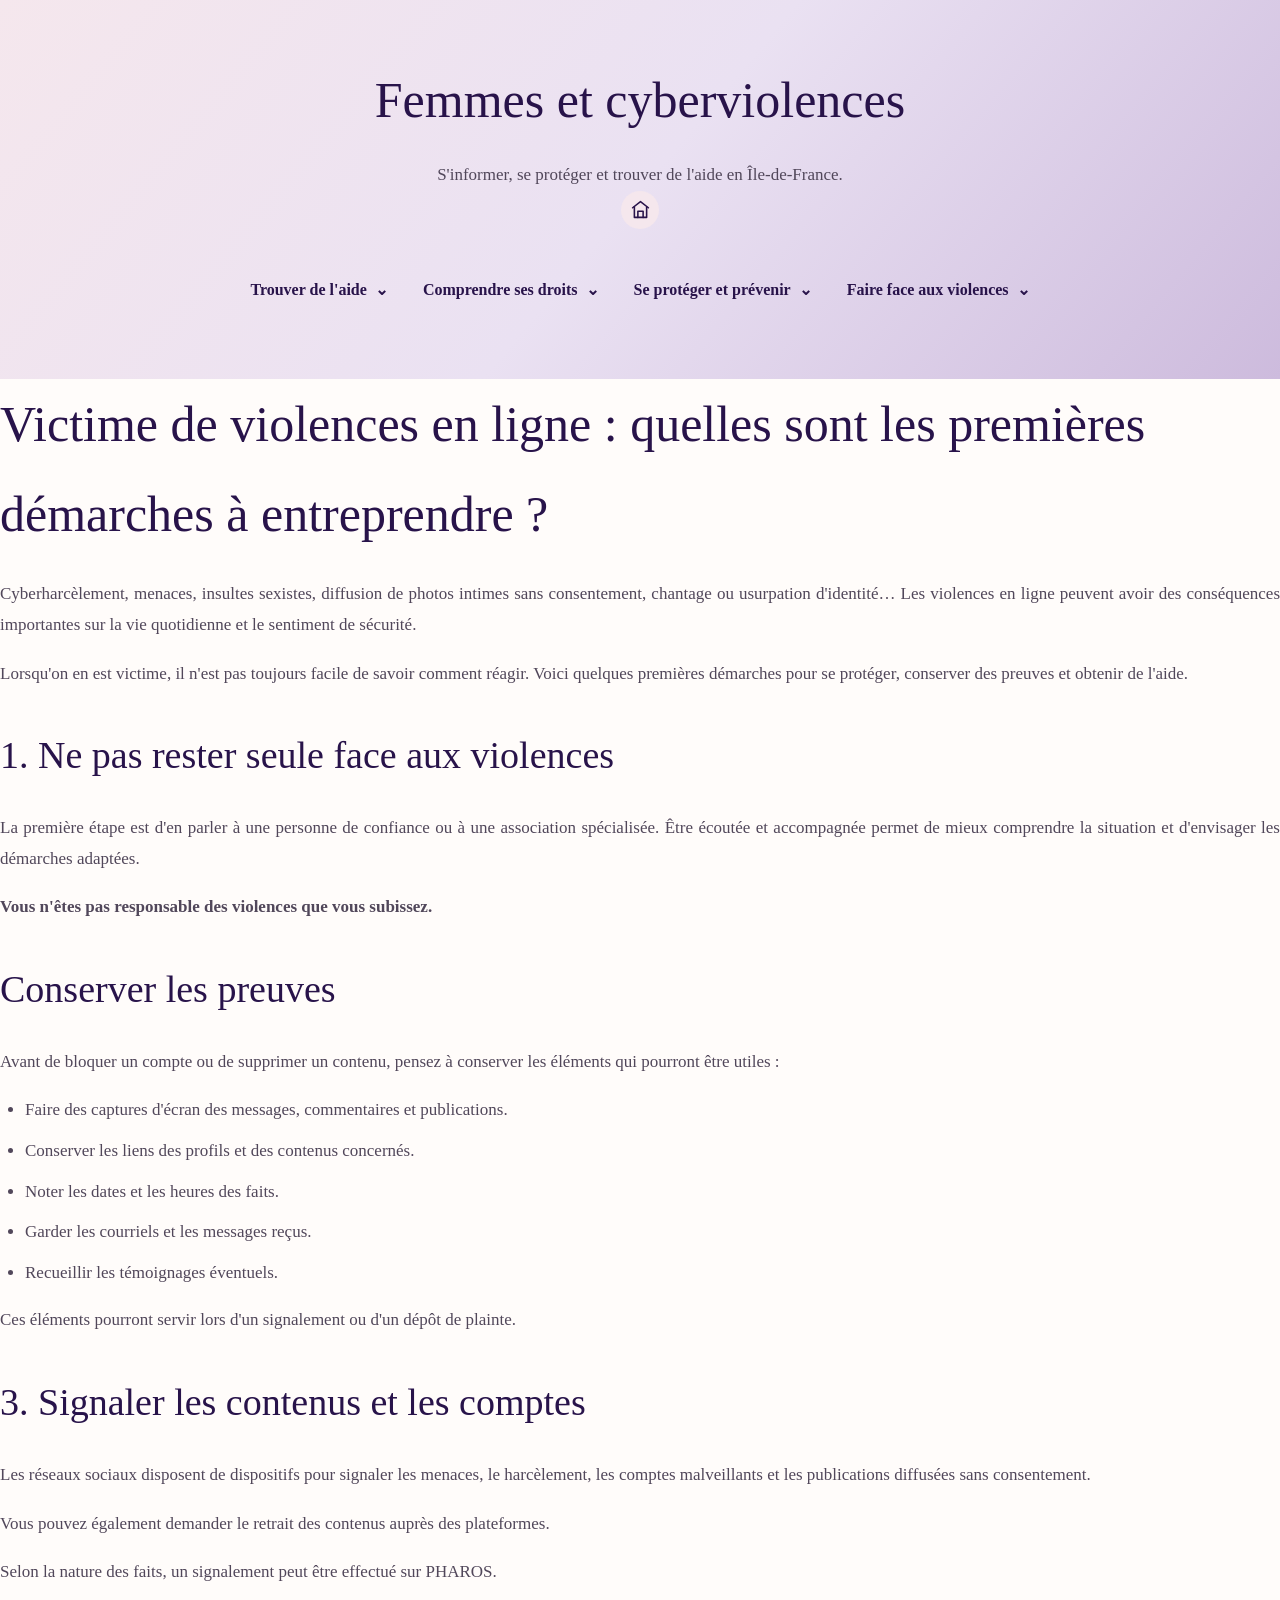
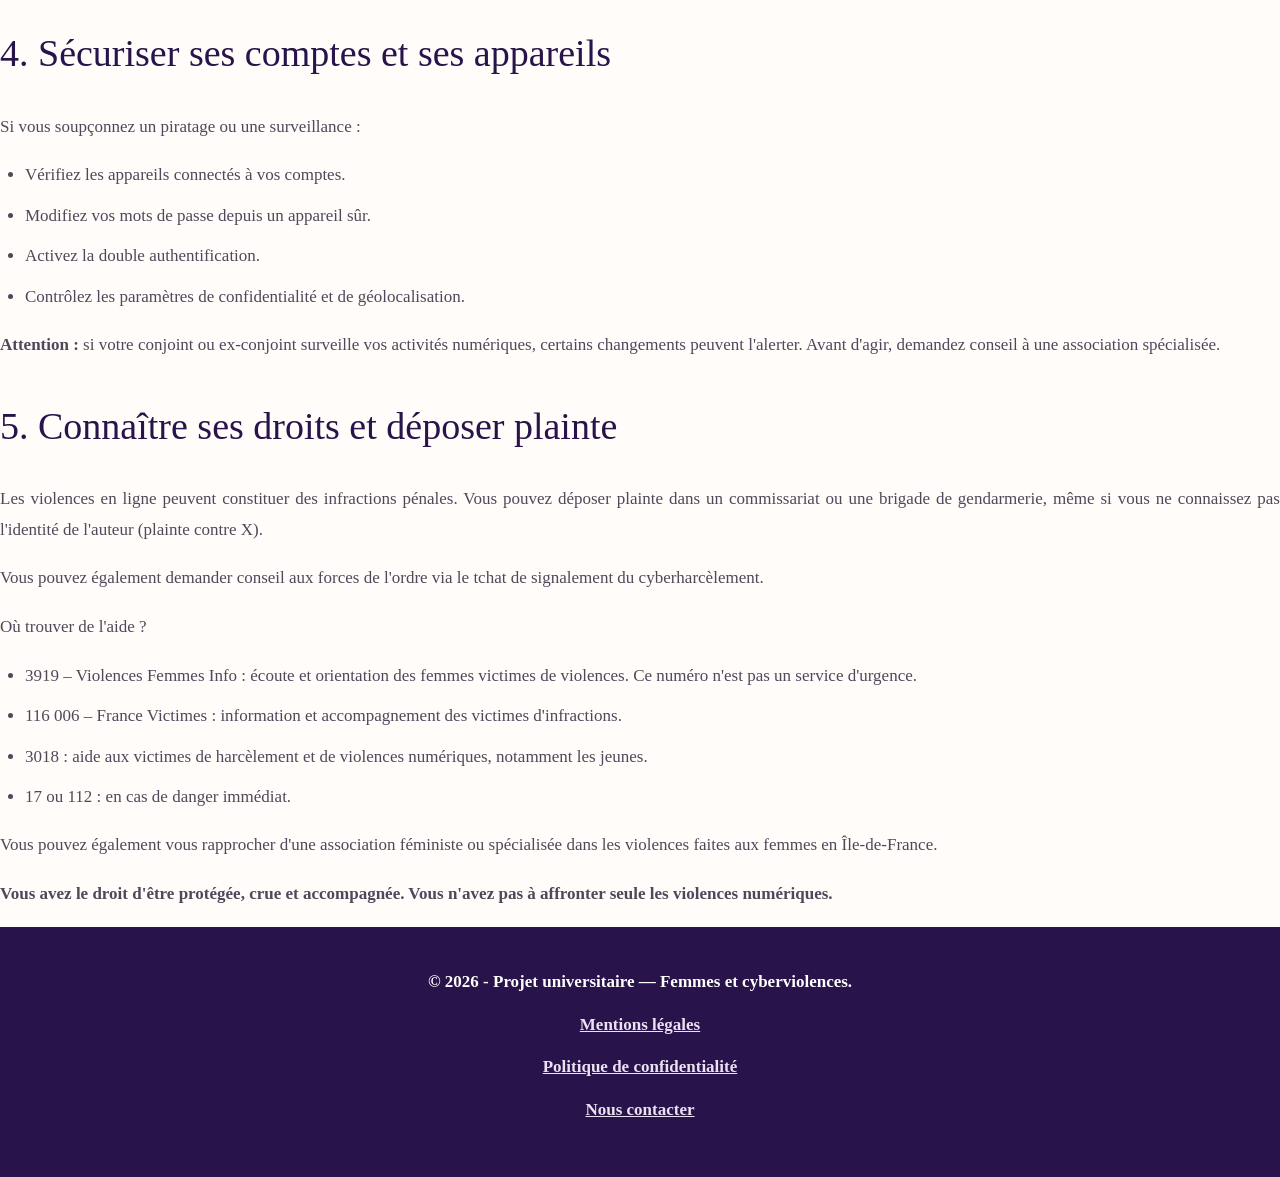
<file: victimedeviolence.html>
<!DOCTYPE html>
<html lang="fr">
<head>
    <meta charset="UTF-8">
    <meta name="viewport" content="width=device-width, initial-scale=1.0">
    <meta name="description" content="Premières démarches à effectuer en cas de violences en ligne : conserver les preuves, sécuriser vos comptes, signaler les contenus abusifs et demander de l’aide pour protéger vos droits et votre sécurité.">
    <title>Victime de violences en ligne : quelles sont les premières démarches à entreprendre ?</title>
	
      <!-- Lien vers la feuille de style CSS -->
    <link rel="stylesheet" href="style.css">
</head>

	<script>
document.addEventListener("DOMContentLoaded", function () {

    const menus = document.querySelectorAll(".menu-deroulant");

    menus.forEach(function (menu) {

        // Ouverture au passage de la souris
        menu.addEventListener("mouseenter", function () {
            menus.forEach(function (autreMenu) {
                autreMenu.open = (autreMenu === menu);
            });
        });

        // Fermeture lorsque la souris quitte la rubrique
        menu.addEventListener("mouseleave", function () {
            menu.open = false;
        });

        // Fermeture des autres menus lorsqu'un menu est ouvert
        menu.addEventListener("toggle", function () {
            if (menu.open) {
                menus.forEach(function (autreMenu) {
                    if (autreMenu !== menu) {
                        autreMenu.open = false;
                    }
                });
            }
        });

    });

});
</script>

<body>

	    <!-- EN-TÊTE : TITRE ET TEXTE  -->

    <header class="entete-site">

    <div class="presentation-site">
        <h1>Femmes et cyberviolences</h1>
        <p>S'informer, se protéger et trouver de l'aide en Île-de-France.</p>
    </div>

		<!-- BOUTON ACCUEIL AVEC LOGO MAISON -->
    <a href="index.html"
       class="bouton-accueil"
       aria-label="Retour à l'accueil"
       title="Accueil">

        <svg xmlns="http://www.w3.org/2000/svg"
             width="23"
             height="23"
             viewBox="0 0 24 24"
             fill="none"
             stroke="currentColor"
             stroke-width="1.8"
             stroke-linecap="round"
             stroke-linejoin="round"
             aria-hidden="true">

            <path d="m3 10 9-7 9 7"/>
            <path d="M5 9v12h14V9"/>
            <path d="M9 21v-7h6v7"/>

        </svg>

    </a>

    <!-- MENU PRINCIPAL -->
    <nav class="navigation-principale" aria-label="Navigation principale">

        <details class="menu-deroulant">
            <summary>Trouver de l'aide</summary>
            <ul>
                <li><a href="associations.html">Associations</a></li>
                <li><a href="ressources.html">Ressources</a></li>
            </ul>
        </details>

        <details class="menu-deroulant">
            <summary>Comprendre ses droits</summary>
            <ul>
                <li><a href="droits.html">Comprendre ses droits</a></li>
                <li><a href="chronologie.html">Chronologie</a></li>
            </ul>
        </details>

        <details class="menu-deroulant">
            <summary>Se protéger et prévenir</summary>
            <ul>
                <li><a href="prevention.html">Prévention</a></li>
                <li><a href="protegersescomptes.html">Protéger ses comptes</a></li>
            </ul>
        </details>

        <details class="menu-deroulant">
            <summary>Faire face aux violences</summary>
            <ul>
                <li><a href="victimedeviolence.html">Victime de violences</a></li>
                <li><a href="demarchespoursignaler.html">Signaler les violences</a></li>
                <li><a href="violenceenligne.html">Violences en ligne</a></li>
            </ul>
        </details>
         </nav>

</header>
    
</head>
<body> 
    <article>
		<h1>Victime de violences en ligne : quelles sont les premières démarches à entreprendre ?</h1>
        <p>Cyberharcèlement, menaces, insultes sexistes, diffusion de photos intimes sans consentement, chantage ou usurpation d'identité… Les violences en ligne peuvent avoir des conséquences importantes sur la vie quotidienne et le sentiment de sécurité.</p>
 		<p>Lorsqu'on en est victime, il n'est pas toujours facile de savoir comment réagir. Voici quelques premières démarches pour se protéger, conserver des preuves et obtenir de l'aide.</p>
        <h2>1. Ne pas rester seule face aux violences</h2>
        <p>La première étape est d'en parler à une personne de confiance ou à une association spécialisée. Être écoutée et accompagnée permet de mieux comprendre la situation et d'envisager les démarches adaptées.</p>
        <p><strong>Vous n'êtes pas responsable des violences que vous subissez.</strong></p>
        <h2>Conserver les preuves</h2>
       <p>Avant de bloquer un compte ou de supprimer un contenu, pensez à conserver les éléments qui pourront être utiles :
       <ul>
       	<li>Faire des captures d'écran des messages, commentaires et publications.</li>
       	<li>Conserver les liens des profils et des contenus concernés.</li>
       	<li>Noter les dates et les heures des faits.</li>
       	<li>Garder les courriels et les messages reçus.</li>
       	<li>Recueillir les témoignages éventuels.</li>
       </ul>
       	Ces éléments pourront servir lors d'un signalement ou d'un dépôt de plainte.</p>
        <h2>3. Signaler les contenus et les comptes</h2>
        <p>Les réseaux sociaux disposent de dispositifs pour signaler les menaces, le harcèlement, les comptes malveillants et les publications diffusées sans consentement.</p>
    	<p>Vous pouvez également demander le retrait des contenus auprès des plateformes.</p>
		<p>Selon la nature des faits, un signalement peut être effectué sur PHAROS.</p>
        <h2>4. Sécuriser ses comptes et ses appareils</h2>
        <p>Si vous soupçonnez un piratage ou une surveillance :
        	<ul>
        		<li> Vérifiez les appareils connectés à vos comptes.</li>
				<li> Modifiez vos mots de passe depuis un appareil sûr.</li>
				<li> Activez la double authentification.</li>
				<li> Contrôlez les paramètres de confidentialité et de géolocalisation.</li>
			</ul>
        <strong>Attention :</strong> si votre conjoint ou ex-conjoint surveille vos activités numériques, certains changements peuvent l'alerter. Avant d'agir, demandez conseil à une association spécialisée.</p>
        <h2>5. Connaître ses droits et déposer plainte</h2>
		<p>Les violences en ligne peuvent constituer des infractions pénales. Vous pouvez déposer plainte dans un commissariat ou une brigade de gendarmerie, même si vous ne connaissez pas l'identité de l'auteur (plainte contre X).</p>
		<p>Vous pouvez également demander conseil aux forces de l'ordre via le tchat de signalement du cyberharcèlement.</p>
		<p> Où trouver de l'aide ?
			<ul> 
				<li>3919 – Violences Femmes Info : écoute et orientation des femmes victimes de violences. Ce numéro n'est pas un service d'urgence.</li>
				<li>116 006 – France Victimes : information et accompagnement des victimes d'infractions.</li>
				<li>3018 : aide aux victimes de harcèlement et de violences numériques, notamment les jeunes.</li>
				<li>17 ou 112 : en cas de danger immédiat.</li>
			</ul>
		Vous pouvez également vous rapprocher d'une association féministe ou spécialisée dans les violences faites aux femmes en Île-de-France.</p>
		<p><strong>Vous avez le droit d'être protégée, crue et accompagnée. Vous n'avez pas à affronter seule les violences numériques.<strong></p>
        </article>
			
<footer id="pied-de-page">
    <p>© 2026 - Projet universitaire — Femmes et cyberviolences.</p>
    <p><a href="mentions-legales.html">Mentions légales</a></p>
    <p><a href="confidentialite.html">Politique de confidentialité</a> </p>
        <p><a href="contacts.html">Nous contacter</a></p>
         <!-- Mentions légales et licence de réutilisation à compléter. -->
</footer>
</body>
</html>
</file>
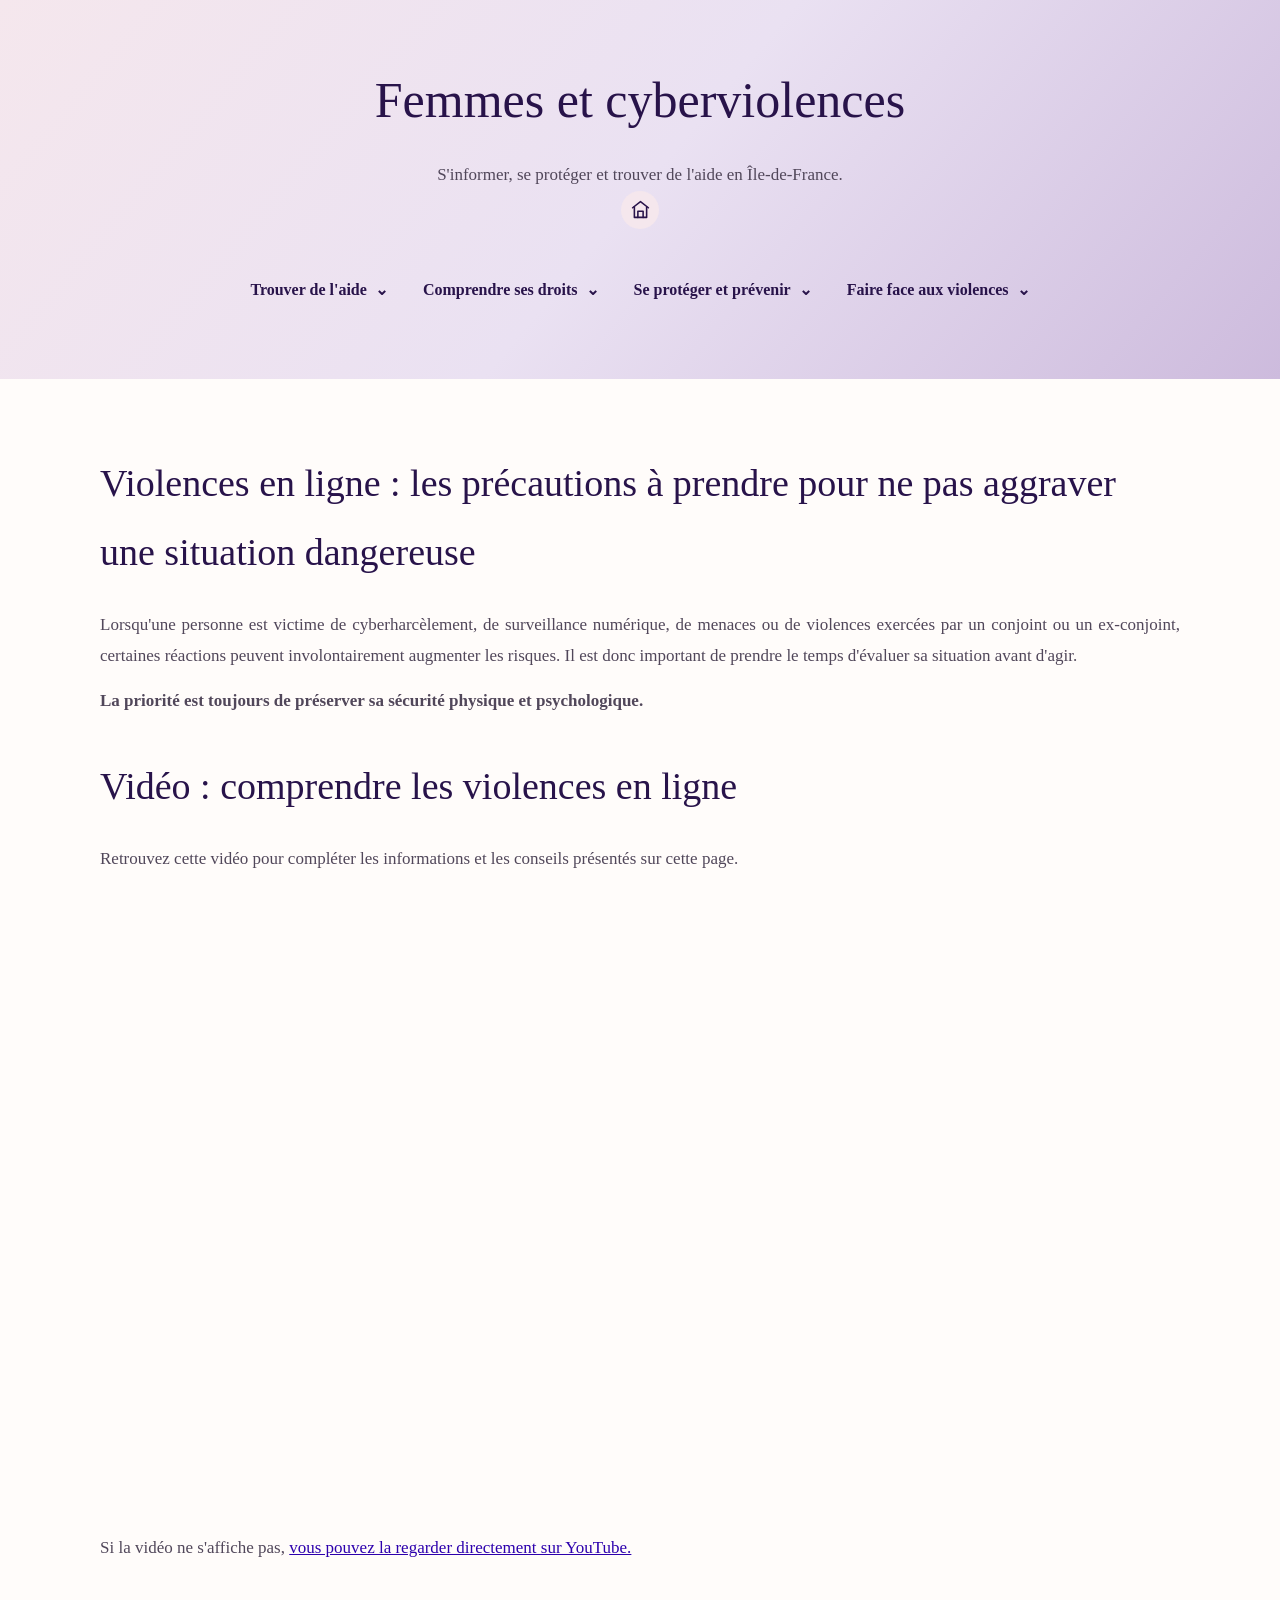
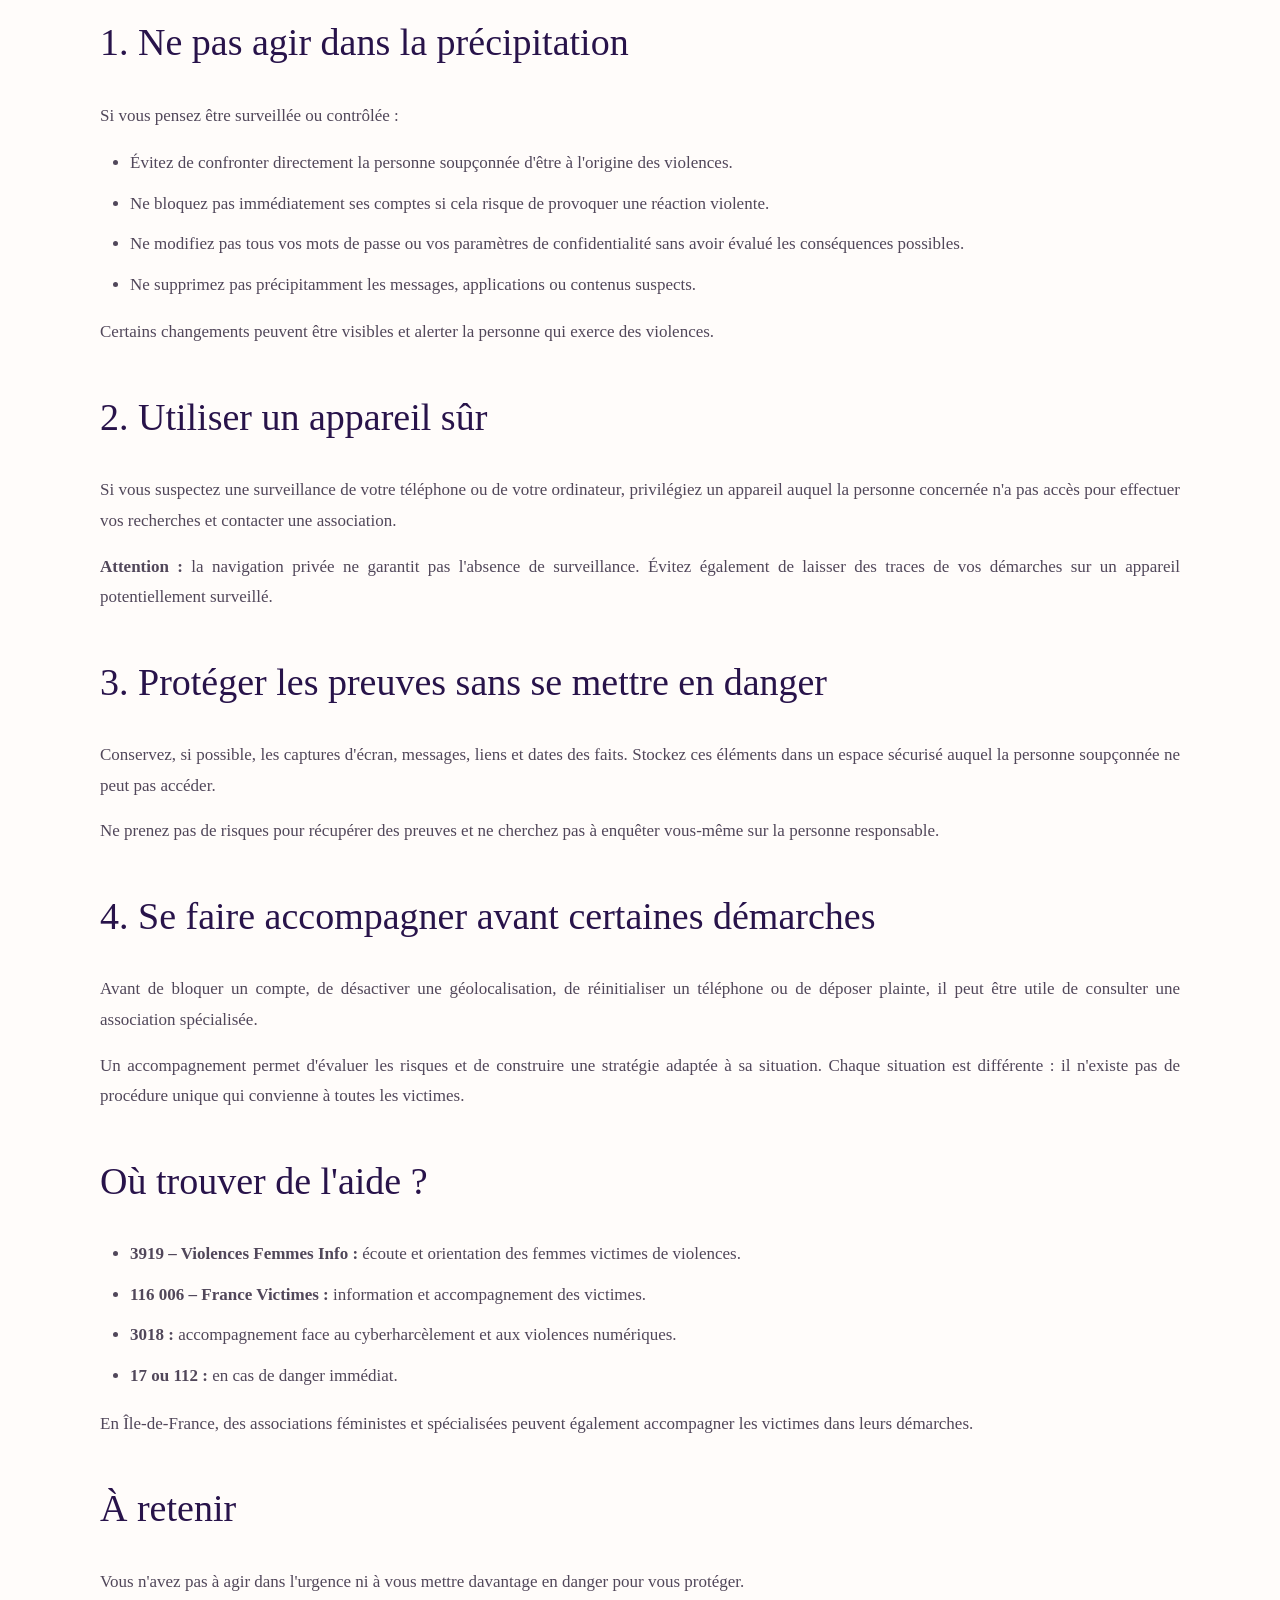
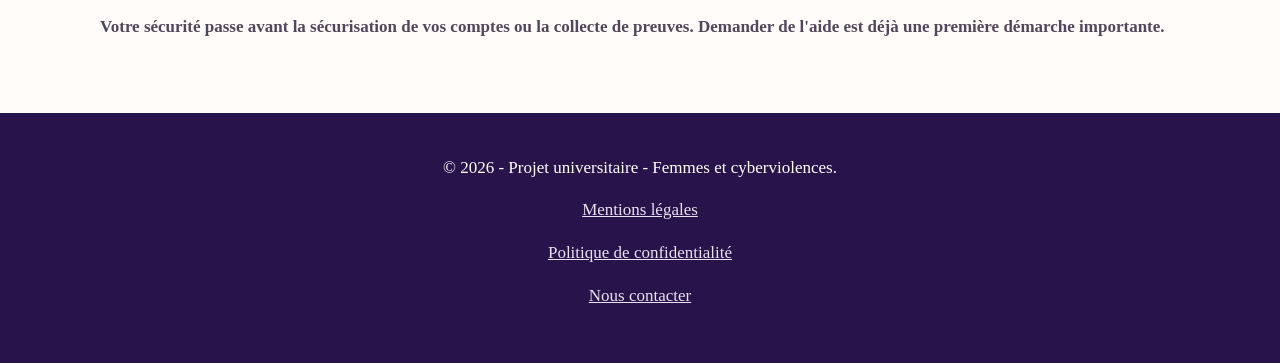
<file: violenceenligne.html>
<!DOCTYPE html>
<html lang="fr">

<head>
    <meta charset="UTF-8">
    <meta name="viewport" content="width=device-width, initial-scale=1.0">

    <meta name="description" content="Conseils de prudence face aux cyberviolences, à la surveillance numérique et aux violences exercées par un conjoint ou un ex-conjoint.">

    <title>Précautions face aux violences en ligne - Femmes et cyberviolences</title>

    <!-- Lien vers la feuille de style CSS -->
    <link rel="stylesheet" href="style.css">
</head>

<body>

    <!-- EN-TÊTE : TITRE ET TEXTE -->

    <header class="entete-site">

        <div class="presentation-site">
            <h1>Femmes et cyberviolences</h1>
            <p>S'informer, se protéger et trouver de l'aide en Île-de-France.</p>
        </div>

        <!-- BOUTON ACCUEIL AVEC LOGO MAISON -->
    <a href="index.html"
       class="bouton-accueil"
       aria-label="Retour à l'accueil"
       title="Accueil">

        <svg xmlns="http://www.w3.org/2000/svg"
             width="23"
             height="23"
             viewBox="0 0 24 24"
             fill="none"
             stroke="currentColor"
             stroke-width="1.8"
             stroke-linecap="round"
             stroke-linejoin="round"
             aria-hidden="true">

            <path d="m3 10 9-7 9 7"/>
            <path d="M5 9v12h14V9"/>
            <path d="M9 21v-7h6v7"/>

        </svg>

    </a>
        
        <!-- MENU PRINCIPAL -->
        <nav class="navigation-principale" aria-label="Navigation principale">

            <details class="menu-deroulant">
                <summary>Trouver de l'aide</summary>
                <ul>
                    <li><a href="associations.html">Associations</a></li>
                    <li><a href="ressources.html">Ressources</a></li>
                </ul>
            </details>

            <details class="menu-deroulant">
                <summary>Comprendre ses droits</summary>
                <ul>
                    <li><a href="droits.html">Comprendre ses droits</a></li>
                    <li><a href="chronologie.html">Chronologie</a></li>
                </ul>
            </details>

            <details class="menu-deroulant">
                <summary>Se protéger et prévenir</summary>
                <ul>
                    <li><a href="prevention.html">Prévention</a></li>
                    <li><a href="protegersescomptes.html">Protéger ses comptes</a></li>
                </ul>
            </details>

            <details class="menu-deroulant">
                <summary>Faire face aux violences</summary>
                <ul>
                    <li><a href="victimedeviolence.html">Victime de violences</a></li>
                    <li><a href="demarchespoursignaler.html">Signaler les violences</a></li>
                    <li><a href="violenceenligne.html">Violences en ligne</a></li>
                </ul>
            </details>

        </nav>

    </header>

    <!-- SCRIPT DU MENU DÉROULANT -->

    <script>
    document.addEventListener("DOMContentLoaded", function () {

        const menus = document.querySelectorAll(".menu-deroulant");

        menus.forEach(function (menu) {

            // Ouverture au passage de la souris
            menu.addEventListener("mouseenter", function () {
                menus.forEach(function (autreMenu) {
                    autreMenu.open = (autreMenu === menu);
                });
            });

            // Fermeture lorsque la souris quitte la rubrique
            menu.addEventListener("mouseleave", function () {
                menu.open = false;
            });

            // Fermeture des autres menus lorsqu'un menu est ouvert
            menu.addEventListener("toggle", function () {
                if (menu.open) {
                    menus.forEach(function (autreMenu) {
                        if (autreMenu !== menu) {
                            autreMenu.open = false;
                        }
                    });
                }
            });

        });

    });
    </script>

    <!-- CONTENU SPÉCIFIQUE À CETTE PAGE -->

    <main class="pages-contenu">

        <article>

            <div class="introduction-page">

                <h2>Violences en ligne : les précautions à prendre pour ne pas aggraver une situation dangereuse</h2>

                <p>
                    Lorsqu'une personne est victime de cyberharcèlement, de surveillance numérique,
                    de menaces ou de violences exercées par un conjoint ou un ex-conjoint,
                    certaines réactions peuvent involontairement augmenter les risques.
                    Il est donc important de prendre le temps d'évaluer sa situation avant d'agir.
                </p>

                <p>
                    <strong>La priorité est toujours de préserver sa sécurité physique et psychologique.</strong>
                </p>

            </div>

            
<!-- VIDÉO YOUTUBE -->

<section id="video">

    <h2>Vidéo : comprendre les violences en ligne</h2>

    <p>
        Retrouvez cette vidéo pour compléter les informations et les conseils
        présentés sur cette page.
    </p>

    <div class="video-container">

        <iframe
            src="https://www.youtube-nocookie.com/embed/zUW3JyLtYsQ"
            title="Vidéo sur les violences en ligne"
            loading="lazy"
            referrerpolicy="strict-origin-when-cross-origin"
            allow="accelerometer; autoplay; clipboard-write; encrypted-media; gyroscope; picture-in-picture; web-share"
            allowfullscreen>
        </iframe>

    </div>

    <p>
        Si la vidéo ne s'affiche pas,
        <a href="https://www.youtube.com/watch?v=zUW3JyLtYsQ"
           target="_blank"
           rel="noopener noreferrer">
            vous pouvez la regarder directement sur YouTube.
        </a>
    </p>

</section>

            <!-- 1. NE PAS AGIR DANS LA PRÉCIPITATION -->

            <section id="precipitation">

                <h2>1. Ne pas agir dans la précipitation</h2>

                <p>
                    Si vous pensez être surveillée ou contrôlée :
                </p>

                <ul>
                    <li>Évitez de confronter directement la personne soupçonnée d'être à l'origine des violences.</li>
                    <li>Ne bloquez pas immédiatement ses comptes si cela risque de provoquer une réaction violente.</li>
                    <li>Ne modifiez pas tous vos mots de passe ou vos paramètres de confidentialité sans avoir évalué les conséquences possibles.</li>
                    <li>Ne supprimez pas précipitamment les messages, applications ou contenus suspects.</li>
                </ul>

                <p>
                    Certains changements peuvent être visibles et alerter la personne qui exerce des violences.
                </p>

            </section>

            <!-- 2. UTILISER UN APPAREIL SÛR -->

            <section id="appareil-sur">

                <h2>2. Utiliser un appareil sûr</h2>

                <p>
                    Si vous suspectez une surveillance de votre téléphone ou de votre ordinateur,
                    privilégiez un appareil auquel la personne concernée n'a pas accès pour effectuer
                    vos recherches et contacter une association.
                </p>

                <p>
                    <strong>Attention :</strong> la navigation privée ne garantit pas l'absence de surveillance.
                    Évitez également de laisser des traces de vos démarches sur un appareil potentiellement surveillé.
                </p>

            </section>

            <!-- 3. PROTÉGER LES PREUVES -->

            <section id="preuves">

                <h2>3. Protéger les preuves sans se mettre en danger</h2>

                <p>
                    Conservez, si possible, les captures d'écran, messages, liens et dates des faits.
                    Stockez ces éléments dans un espace sécurisé auquel la personne soupçonnée ne peut pas accéder.
                </p>

                <p>
                    Ne prenez pas de risques pour récupérer des preuves et ne cherchez pas à enquêter
                    vous-même sur la personne responsable.
                </p>

            </section>

            <!-- 4. SE FAIRE ACCOMPAGNER -->

            <section id="accompagnement">

                <h2>4. Se faire accompagner avant certaines démarches</h2>

                <p>
                    Avant de bloquer un compte, de désactiver une géolocalisation, de réinitialiser
                    un téléphone ou de déposer plainte, il peut être utile de consulter une association spécialisée.
                </p>

                <p>
                    Un accompagnement permet d'évaluer les risques et de construire une stratégie
                    adaptée à sa situation. Chaque situation est différente : il n'existe pas de
                    procédure unique qui convienne à toutes les victimes.
                </p>

            </section>

            <!-- 5. CONTACTS UTILES -->

            <section id="aide">

                <h2>Où trouver de l'aide ?</h2>

                <ul>
                    <li>
                        <strong>3919 – Violences Femmes Info :</strong>
                        écoute et orientation des femmes victimes de violences.
                    </li>

                    <li>
                        <strong>116 006 – France Victimes :</strong>
                        information et accompagnement des victimes.
                    </li>

                    <li>
                        <strong>3018 :</strong>
                        accompagnement face au cyberharcèlement et aux violences numériques.
                    </li>

                    <li>
                        <strong>17 ou 112 :</strong>
                        en cas de danger immédiat.
                    </li>
                </ul>

                <p>
                    En Île-de-France, des associations féministes et spécialisées peuvent également
                    accompagner les victimes dans leurs démarches.
                </p>

            </section>

            <!-- 6. À RETENIR -->

            <section id="a-retenir">

                <h2>À retenir</h2>

                <p>
                    Vous n'avez pas à agir dans l'urgence ni à vous mettre davantage en danger
                    pour vous protéger.
                </p>

                <p>
                    <strong>
                        Votre sécurité passe avant la sécurisation de vos comptes ou la collecte de preuves.
                        Demander de l'aide est déjà une première démarche importante.
                    </strong>
                </p>

            </section>

        </article>

    </main>

    <!-- PIED DE PAGE -->

    <footer id="pied-de-page">

        <p>© 2026 - Projet universitaire - Femmes et cyberviolences.</p>

        <p>
            <a href="mentions-legales.html">Mentions légales</a>
        </p>

        <p>
            <a href="confidentialite.html">Politique de confidentialité</a>
        </p>

        <p>
            <a href="contacts.html">Nous contacter</a>
        </p>

        <!-- Mentions légales et licence de réutilisation à compléter -->

    </footer>

</body>
</html>
</file>
<file: style.css>
/* 1. COULEURS DU SITE */

:root {
    --violet: #2D00AD;
    --violet-encre: #28134A;
    --lilas: #EAE1F2;
    --lilas-moyen: #CDBBDD;
    --rose-poudre: #F5E7ED;
    --rose-accent: #B66B91;
    --ivoire: #FFFCFA;
    --blanc: #FFFFFF;
    --texte: #51475A;
}

/* 2. MISE EN PAGE GÉNÉRALE */

* {
    box-sizing: border-box;
}

html {
    scroll-behavior: smooth;
}

body {
    margin: 0;
    background-color: var(--ivoire);
    color: var(--texte);
    font-family: Georgia, serif;
    font-size: 17px;
    line-height: 1.8;
}

/* Menu intégré dans le header */
body > header.entete-site nav.navigation-principale {
    justify-content: center;
    background-color: transparent;
    border-bottom: none;
    margin-top: 25px;
    flex-wrap: nowrap;
}

/* Centrage du contenu du header */
.presentation-site {
    text-align: center;
}

/* Centrage des rubriques */
.menu-deroulant {
    text-align: center;
}

/* 3. TITRES */

h1, h2, h3, h4 {
    color: var(--violet-encre);
    font-family: "Times New Roman", serif;
    font-weight: normal;
}

h1 {
    font-size: 50px;
    margin: 0 0 20px;
}

h2 {
    font-size: 38px;
    margin-bottom: 24px;
}

h3 {
    color: var(--violet);
    font-size: 28px;
}

h4 {
    color: var(--rose-accent);
    font-size: 22px;
}

/* 4. PARAGRAPHES */

p {
    margin-bottom: 18px;
}
/* Justification des paragraphes */
p {
    text-align: justify;
}

/* 5. EN-TÊTE DU SITE */

body > header.entete-site {
    background-color: var(--lilas);
    background-image: linear-gradient(
        130deg,
        var(--rose-poudre),
        var(--lilas),
        var(--lilas-moyen)
    );

    padding: 55px 30px;
    text-align: center;
}

/* Titre du site */

.entete-site h1 {
    color: var(--violet-encre);
    font-size: 50px;
    margin: 0 0 15px;
    text-align: center;
}

/* Texte sous le titre */

.entete-site p {
    max-width: 670px;
    margin: 0 auto;
    color: var(--texte);
    text-align: center;
}

/* 6. MENU PRINCIPAL HORIZONTAL */

nav.navigation-principale {
    display: flex;
    flex-direction: row;
    flex-wrap: nowrap;
    justify-content: center;
    align-items: center;
    gap: 35px;
    width: 100%;
    margin: 0;
    padding: 12px 20px;
    background-color: var(--blanc);
    border-bottom: 1px solid var(--lilas-moyen);
    position: relative;
    z-index: 100;
    text-align: center;
}

/* Chaque rubrique */

.menu-deroulant {
    position: relative;
    flex: 0 0 auto;
}

/* Titres des rubriques */

.menu-deroulant summary {
    list-style: none;
    cursor: pointer;
    color: var(--violet-encre);
    font-size: 16px;
    font-weight: bold;
    padding: 8px 0;
    white-space: nowrap;
    text-align: center;
}

/* Suppression de la flèche par défaut */

.menu-deroulant summary::-webkit-details-marker {
    display: none;
}

/* Petite flèche personnalisée */

.menu-deroulant summary::after {
    content: "⌄";
    margin-left: 8px;
}

/* Flèche lorsque le menu est ouvert */

.menu-deroulant[open] summary::after {
    content: "⌃";
}

/* Couleur au survol */

.menu-deroulant summary:hover {
    color: var(--rose-accent);
}

/* 7. SOUS-MENUS DÉROULANTS */

.menu-deroulant ul {
    position: absolute;
    top: 100%;
    left: 50%;
    transform: translateX(-50%);
    min-width: 230px;
    margin: 0;
    padding: 10px 0;
    list-style: none;
    background-color: var(--blanc);
    border: 1px solid var(--lilas-moyen);
    border-radius: 12px;
    box-shadow: 0 5px 20px rgba(55, 25, 82, 0.12);
    z-index: 200;
}

/* Liens des sous-menus */

.menu-deroulant ul li a {
    display: block;
    padding: 12px 20px;
    color: var(--violet-encre);
    text-decoration: none;
    font-size: 15px;
}

/* Effet au survol des liens */

.menu-deroulant ul li a:hover {
    background-color: var(--rose-poudre);
    color: var(--violet);
}

/* 8. CONTENU PRINCIPAL */

main {
    width: 90%;
    max-width: 1080px;
    margin: 70px auto;
}

/* Présentation de la page d'accueil */

article > header {
    text-align: center;
    margin-bottom: 50px;
}


/* BOUTON RETOUR À L'ACCUEIL */

.bouton-accueil,
.bouton-accueil:visited {
    display: inline-flex;
    align-items: center;
    justify-content: center;

    width: 38px;
    height: 38px;
    flex: 0 0 38px;

    color: var(--violet-encre);
    background-color: var(--rose-poudre);

    border-radius: 50%;
    text-decoration: none;

    transition: all 0.3s ease;
}

/* LOGO MAISON */

.bouton-accueil svg {
    display: block;
    width: 21px;
    height: 21px;
}

/* EFFET AU SURVOL */

.bouton-accueil:hover {
    color: var(--blanc);
    background-color: var(--rose-accent);
    transform: scale(1.08);
}


/* VIDÉO YOUTUBE RESPONSIVE Adaptation de la vidéo aux écrans d'ordinateur, de tablette et de téléphone */
   
/* VIDÉO YOUTUBE RESPONSIVE */

main #video {
    position: relative;
    display: block;
    width: 100%;
    max-width: none;
    margin: 35px 0 45px;
    padding: 0;
    background: transparent;
    border: none;
    border-radius: 0;
    box-shadow: none;
    z-index: auto;
}

.video-container {
    position: relative;
    width: 100%;
    max-width: 100%;
    aspect-ratio: 16 / 9;
    height: auto;
    padding: 0;
    margin: 25px auto;
    overflow: hidden;
    border-radius: 12px;
}

.video-container iframe {
    position: absolute;
    top: 0;
    left: 0;
    width: 100%;
    height: 100%;
    border: 0;
    border-radius: 12px;
}
/* Le lecteur vidéo occupe toute la zone prévue */

.video-container iframe {
    position: absolute;
    top: 0;
    left: 0;
    width: 100%;
    height: 100%;
    border: 0;
    border-radius: 12px;
}

/* 9. SECTIONS DU SITE */

article > section {
    background-color: var(--blanc);
    margin-bottom: 25px;
    padding: 35px;
    border: 1px solid var(--lilas-moyen);
    border-left: 5px solid var(--rose-accent);
    border-radius: 20px;
    box-shadow: 0 10px 30px rgba(55, 25, 82, 0.07);
}

/* Alternance des couleurs des sections */

article > section:nth-of-type(even) {
    background-color: var(--rose-poudre);
}

/* =========================================
   PRÉSENTATION COMMUNE DES PAGES DE CONTENU
   Sans encadrés autour des sections
========================================= */

/* Sections sans fond, bordure ni ombre */

main.pages-contenu article > section {
    background: transparent;
    border: none;
    border-radius: 0;
    box-shadow: none;
    padding: 0;
    margin-bottom: 35px;
}

/* Suppression de l'alternance des couleurs */

main.pages-contenu article > section:nth-of-type(even) {
    background: transparent;
}

/* Paragraphes sans encadrés */

main.pages-contenu article p {
    background: transparent;
    border: none;
    box-shadow: none;
    padding: 0;
    margin: 15px 0;
    text-align: justify;
}

/* Listes sans encadrés */

main.pages-contenu article ul,
main.pages-contenu article ol {
    background: transparent;
    border: none;
    box-shadow: none;
    padding-left: 30px;
}

/* Introduction sans encadré */

main.pages-contenu .introduction-page {
    background: transparent;
    border: none;
    box-shadow: none;
    padding: 0;
}

/* Rubrique urgence sans encadré */

main.pages-contenu #urgence {
    background: transparent;
    border: none;
    border-radius: 0;
    box-shadow: none;
    padding: 0;
}

/* Rubrique contact sans encadré */

main.pages-contenu #contact {
    background: transparent;
    border: none;
    border-radius: 0;
    box-shadow: none;
    padding: 0;
}

/* 10. INFORMATIONS IMPORTANTES ET URGENCE */

#urgence {
    background-color: var(--rose-poudre);
    border-left: 5px solid var(--rose-accent);
    padding: 30px;
    margin-top: 35px;
    border-radius: 15px;
}

#urgence h3 {
    color: var(--rose-accent);
}

/* 11. LIENS */

a {
    color: var(--violet);
    text-decoration: underline;
}

a:hover {
    color: var(--rose-accent);
}

/* 12. LISTES */

article ul {
    padding-left: 25px;
}

article li {
    margin-bottom: 10px;
}

/* 13. RUBRIQUE CONTACT */

#contact {
    background-color: var(--lilas);
    padding: 35px;
    border-radius: 20px;
    margin-top: 35px;
}

/* 14. PIED DE PAGE */

#pied-de-page {
    background-color: var(--violet-encre);
    color: var(--blanc);
    padding: 40px 20px;
    text-align: center;
}

#pied-de-page a {
    color: var(--lilas);
}

#pied-de-page a:hover {
    color: var(--blanc);
}


/* 15. ADAPTATION AUX TABLETTES ET TÉLÉPHONES */

@media (max-width: 850px) {

    /* En-tête */
    body > header.entete-site {
        padding: 40px 20px;
    }

    .entete-site h1 {
        font-size: 38px;
    }

    /* Navigation */
    nav.navigation-principale {
        flex-wrap: wrap;
        justify-content: center;
        gap: 10px 22px;
        padding: 12px;
    }

    .menu-deroulant summary {
        font-size: 15px;
    }

    /* Contenu */
    main {
        width: 92%;
        margin: 40px auto;
    }

    article > section {
        padding: 25px;
    }
}

/* MISE EN FORME DES PAGES DE CONTENU */

/* Paragraphes justifiés dans le contenu principal */
main article p {
    text-align: justify;
}

/* Sections avec bordure latérale rose */
main article > section {
    background-color: var(--blanc);
    margin-bottom: 25px;
    padding: 35px;
    border: 1px solid var(--lilas-moyen);
    border-left: 5px solid var(--rose-accent);
    border-radius: 20px;
    box-shadow: 0 10px 30px rgba(55, 25, 82, 0.07);
}

/* Alternance des couleurs */
main article > section:nth-of-type(even) {
    background-color: var(--rose-poudre);
}

/* Adaptation aux petits écrans */
@media (max-width: 850px) {
    main article > section {
        padding: 25px;
    }
}

@media (max-width: 500px) {
    main article > section {
        padding: 20px;
    }
}

/* 16. ADAPTATION AUX PETITS TÉLÉPHONES */

@media (max-width: 500px) {

    body {
        font-size: 16px;
    }

    .entete-site h1 {
        font-size: 32px;
    }

    h2 {
        font-size: 30px;
    }

    h3 {
        font-size: 24px;
    }

    nav.navigation-principale {
        justify-content: center;
        gap: 8px 18px;
    }

    .menu-deroulant ul {
        min-width: 200px;
    }

    article > section {
        padding: 20px;
    }
}

/* PIED DE PAGE COMMUN À TOUTES LES PAGES */

body > footer#pied-de-page {
    display: block;
    width: 100%;
    max-width: none;
    margin: 0;
    padding: 40px 20px;
    background-color: var(--violet-encre);
    color: var(--blanc);
    text-align: center;
}

body > footer#pied-de-page p {
    text-align: center;
    margin: 0 0 12px;
}

body > footer#pied-de-page a {
    color: var(--lilas);
    text-align: center;
}

body > footer#pied-de-page a:hover {
    color: var(--blanc);
}

/* 16. ADAPTATION AUX PETITS TÉLÉPHONES */

@media (max-width: 500px) {

    body {
        font-size: 16px;
    }

    .entete-site h1 {
        font-size: 32px;
    }

    h2 {
        font-size: 30px;
    }

    h3 {
        font-size: 24px;
    }

    nav.navigation-principale {
        justify-content: center;
        gap: 8px 18px;
    }

    .menu-deroulant ul {
        min-width: 200px;
    }

    article > section {
        padding: 20px;
    }
    }

/* 17. FOOTER : pleine largeur et texte centré */

#pied-de-page {
    display: block;
    width: 100%;
    max-width: none;
    margin: 0;
    padding: 40px 20px;
    background-color: var(--violet-encre);
    color: var(--blanc);
    text-align: center;
}

#pied-de-page p {
    text-align: center !important;
    margin: 0 0 12px;
}

#pied-de-page a {
    color: var(--lilas);
    text-align: center;
}
    
/* FOOTER : centrage du contenu */

body > footer#pied-de-page {
    width: 100%;
    text-align: center !important;
}

body > footer#pied-de-page p {
    text-align: center !important;
    margin: 0 0 12px;
}

body > footer#pied-de-page a {
    display: inline-block;
    text-align: center;
}
</file>
